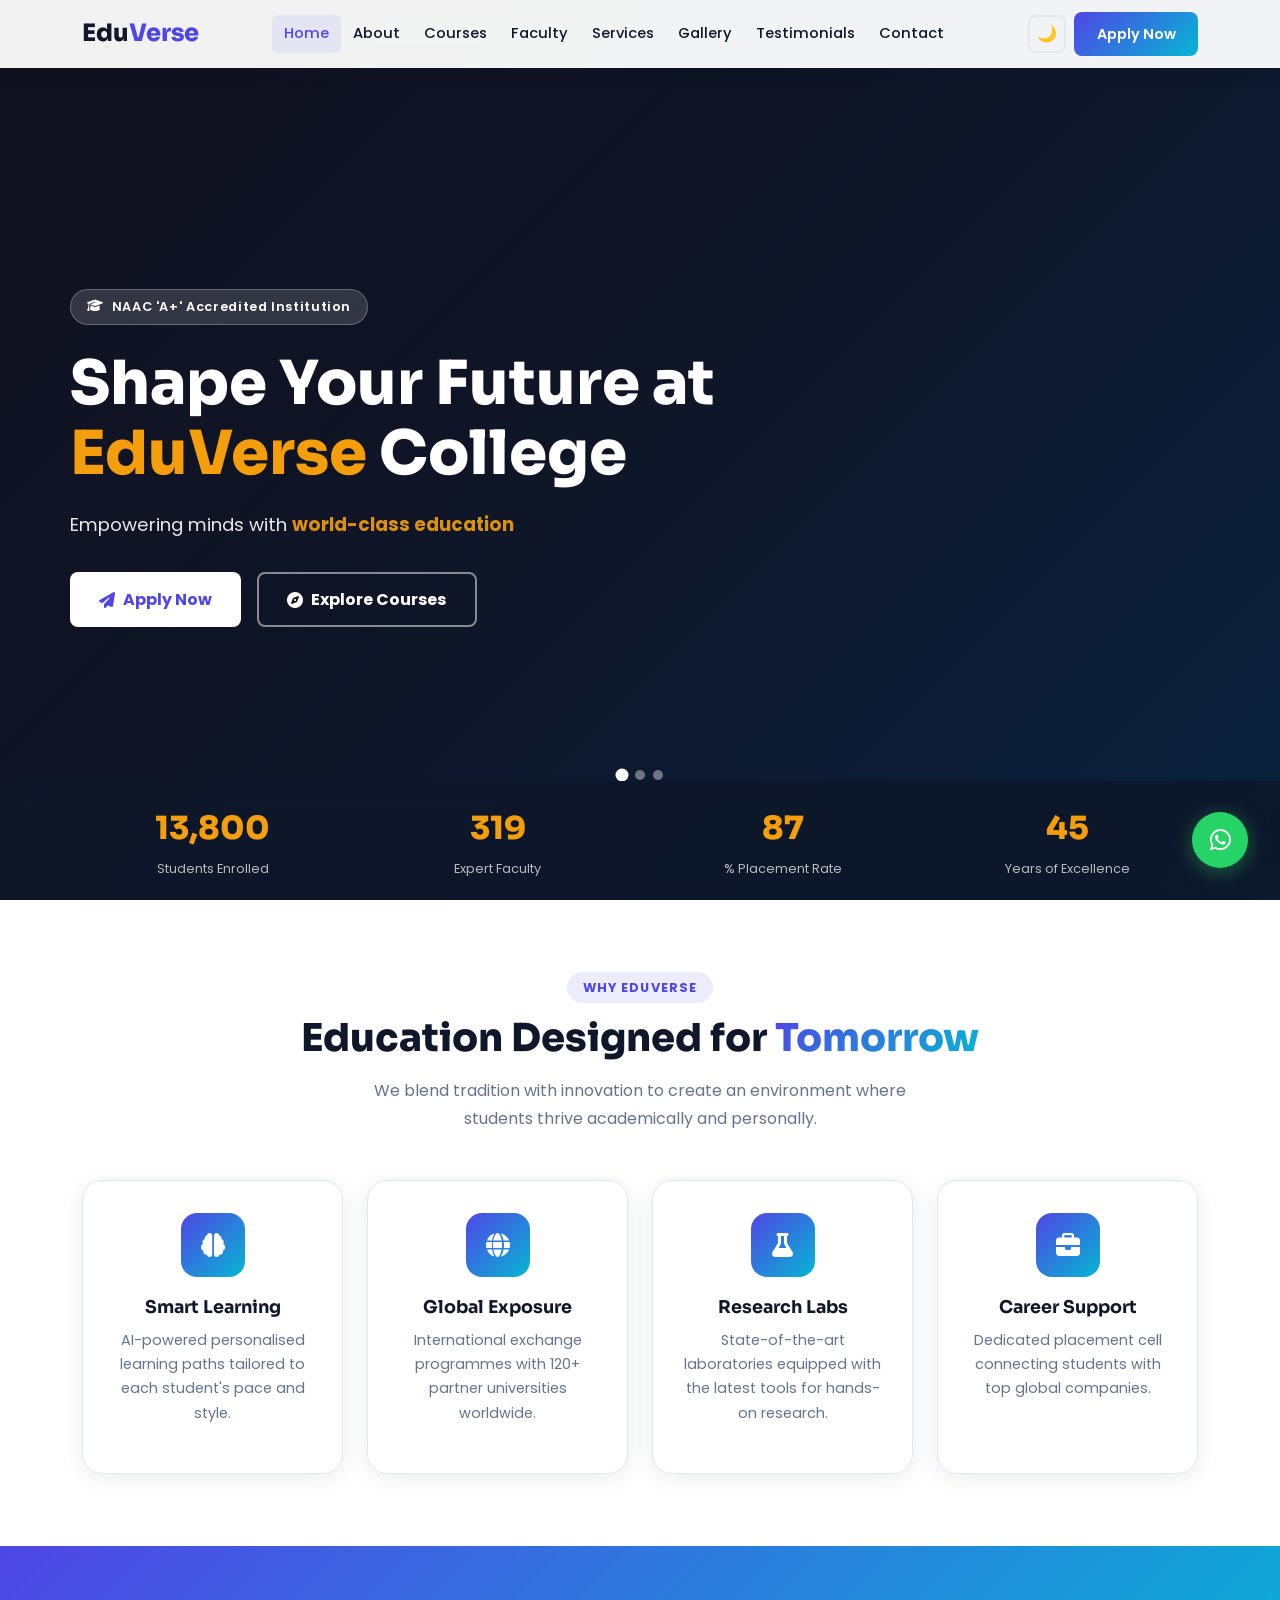
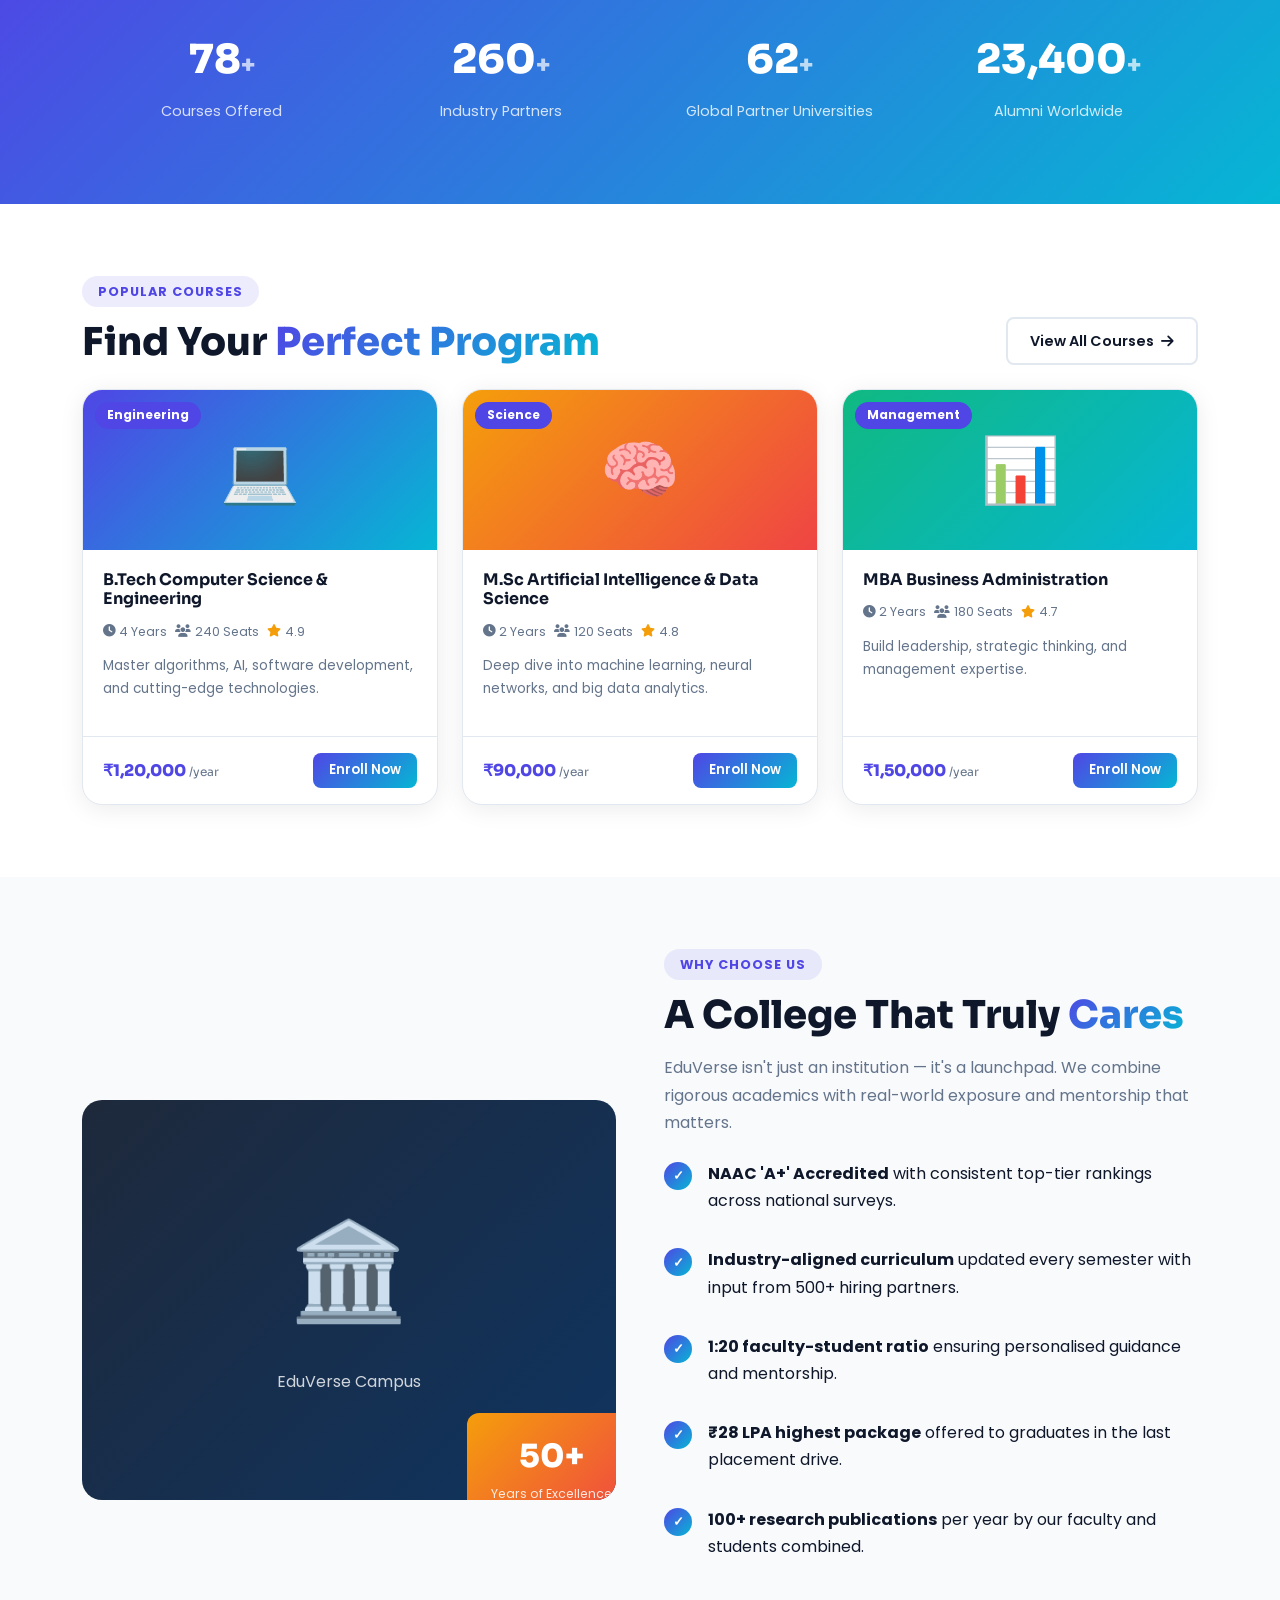
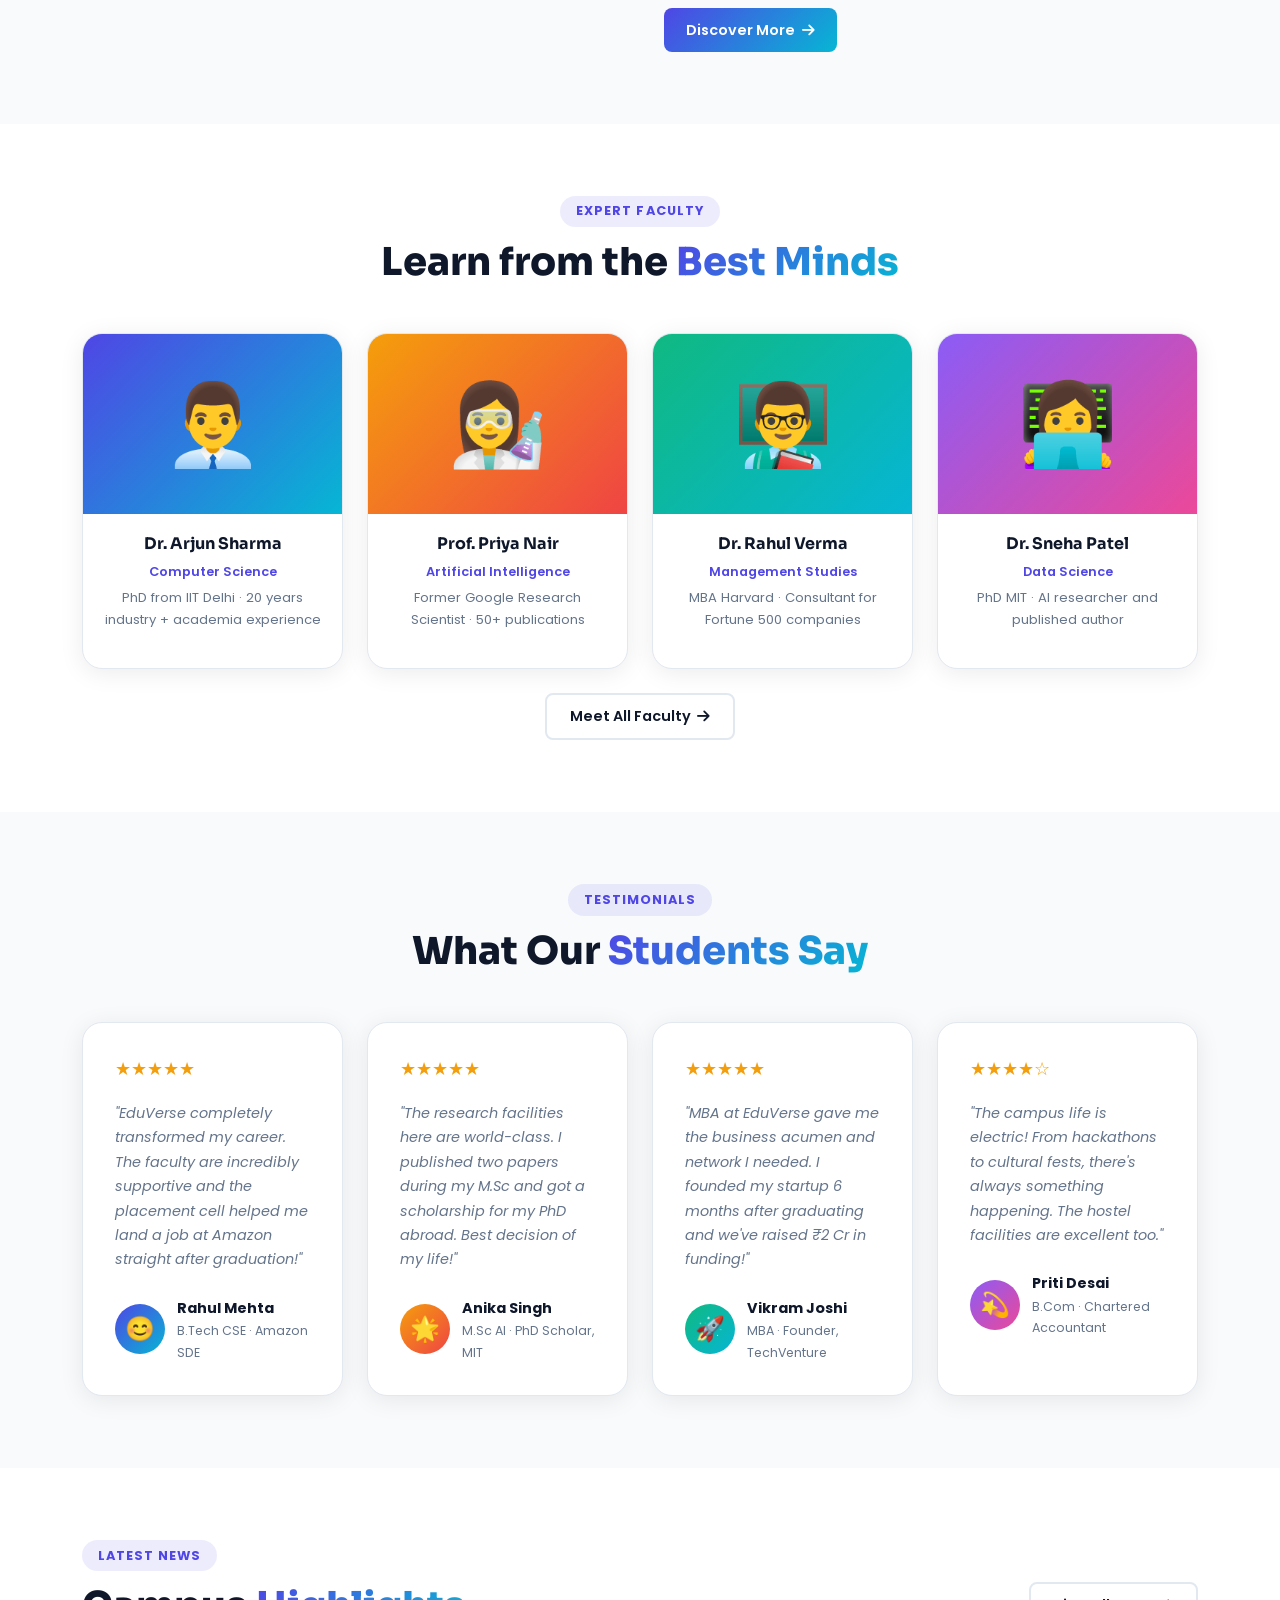
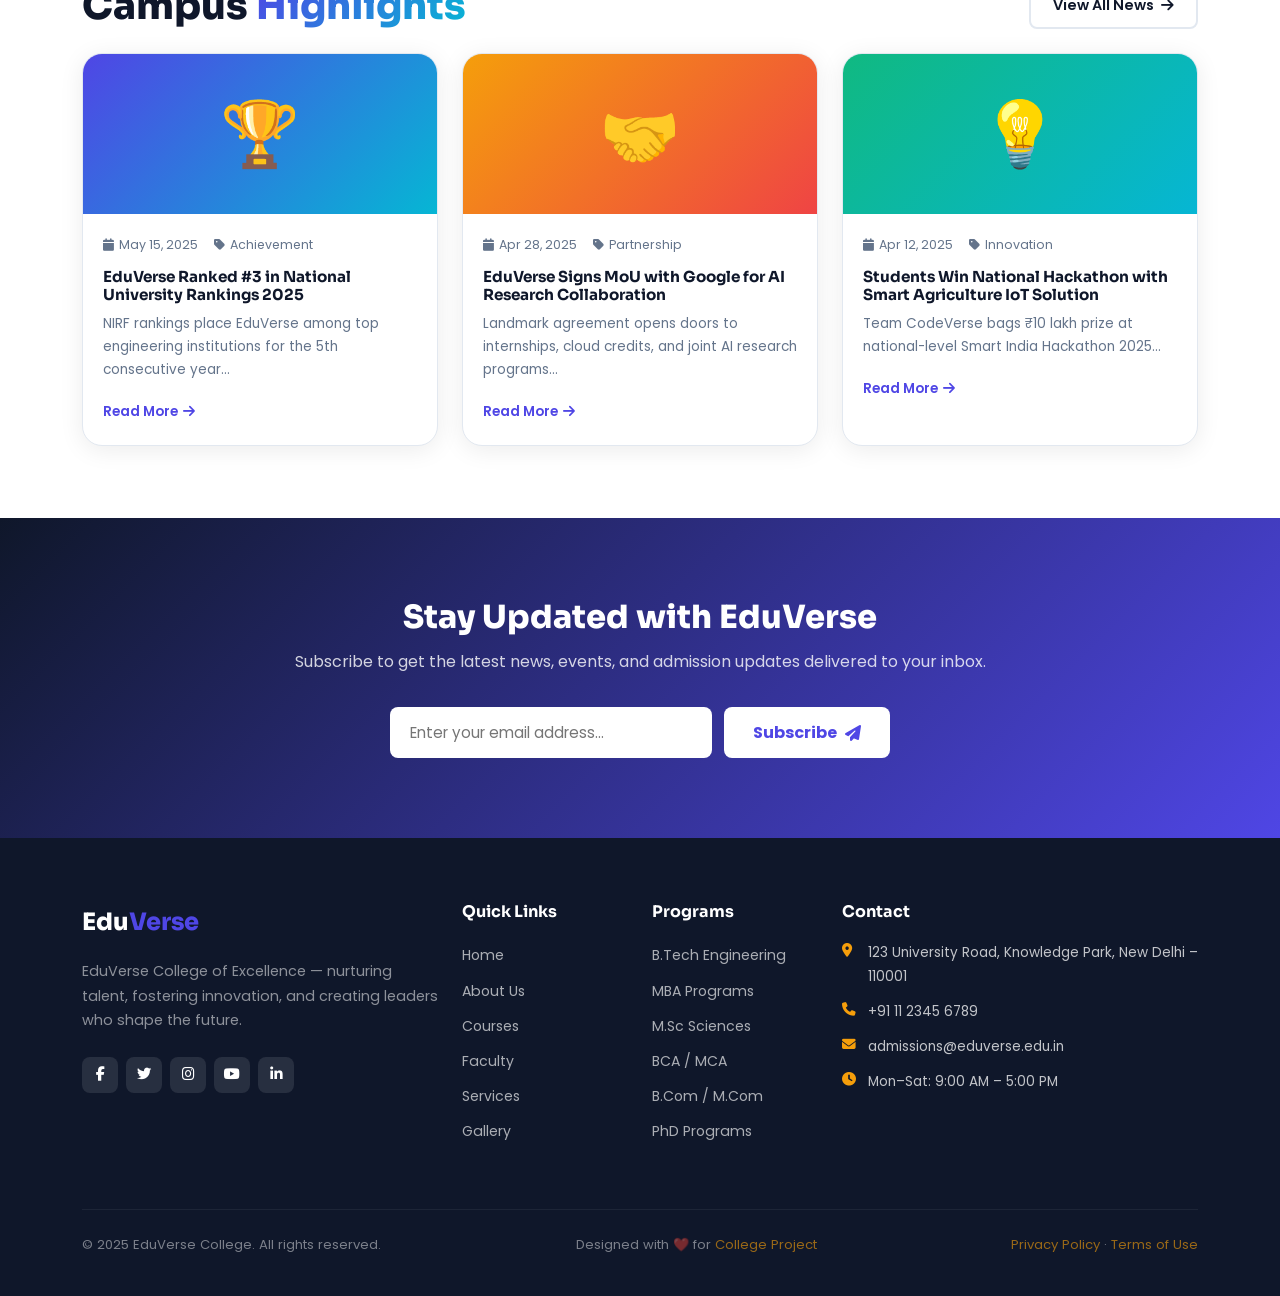
<file: index.html>
<!DOCTYPE html>
<html lang="en" data-theme="light">

<head>
  <meta charset="UTF-8" />
  <meta name="viewport" content="width=device-width, initial-scale=1.0" />
  <title>EduVerse College – Excellence in Education</title>
  <meta name="description" content="EduVerse College offers world-class education with cutting-edge programs, expert faculty, and a vibrant campus life." />

  <!-- Google Fonts -->
  <link rel="preconnect" href="https://fonts.googleapis.com" />
  <link rel="preconnect" href="https://fonts.gstatic.com" crossorigin />
  <link href="https://fonts.googleapis.com/css2?family=Poppins:wght@300;400;500;600;700&family=Sora:wght@600;700;800&display=swap" rel="stylesheet" />

  <!-- Bootstrap 5 CSS -->
  <link href="https://cdn.jsdelivr.net/npm/bootstrap@5.3.3/dist/css/bootstrap.min.css" rel="stylesheet" />

  <!-- Font Awesome -->
  <link rel="stylesheet" href="https://cdnjs.cloudflare.com/ajax/libs/font-awesome/6.5.0/css/all.min.css" />

  <style>
    /* ══ CSS Variables ══ */
    :root {
      --primary: #4f46e5;
      --primary-dark: #3730a3;
      --secondary: #06b6d4;
      --accent: #f59e0b;
      --dark: #0f172a;
      --dark-2: #1e293b;
      --light: #f8fafc;
      --gray: #64748b;
      --gray-light: #e2e8f0;
      --white: #ffffff;
      --radius: 12px;
      --radius-lg: 20px;
      --shadow: 0 4px 24px rgba(0,0,0,0.08);
      --shadow-lg: 0 8px 40px rgba(0,0,0,0.14);
      --transition: all 0.3s ease;
      --font: 'Poppins', sans-serif;
      --font-heading: 'Sora', sans-serif;
      --bg: #ffffff;
      --text: #0f172a;
      --card-bg: #ffffff;
      --nav-bg: rgba(255,255,255,0.95);
    }
    [data-theme="dark"] {
      --bg: #0f172a;
      --text: #f1f5f9;
      --card-bg: #1e293b;
      --nav-bg: rgba(15,23,42,0.97);
      --light: #1e293b;
      --gray-light: #334155;
      --gray: #94a3b8;
      --white: #1e293b;
      --shadow: 0 4px 24px rgba(0,0,0,0.3);
    }

    * { margin:0; padding:0; box-sizing:border-box; }
    html { scroll-behavior:smooth; }
    body { font-family:var(--font); background:var(--bg); color:var(--text); line-height:1.7; transition:var(--transition); }
    h1,h2,h3,h4,h5 { font-family:var(--font-heading); }
    a { text-decoration:none; color:inherit; }

    /* ══ Loading Screen ══ */
    #loading-screen {
      position:fixed; inset:0; background:var(--dark);
      display:flex; flex-direction:column; align-items:center; justify-content:center;
      z-index:9999; transition:opacity 0.5s ease;
    }
    #loading-screen.hidden { opacity:0; pointer-events:none; }
    .loader-logo { font-family:var(--font-heading); font-size:2.5rem; font-weight:800; color:#fff; }
    .loader-logo span { color:var(--accent); }
    .loader-bar { width:200px; height:4px; background:rgba(255,255,255,0.2); border-radius:2px; margin-top:1.5rem; overflow:hidden; }
    .loader-bar-inner { width:0; height:100%; background:linear-gradient(90deg,var(--primary),var(--secondary)); border-radius:2px; animation:loading 2s ease forwards; }
    @keyframes loading { to { width:100%; } }

    /* ══ Navbar ══ */
    .navbar {
      position:fixed; top:0; left:0; right:0; z-index:1000;
      background:var(--nav-bg); backdrop-filter:blur(12px);
      box-shadow:0 2px 20px rgba(0,0,0,0.08);
      padding:0.75rem 0; transition:var(--transition);
    }
    .nav-logo { font-family:var(--font-heading); font-size:1.5rem; font-weight:800; color:var(--text); }
    .nav-logo span { color:var(--primary); }
    .navbar-nav .nav-link {
      color:var(--text) !important; font-weight:500; font-size:0.92rem;
      padding:0.4rem 0.75rem !important; border-radius:6px;
      transition:var(--transition); position:relative;
    }
    .navbar-nav .nav-link:hover,
    .navbar-nav .nav-link.active { color:var(--primary) !important; background:rgba(79,70,229,0.08); }
    .dark-toggle {
      background:none; border:2px solid var(--gray-light);
      border-radius:8px; width:38px; height:38px;
      cursor:pointer; font-size:1rem; transition:var(--transition);
      color:var(--text);
    }
    .dark-toggle:hover { border-color:var(--primary); }
    .navbar-toggler { border:none !important; outline:none !important; box-shadow:none !important; color:var(--text); }

    /* ══ Buttons ══ */
    .btn-primary-custom {
      background:linear-gradient(135deg,var(--primary),var(--secondary));
      color:#fff; border:none; padding:0.6rem 1.4rem; border-radius:8px;
      font-weight:600; font-size:0.9rem; transition:var(--transition);
      display:inline-flex; align-items:center; gap:0.4rem;
    }
    .btn-primary-custom:hover { transform:translateY(-2px); box-shadow:0 6px 20px rgba(79,70,229,0.35); color:#fff; }
    .btn-outline-custom {
      background:transparent; color:var(--text);
      border:2px solid var(--gray-light); padding:0.6rem 1.4rem;
      border-radius:8px; font-weight:600; font-size:0.9rem;
      transition:var(--transition); display:inline-flex; align-items:center; gap:0.4rem;
    }
    .btn-outline-custom:hover { border-color:var(--primary); color:var(--primary); }
    .btn-white-custom {
      background:#fff; color:var(--primary); border:none;
      padding:0.75rem 1.8rem; border-radius:8px;
      font-weight:700; font-size:1rem; transition:var(--transition);
      display:inline-flex; align-items:center; gap:0.5rem;
    }
    .btn-white-custom:hover { transform:translateY(-3px); box-shadow:0 8px 25px rgba(0,0,0,0.2); color:var(--primary); }
    .btn-ghost-white {
      background:transparent; color:#fff;
      border:2px solid rgba(255,255,255,0.5);
      padding:0.75rem 1.8rem; border-radius:8px;
      font-weight:700; font-size:1rem; transition:var(--transition);
      display:inline-flex; align-items:center; gap:0.5rem;
    }
    .btn-ghost-white:hover { border-color:#fff; background:rgba(255,255,255,0.1); color:#fff; }

    /* ══ Hero Section ══ */
    .hero {
      min-height:100vh; position:relative;
      display:flex; flex-direction:column; justify-content:center;
      padding-top:80px; overflow:hidden;
    }
    .hero-bg { position:absolute; inset:0; z-index:0; }
    .hero-slide {
      position:absolute; inset:0; opacity:0;
      transition:opacity 1.2s ease;
    }
    .hero-slide.active { opacity:1; }
    .hero-overlay { position:absolute; inset:0; background:rgba(0,0,0,0.35); }
    .hero-content { position:relative; z-index:2; color:#fff; padding:4rem 0 8rem; }
    .hero-badge {
      display:inline-flex; align-items:center; gap:0.5rem;
      background:rgba(255,255,255,0.15); backdrop-filter:blur(10px);
      border:1px solid rgba(255,255,255,0.25); border-radius:50px;
      padding:0.4rem 1rem; font-size:0.8rem; font-weight:600;
      color:#fff; margin-bottom:1.5rem; letter-spacing:0.05em;
    }
    .hero-content h1 { font-size:clamp(2rem,5vw,3.8rem); font-weight:800; line-height:1.15; margin-bottom:1.25rem; }
    .hero-content p { font-size:1.15rem; opacity:0.9; margin-bottom:2rem; }
    .typing-text { color:var(--accent); }
    .hero-dots { position:absolute; bottom:120px; left:50%; transform:translateX(-50%); z-index:3; display:flex; gap:0.5rem; }
    .hero-dot { width:10px; height:10px; border-radius:50%; background:rgba(255,255,255,0.4); cursor:pointer; transition:var(--transition); }
    .hero-dot.active { background:#fff; transform:scale(1.3); }

    /* Stats Bar */
    .hero-stats {
      position:absolute; bottom:0; left:0; right:0; z-index:3;
      background:rgba(15,23,42,0.85); backdrop-filter:blur(12px);
    }
    .hero-stat-card { text-align:center; padding:1.25rem 1rem; border-right:1px solid rgba(255,255,255,0.1); }
    .hero-stat-card:last-child { border-right:none; }
    .hero-stat-card .num { font-family:var(--font-heading); font-size:2rem; font-weight:800; color:var(--accent); }
    .hero-stat-card .label { color:rgba(255,255,255,0.7); font-size:0.8rem; margin-top:0.2rem; }

    /* ══ Section Common ══ */
    .section-badge {
      display:inline-block; background:rgba(79,70,229,0.1);
      color:var(--primary); font-size:0.8rem; font-weight:700;
      padding:0.3rem 1rem; border-radius:50px;
      letter-spacing:0.08em; text-transform:uppercase; margin-bottom:0.75rem;
    }
    .section-title { font-size:clamp(1.6rem,3.5vw,2.4rem); font-weight:800; margin-bottom:1rem; color:var(--text); }
    .gradient-text { background:linear-gradient(135deg,var(--primary),var(--secondary)); -webkit-background-clip:text; -webkit-text-fill-color:transparent; background-clip:text; }
    .section-desc { color:var(--gray); font-size:1rem; max-width:600px; margin:0 auto; }

    /* ══ Feature Cards ══ */
    .feature-card {
      background:var(--card-bg); border-radius:var(--radius-lg);
      padding:2rem 1.5rem; box-shadow:var(--shadow);
      transition:var(--transition); border:1px solid var(--gray-light);
      text-align:center; height:100%;
    }
    .feature-card:hover { transform:translateY(-6px); box-shadow:var(--shadow-lg); border-color:var(--primary); }
    .feature-card .icon {
      width:64px; height:64px; border-radius:16px; margin:0 auto 1.25rem;
      background:linear-gradient(135deg,var(--primary),var(--secondary));
      display:flex; align-items:center; justify-content:center;
      font-size:1.5rem; color:#fff;
    }
    .feature-card h3 { font-size:1.1rem; font-weight:700; margin-bottom:0.6rem; color:var(--text); }
    .feature-card p { color:var(--gray); font-size:0.9rem; }

    /* ══ Stats Section ══ */
    .stats-section {
      background:linear-gradient(135deg,var(--primary) 0%,var(--secondary) 100%);
      padding:4rem 0;
    }
    .stat-item { text-align:center; padding:1rem; }
    .stat-item .num { font-family:var(--font-heading); font-size:2.5rem; font-weight:800; color:#fff; }
    .stat-item .plus { font-size:1.5rem; color:rgba(255,255,255,0.7); }
    .stat-item .label { color:rgba(255,255,255,0.8); font-size:0.9rem; margin-top:0.3rem; }

    /* ══ Course Cards ══ */
    .course-card {
      background:var(--card-bg); border-radius:var(--radius-lg);
      box-shadow:var(--shadow); border:1px solid var(--gray-light);
      transition:var(--transition); overflow:hidden; display:flex; flex-direction:column; height:100%;
    }
    .course-card:hover { transform:translateY(-6px); box-shadow:var(--shadow-lg); }
    .course-img { height:160px; position:relative; overflow:hidden; }
    .course-badge {
      position:absolute; top:12px; left:12px;
      background:var(--primary); color:#fff;
      padding:0.2rem 0.75rem; border-radius:50px; font-size:0.75rem; font-weight:700;
    }
    .course-body { padding:1.25rem; flex:1; }
    .course-body h3 { font-size:1rem; font-weight:700; margin-bottom:0.75rem; color:var(--text); }
    .course-meta { display:flex; flex-wrap:wrap; gap:0.5rem; margin-bottom:0.75rem; }
    .course-meta span { font-size:0.78rem; color:var(--gray); display:flex; align-items:center; gap:0.25rem; }
    .course-body p { color:var(--gray); font-size:0.85rem; }
    .course-footer { display:flex; justify-content:space-between; align-items:center; padding:1rem 1.25rem; border-top:1px solid var(--gray-light); }
    .course-price { font-family:var(--font-heading); font-weight:800; color:var(--primary); font-size:1rem; }
    .course-price small { color:var(--gray); font-size:0.75rem; font-weight:400; }

    /* ══ Why Us ══ */
    .experience-badge {
      position:absolute; bottom:-20px; right:-20px;
      background:linear-gradient(135deg,var(--accent),#ef4444);
      border-radius:var(--radius); padding:1rem 1.5rem; text-align:center; color:#fff;
    }
    .experience-badge .num { font-family:var(--font-heading); font-size:2rem; font-weight:800; }
    .check-list { list-style:none; padding:0; margin:0 0 2rem 0; }
    .check-item { display:flex; gap:1rem; align-items:flex-start; margin-bottom:1rem; }
    .check { width:28px; height:28px; border-radius:50%; background:linear-gradient(135deg,var(--primary),var(--secondary)); color:#fff; display:flex; align-items:center; justify-content:center; font-size:0.8rem; font-weight:700; flex-shrink:0; margin-top:2px; }

    /* ══ Faculty Cards ══ */
    .faculty-card {
      background:var(--card-bg); border-radius:var(--radius-lg);
      box-shadow:var(--shadow); border:1px solid var(--gray-light);
      transition:var(--transition); overflow:hidden; text-align:center; height:100%;
    }
    .faculty-card:hover { transform:translateY(-6px); box-shadow:var(--shadow-lg); }
    .faculty-img { height:180px; position:relative; overflow:hidden; }
    .faculty-overlay {
      position:absolute; inset:0; background:rgba(79,70,229,0.85);
      display:flex; align-items:center; justify-content:center; gap:1rem;
      opacity:0; transition:var(--transition);
    }
    .faculty-card:hover .faculty-overlay { opacity:1; }
    .faculty-overlay .social-link { color:#fff; font-size:1.2rem; transition:var(--transition); }
    .faculty-overlay .social-link:hover { color:var(--accent); }
    .faculty-body { padding:1.25rem; }
    .faculty-body h3 { font-size:1rem; font-weight:700; color:var(--text); }
    .faculty-body .dept { color:var(--primary); font-size:0.8rem; font-weight:600; margin:0.25rem 0; }
    .faculty-body p { color:var(--gray); font-size:0.82rem; }

    /* ══ Testimonials ══ */
    .testimonial-card {
      background:var(--card-bg); border-radius:var(--radius-lg);
      padding:2rem; box-shadow:var(--shadow); border:1px solid var(--gray-light);
      height:100%;
    }
    .stars { color:var(--accent); font-size:1.1rem; margin-bottom:1rem; }
    .testimonial-card .text { color:var(--gray); font-size:0.9rem; font-style:italic; margin-bottom:1.5rem; }
    .testimonial-author { display:flex; align-items:center; gap:0.75rem; }
    .testimonial-author .name { font-weight:700; font-size:0.9rem; color:var(--text); }
    .testimonial-author .role { font-size:0.78rem; color:var(--gray); }

    /* ══ Blog Cards ══ */
    .blog-card {
      background:var(--card-bg); border-radius:var(--radius-lg);
      box-shadow:var(--shadow); border:1px solid var(--gray-light);
      transition:var(--transition); overflow:hidden; height:100%;
    }
    .blog-card:hover { transform:translateY(-6px); box-shadow:var(--shadow-lg); }
    .blog-img { height:160px; overflow:hidden; }
    .blog-body { padding:1.25rem; }
    .blog-meta { display:flex; gap:1rem; margin-bottom:0.75rem; }
    .blog-meta span { font-size:0.78rem; color:var(--gray); display:flex; align-items:center; gap:0.3rem; }
    .blog-body h3 { font-size:0.95rem; font-weight:700; color:var(--text); margin-bottom:0.5rem; }
    .blog-body p { color:var(--gray); font-size:0.85rem; margin-bottom:1rem; }
    .read-more { color:var(--primary); font-weight:600; font-size:0.85rem; display:inline-flex; align-items:center; gap:0.3rem; transition:var(--transition); }
    .read-more:hover { gap:0.6rem; color:var(--primary-dark); }

    /* ══ Newsletter ══ */
    .newsletter-section {
      background:linear-gradient(135deg,var(--dark) 0%,var(--primary) 100%);
      padding:5rem 0; text-align:center; color:#fff;
    }
    .newsletter-section h2 { font-size:2rem; font-weight:800; margin-bottom:0.75rem; }
    .newsletter-section p { opacity:0.8; margin-bottom:2rem; }
    .newsletter-form { display:flex; gap:0.75rem; max-width:500px; margin:0 auto; flex-wrap:wrap; justify-content:center; }
    .newsletter-form input {
      flex:1; min-width:240px; padding:0.75rem 1.25rem;
      border-radius:8px; border:none; font-family:var(--font); font-size:0.95rem;
      outline:none;
    }

    /* ══ Footer ══ */
    .footer { background:var(--dark); color:rgba(255,255,255,0.75); padding:4rem 0 0; }
    .footer h4 { color:#fff; font-weight:700; margin-bottom:1.25rem; font-size:1rem; }
    .footer-brand p { opacity:0.7; font-size:0.9rem; margin:1rem 0 1.5rem; }
    .footer-links { list-style:none; padding:0; }
    .footer-links li { margin-bottom:0.5rem; }
    .footer-links a { color:rgba(255,255,255,0.65); font-size:0.88rem; transition:var(--transition); }
    .footer-links a:hover { color:var(--accent); padding-left:4px; }
    .footer-contact { list-style:none; padding:0; }
    .footer-contact li { display:flex; gap:0.75rem; align-items:flex-start; margin-bottom:0.75rem; font-size:0.85rem; }
    .footer-contact i { color:var(--accent); margin-top:3px; width:14px; flex-shrink:0; }
    .social-links { display:flex; gap:0.5rem; }
    .social-link-footer {
      width:36px; height:36px; border-radius:8px;
      background:rgba(255,255,255,0.1); color:#fff;
      display:flex; align-items:center; justify-content:center;
      font-size:0.9rem; transition:var(--transition);
    }
    .social-link-footer:hover { background:var(--primary); color:#fff; transform:translateY(-2px); }
    .footer-bottom {
      border-top:1px solid rgba(255,255,255,0.1);
      padding:1.5rem 0; margin-top:3rem;
      display:flex; flex-wrap:wrap; justify-content:space-between;
      gap:0.5rem; font-size:0.82rem; opacity:0.6;
    }
    .footer-bottom a { color:var(--accent); }

    /* ══ WhatsApp Float ══ */
    .wa-float { position:fixed; bottom:2rem; right:2rem; z-index:999; }
    .wa-btn {
      width:56px; height:56px; border-radius:50%;
      background:#25d366; color:#fff; border:none;
      font-size:1.5rem; cursor:pointer; box-shadow:0 4px 20px rgba(37,211,102,0.4);
      transition:var(--transition); display:flex; align-items:center; justify-content:center;
    }
    .wa-btn:hover { transform:scale(1.1); }
    .wa-popup {
      position:absolute; bottom:70px; right:0; width:300px;
      background:var(--card-bg); border-radius:var(--radius-lg);
      box-shadow:var(--shadow-lg); overflow:hidden;
      display:none;
    }
    .wa-popup.show { display:block; animation:slideUp 0.3s ease; }
    @keyframes slideUp { from { opacity:0; transform:translateY(10px); } to { opacity:1; transform:translateY(0); } }
    .wa-popup-header { background:#25d366; color:#fff; padding:1rem; display:flex; gap:0.75rem; align-items:center; }
    .wa-avatar { width:40px; height:40px; border-radius:50%; background:rgba(255,255,255,0.2); display:flex; align-items:center; justify-content:center; font-size:1.2rem; }
    .wa-popup-header h4 { margin:0; font-size:0.9rem; }
    .wa-popup-header p { margin:0; font-size:0.75rem; opacity:0.85; }
    .wa-popup-body { padding:1rem; }
    .wa-popup-body label { font-size:0.82rem; font-weight:600; color:var(--text); margin-bottom:0.25rem; display:block; }
    .wa-popup-body input, .wa-popup-body textarea { width:100%; border:1px solid var(--gray-light); border-radius:8px; padding:0.5rem 0.75rem; font-family:var(--font); font-size:0.85rem; background:var(--bg); color:var(--text); margin-bottom:0.75rem; }
    .wa-send-btn { width:100%; background:#25d366; color:#fff; border:none; border-radius:8px; padding:0.65rem; font-weight:600; cursor:pointer; display:flex; align-items:center; justify-content:center; gap:0.5rem; transition:var(--transition); }
    .wa-send-btn:hover { background:#1ebe5a; }

    /* ══ Back to Top ══ */
    #back-to-top {
      position:fixed; bottom:6rem; right:2rem; z-index:999;
      width:42px; height:42px; border-radius:10px;
      background:var(--primary); color:#fff; border:none;
      font-size:1rem; cursor:pointer; box-shadow:var(--shadow);
      transition:var(--transition); opacity:0; pointer-events:none;
      display:flex; align-items:center; justify-content:center;
    }
    #back-to-top.show { opacity:1; pointer-events:auto; }
    #back-to-top:hover { transform:translateY(-3px); }

    /* ══ Reveal Animations ══ */
    .reveal { opacity:0; transform:translateY(30px); transition:all 0.7s ease; }
    .reveal.visible { opacity:1; transform:translateY(0); }
    .reveal-zoom { opacity:0; transform:scale(0.9); transition:all 0.6s ease; }
    .reveal-zoom.visible { opacity:1; transform:scale(1); }
    .reveal-left { opacity:0; transform:translateX(-40px); transition:all 0.7s ease; }
    .reveal-left.visible { opacity:1; transform:translateX(0); }
    .reveal-right { opacity:0; transform:translateX(40px); transition:all 0.7s ease; }
    .reveal-right.visible { opacity:1; transform:translateX(0); }

    /* ══ Campus Image Placeholder ══ */
    .campus-placeholder {
      width:100%; min-height:400px;
      background:linear-gradient(135deg,#1e293b,#0f3460);
      border-radius:var(--radius-lg);
      display:flex; flex-direction:column;
      align-items:center; justify-content:center;
      color:#fff; position:relative; overflow:hidden;
    }

    /* Responsive tweaks */
    @media (max-width: 768px) {
      .hero-content h1 { font-size:2rem; }
      .hero-stat-card { border-right:none; border-bottom:1px solid rgba(255,255,255,0.1); }
      .hero-stats .row > [class*="col"]:last-child .hero-stat-card { border-bottom:none; }
      .newsletter-form { flex-direction:column; }
      .newsletter-form input { min-width:100%; }
      .footer-bottom { flex-direction:column; align-items:center; text-align:center; }
      .wa-popup { width:260px; }
    }
  </style>
</head>

<body>

  <!-- ══ Loading Screen ══ -->
  <div id="loading-screen">
    <div class="loader-logo">EduVerse<span>.</span></div>
    <div class="loader-bar"><div class="loader-bar-inner"></div></div>
  </div>

  <!-- ══ Navbar ══ -->
  <nav class="navbar navbar-expand-lg">
    <div class="container">
      <a class="nav-logo" href="#">Edu<span>Verse</span></a>
      <button class="navbar-toggler" type="button" data-bs-toggle="collapse" data-bs-target="#navMenu">
        <i class="fas fa-bars"></i>
      </button>
      <div class="collapse navbar-collapse" id="navMenu">
        <ul class="navbar-nav mx-auto">
          <li class="nav-item"><a class="nav-link active" href="#">Home</a></li>
          <li class="nav-item"><a class="nav-link" href="about.html">About</a></li>
          <li class="nav-item"><a class="nav-link" href="courses.html">Courses</a></li>
          <li class="nav-item"><a class="nav-link" href="faculty.html">Faculty</a></li>
          <li class="nav-item"><a class="nav-link" href="services.html">Services</a></li>
          <li class="nav-item"><a class="nav-link" href="gallery.html">Gallery</a></li>
          <li class="nav-item"><a class="nav-link" href="testimonials.html">Testimonials</a></li>
          <li class="nav-item"><a class="nav-link" href="contact.html">Contact</a></li>
        </ul>
        <div class="d-flex align-items-center gap-2 mt-2 mt-lg-0">
          <button class="dark-toggle" id="darkToggle" title="Toggle Dark Mode">🌙</button>
          <a href="contact.html" class="btn-primary-custom">Apply Now</a>
        </div>
      </div>
    </div>
  </nav>

  <!-- ══ Hero Section ══ -->
  <section class="hero" id="home">
    <div class="hero-bg">
      <div class="hero-slide active" style="background:linear-gradient(135deg,#1a1a2e 0%,#16213e 50%,#0f3460 100%);"></div>
      <div class="hero-slide" style="background:linear-gradient(135deg,#0d0d0d 0%,#1a1a2e 50%,#2d1b69 100%);"></div>
      <div class="hero-slide" style="background:linear-gradient(135deg,#0a0a23 0%,#0d2137 50%,#1a3a5c 100%);"></div>
      <div class="hero-overlay"></div>
    </div>

    <div class="container hero-content">
      <div class="hero-badge">
        <i class="fas fa-graduation-cap"></i> NAAC 'A+' Accredited Institution
      </div>
      <h1>Shape Your Future at<br><span style="color:var(--accent)">EduVerse</span> College</h1>
      <p>Empowering minds with <strong class="typing-text" id="typingText">world-class education</strong></p>
      <div class="d-flex flex-wrap gap-3">
        <a href="contact.html" class="btn-white-custom"><i class="fas fa-paper-plane"></i> Apply Now</a>
        <a href="courses.html" class="btn-ghost-white"><i class="fas fa-compass"></i> Explore Courses</a>
      </div>
    </div>

    <div class="hero-dots">
      <div class="hero-dot active" onclick="goToSlide(0)"></div>
      <div class="hero-dot" onclick="goToSlide(1)"></div>
      <div class="hero-dot" onclick="goToSlide(2)"></div>
    </div>

    <div class="hero-stats">
      <div class="container">
        <div class="row">
          <div class="col-6 col-md-3">
            <div class="hero-stat-card reveal-zoom">
              <div class="num" data-count="15000">0</div>
              <div class="label">Students Enrolled</div>
            </div>
          </div>
          <div class="col-6 col-md-3">
            <div class="hero-stat-card reveal-zoom">
              <div class="num" data-count="350">0</div>
              <div class="label">Expert Faculty</div>
            </div>
          </div>
          <div class="col-6 col-md-3">
            <div class="hero-stat-card reveal-zoom">
              <div class="num" data-count="96">0</div>
              <div class="label">% Placement Rate</div>
            </div>
          </div>
          <div class="col-6 col-md-3">
            <div class="hero-stat-card reveal-zoom">
              <div class="num" data-count="50">0</div>
              <div class="label">Years of Excellence</div>
            </div>
          </div>
        </div>
      </div>
    </div>
  </section>

  <!-- ══ Features – Why EduVerse ══ -->
  <section class="py-5">
    <div class="container py-4">
      <div class="text-center mb-5 reveal">
        <span class="section-badge">Why EduVerse</span>
        <h2 class="section-title">Education Designed for <span class="gradient-text">Tomorrow</span></h2>
        <p class="section-desc">We blend tradition with innovation to create an environment where students thrive academically and personally.</p>
      </div>
      <div class="row g-4">
        <div class="col-sm-6 col-lg-3 reveal">
          <div class="feature-card">
            <div class="icon"><i class="fas fa-brain"></i></div>
            <h3>Smart Learning</h3>
            <p>AI-powered personalised learning paths tailored to each student's pace and style.</p>
          </div>
        </div>
        <div class="col-sm-6 col-lg-3 reveal">
          <div class="feature-card">
            <div class="icon"><i class="fas fa-globe"></i></div>
            <h3>Global Exposure</h3>
            <p>International exchange programmes with 120+ partner universities worldwide.</p>
          </div>
        </div>
        <div class="col-sm-6 col-lg-3 reveal">
          <div class="feature-card">
            <div class="icon"><i class="fas fa-flask"></i></div>
            <h3>Research Labs</h3>
            <p>State-of-the-art laboratories equipped with the latest tools for hands-on research.</p>
          </div>
        </div>
        <div class="col-sm-6 col-lg-3 reveal">
          <div class="feature-card">
            <div class="icon"><i class="fas fa-briefcase"></i></div>
            <h3>Career Support</h3>
            <p>Dedicated placement cell connecting students with top global companies.</p>
          </div>
        </div>
      </div>
    </div>
  </section>

  <!-- ══ Stats Counter ══ -->
  <section class="stats-section">
    <div class="container">
      <div class="row g-0 text-center">
        <div class="col-6 col-md-3">
          <div class="stat-item reveal-zoom">
            <div class="num"><span data-count="150">0</span><span class="plus">+</span></div>
            <div class="label">Courses Offered</div>
          </div>
        </div>
        <div class="col-6 col-md-3">
          <div class="stat-item reveal-zoom">
            <div class="num"><span data-count="500">0</span><span class="plus">+</span></div>
            <div class="label">Industry Partners</div>
          </div>
        </div>
        <div class="col-6 col-md-3">
          <div class="stat-item reveal-zoom">
            <div class="num"><span data-count="120">0</span><span class="plus">+</span></div>
            <div class="label">Global Partner Universities</div>
          </div>
        </div>
        <div class="col-6 col-md-3">
          <div class="stat-item reveal-zoom">
            <div class="num"><span data-count="45000">0</span><span class="plus">+</span></div>
            <div class="label">Alumni Worldwide</div>
          </div>
        </div>
      </div>
    </div>
  </section>

  <!-- ══ Popular Courses ══ -->
  <section class="py-5">
    <div class="container py-4">
      <div class="d-flex flex-wrap justify-content-between align-items-end gap-3 mb-4 reveal">
        <div>
          <span class="section-badge">Popular Courses</span>
          <h2 class="section-title mb-0">Find Your <span class="gradient-text">Perfect Program</span></h2>
        </div>
        <a href="courses.html" class="btn-outline-custom">View All Courses <i class="fas fa-arrow-right"></i></a>
      </div>
      <div class="row g-4">
        <div class="col-md-6 col-lg-4 reveal">
          <div class="course-card">
            <div class="course-img">
              <div style="width:100%;height:100%;background:linear-gradient(135deg,#4f46e5,#06b6d4);display:flex;align-items:center;justify-content:center;font-size:4rem;">💻</div>
              <span class="course-badge">Engineering</span>
            </div>
            <div class="course-body">
              <h3>B.Tech Computer Science & Engineering</h3>
              <div class="course-meta">
                <span><i class="fas fa-clock"></i> 4 Years</span>
                <span><i class="fas fa-users"></i> 240 Seats</span>
                <span><i class="fas fa-star" style="color:var(--accent)"></i> 4.9</span>
              </div>
              <p>Master algorithms, AI, software development, and cutting-edge technologies.</p>
            </div>
            <div class="course-footer">
              <div class="course-price">₹1,20,000 <small>/year</small></div>
              <a href="courses.html" class="btn-primary-custom" style="padding:0.4rem 1rem;font-size:0.82rem;">Enroll Now</a>
            </div>
          </div>
        </div>
        <div class="col-md-6 col-lg-4 reveal">
          <div class="course-card">
            <div class="course-img">
              <div style="width:100%;height:100%;background:linear-gradient(135deg,#f59e0b,#ef4444);display:flex;align-items:center;justify-content:center;font-size:4rem;">🧠</div>
              <span class="course-badge">Science</span>
            </div>
            <div class="course-body">
              <h3>M.Sc Artificial Intelligence & Data Science</h3>
              <div class="course-meta">
                <span><i class="fas fa-clock"></i> 2 Years</span>
                <span><i class="fas fa-users"></i> 120 Seats</span>
                <span><i class="fas fa-star" style="color:var(--accent)"></i> 4.8</span>
              </div>
              <p>Deep dive into machine learning, neural networks, and big data analytics.</p>
            </div>
            <div class="course-footer">
              <div class="course-price">₹90,000 <small>/year</small></div>
              <a href="courses.html" class="btn-primary-custom" style="padding:0.4rem 1rem;font-size:0.82rem;">Enroll Now</a>
            </div>
          </div>
        </div>
        <div class="col-md-6 col-lg-4 reveal">
          <div class="course-card">
            <div class="course-img">
              <div style="width:100%;height:100%;background:linear-gradient(135deg,#10b981,#06b6d4);display:flex;align-items:center;justify-content:center;font-size:4rem;">📊</div>
              <span class="course-badge">Management</span>
            </div>
            <div class="course-body">
              <h3>MBA Business Administration</h3>
              <div class="course-meta">
                <span><i class="fas fa-clock"></i> 2 Years</span>
                <span><i class="fas fa-users"></i> 180 Seats</span>
                <span><i class="fas fa-star" style="color:var(--accent)"></i> 4.7</span>
              </div>
              <p>Build leadership, strategic thinking, and management expertise.</p>
            </div>
            <div class="course-footer">
              <div class="course-price">₹1,50,000 <small>/year</small></div>
              <a href="courses.html" class="btn-primary-custom" style="padding:0.4rem 1rem;font-size:0.82rem;">Enroll Now</a>
            </div>
          </div>
        </div>
      </div>
    </div>
  </section>

  <!-- ══ Why Choose Us (Detail) ══ -->
  <section class="py-5" style="background:var(--light);">
    <div class="container py-4">
      <div class="row align-items-center g-5">
        <div class="col-lg-6 reveal-left">
          <div class="campus-placeholder">
            <span style="font-size:6rem;">🏛️</span>
            <p style="opacity:0.8;margin-top:1rem;">EduVerse Campus</p>
            <div class="experience-badge">
              <div class="num">50+</div>
              <p style="margin:0;font-size:0.78rem;opacity:0.85;">Years of Excellence</p>
            </div>
          </div>
        </div>
        <div class="col-lg-6 reveal-right">
          <span class="section-badge">Why Choose Us</span>
          <h2 class="section-title">A College That Truly <span class="gradient-text">Cares</span></h2>
          <p class="mb-4" style="color:var(--gray);">EduVerse isn't just an institution — it's a launchpad. We combine rigorous academics with real-world exposure and mentorship that matters.</p>
          <ul class="check-list">
            <li class="check-item"><div class="check">✓</div><p><strong>NAAC 'A+' Accredited</strong> with consistent top-tier rankings across national surveys.</p></li>
            <li class="check-item"><div class="check">✓</div><p><strong>Industry-aligned curriculum</strong> updated every semester with input from 500+ hiring partners.</p></li>
            <li class="check-item"><div class="check">✓</div><p><strong>1:20 faculty-student ratio</strong> ensuring personalised guidance and mentorship.</p></li>
            <li class="check-item"><div class="check">✓</div><p><strong>₹28 LPA highest package</strong> offered to graduates in the last placement drive.</p></li>
            <li class="check-item"><div class="check">✓</div><p><strong>100+ research publications</strong> per year by our faculty and students combined.</p></li>
          </ul>
          <a href="about.html" class="btn-primary-custom">Discover More <i class="fas fa-arrow-right"></i></a>
        </div>
      </div>
    </div>
  </section>

  <!-- ══ Faculty Highlights ══ -->
  <section class="py-5">
    <div class="container py-4">
      <div class="text-center mb-5 reveal">
        <span class="section-badge">Expert Faculty</span>
        <h2 class="section-title">Learn from the <span class="gradient-text">Best Minds</span></h2>
      </div>
      <div class="row g-4">
        <div class="col-sm-6 col-lg-3 reveal">
          <div class="faculty-card">
            <div class="faculty-img">
              <div style="width:100%;height:100%;background:linear-gradient(135deg,#4f46e5,#06b6d4);display:flex;align-items:center;justify-content:center;font-size:5rem;">👨‍💼</div>
              <div class="faculty-overlay">
                <a href="#" class="social-link"><i class="fab fa-linkedin"></i></a>
                <a href="#" class="social-link"><i class="fab fa-twitter"></i></a>
              </div>
            </div>
            <div class="faculty-body">
              <h3>Dr. Arjun Sharma</h3>
              <p class="dept">Computer Science</p>
              <p>PhD from IIT Delhi · 20 years industry + academia experience</p>
            </div>
          </div>
        </div>
        <div class="col-sm-6 col-lg-3 reveal">
          <div class="faculty-card">
            <div class="faculty-img">
              <div style="width:100%;height:100%;background:linear-gradient(135deg,#f59e0b,#ef4444);display:flex;align-items:center;justify-content:center;font-size:5rem;">👩‍🔬</div>
              <div class="faculty-overlay">
                <a href="#" class="social-link"><i class="fab fa-linkedin"></i></a>
                <a href="#" class="social-link"><i class="fab fa-twitter"></i></a>
              </div>
            </div>
            <div class="faculty-body">
              <h3>Prof. Priya Nair</h3>
              <p class="dept">Artificial Intelligence</p>
              <p>Former Google Research Scientist · 50+ publications</p>
            </div>
          </div>
        </div>
        <div class="col-sm-6 col-lg-3 reveal">
          <div class="faculty-card">
            <div class="faculty-img">
              <div style="width:100%;height:100%;background:linear-gradient(135deg,#10b981,#06b6d4);display:flex;align-items:center;justify-content:center;font-size:5rem;">👨‍🏫</div>
              <div class="faculty-overlay">
                <a href="#" class="social-link"><i class="fab fa-linkedin"></i></a>
                <a href="#" class="social-link"><i class="fab fa-twitter"></i></a>
              </div>
            </div>
            <div class="faculty-body">
              <h3>Dr. Rahul Verma</h3>
              <p class="dept">Management Studies</p>
              <p>MBA Harvard · Consultant for Fortune 500 companies</p>
            </div>
          </div>
        </div>
        <div class="col-sm-6 col-lg-3 reveal">
          <div class="faculty-card">
            <div class="faculty-img">
              <div style="width:100%;height:100%;background:linear-gradient(135deg,#8b5cf6,#ec4899);display:flex;align-items:center;justify-content:center;font-size:5rem;">👩‍💻</div>
              <div class="faculty-overlay">
                <a href="#" class="social-link"><i class="fab fa-linkedin"></i></a>
                <a href="#" class="social-link"><i class="fab fa-twitter"></i></a>
              </div>
            </div>
            <div class="faculty-body">
              <h3>Dr. Sneha Patel</h3>
              <p class="dept">Data Science</p>
              <p>PhD MIT · AI researcher and published author</p>
            </div>
          </div>
        </div>
      </div>
      <div class="text-center mt-4">
        <a href="faculty.html" class="btn-outline-custom">Meet All Faculty <i class="fas fa-arrow-right"></i></a>
      </div>
    </div>
  </section>

  <!-- ══ Testimonials ══ -->
  <section class="py-5" style="background:var(--light);">
    <div class="container py-4">
      <div class="text-center mb-5 reveal">
        <span class="section-badge">Testimonials</span>
        <h2 class="section-title">What Our <span class="gradient-text">Students Say</span></h2>
      </div>
      <div class="row g-4" id="testimonialRow">
        <div class="col-md-6 col-lg-3 reveal">
          <div class="testimonial-card">
            <div class="stars">★★★★★</div>
            <p class="text">"EduVerse completely transformed my career. The faculty are incredibly supportive and the placement cell helped me land a job at Amazon straight after graduation!"</p>
            <div class="testimonial-author">
              <div style="width:50px;height:50px;border-radius:50%;background:linear-gradient(135deg,#4f46e5,#06b6d4);display:flex;align-items:center;justify-content:center;font-size:1.5rem;flex-shrink:0;">😊</div>
              <div>
                <div class="name">Rahul Mehta</div>
                <div class="role">B.Tech CSE · Amazon SDE</div>
              </div>
            </div>
          </div>
        </div>
        <div class="col-md-6 col-lg-3 reveal">
          <div class="testimonial-card">
            <div class="stars">★★★★★</div>
            <p class="text">"The research facilities here are world-class. I published two papers during my M.Sc and got a scholarship for my PhD abroad. Best decision of my life!"</p>
            <div class="testimonial-author">
              <div style="width:50px;height:50px;border-radius:50%;background:linear-gradient(135deg,#f59e0b,#ef4444);display:flex;align-items:center;justify-content:center;font-size:1.5rem;flex-shrink:0;">🌟</div>
              <div>
                <div class="name">Anika Singh</div>
                <div class="role">M.Sc AI · PhD Scholar, MIT</div>
              </div>
            </div>
          </div>
        </div>
        <div class="col-md-6 col-lg-3 reveal">
          <div class="testimonial-card">
            <div class="stars">★★★★★</div>
            <p class="text">"MBA at EduVerse gave me the business acumen and network I needed. I founded my startup 6 months after graduating and we've raised ₹2 Cr in funding!"</p>
            <div class="testimonial-author">
              <div style="width:50px;height:50px;border-radius:50%;background:linear-gradient(135deg,#10b981,#06b6d4);display:flex;align-items:center;justify-content:center;font-size:1.5rem;flex-shrink:0;">🚀</div>
              <div>
                <div class="name">Vikram Joshi</div>
                <div class="role">MBA · Founder, TechVenture</div>
              </div>
            </div>
          </div>
        </div>
        <div class="col-md-6 col-lg-3 reveal">
          <div class="testimonial-card">
            <div class="stars">★★★★☆</div>
            <p class="text">"The campus life is electric! From hackathons to cultural fests, there's always something happening. The hostel facilities are excellent too."</p>
            <div class="testimonial-author">
              <div style="width:50px;height:50px;border-radius:50%;background:linear-gradient(135deg,#8b5cf6,#ec4899);display:flex;align-items:center;justify-content:center;font-size:1.5rem;flex-shrink:0;">💫</div>
              <div>
                <div class="name">Priti Desai</div>
                <div class="role">B.Com · Chartered Accountant</div>
              </div>
            </div>
          </div>
        </div>
      </div>
    </div>
  </section>

  <!-- ══ Blog / News ══ -->
  <section class="py-5">
    <div class="container py-4">
      <div class="d-flex flex-wrap justify-content-between align-items-end gap-3 mb-4 reveal">
        <div>
          <span class="section-badge">Latest News</span>
          <h2 class="section-title mb-0">Campus <span class="gradient-text">Highlights</span></h2>
        </div>
        <a href="#" class="btn-outline-custom">View All News <i class="fas fa-arrow-right"></i></a>
      </div>
      <div class="row g-4">
        <div class="col-md-4 reveal">
          <div class="blog-card">
            <div class="blog-img">
              <div style="width:100%;height:100%;background:linear-gradient(135deg,#4f46e5,#06b6d4);display:flex;align-items:center;justify-content:center;font-size:4rem;">🏆</div>
            </div>
            <div class="blog-body">
              <div class="blog-meta">
                <span><i class="fas fa-calendar"></i> May 15, 2025</span>
                <span><i class="fas fa-tag"></i> Achievement</span>
              </div>
              <h3>EduVerse Ranked #3 in National University Rankings 2025</h3>
              <p>NIRF rankings place EduVerse among top engineering institutions for the 5th consecutive year...</p>
              <a href="#" class="read-more">Read More <i class="fas fa-arrow-right"></i></a>
            </div>
          </div>
        </div>
        <div class="col-md-4 reveal">
          <div class="blog-card">
            <div class="blog-img">
              <div style="width:100%;height:100%;background:linear-gradient(135deg,#f59e0b,#ef4444);display:flex;align-items:center;justify-content:center;font-size:4rem;">🤝</div>
            </div>
            <div class="blog-body">
              <div class="blog-meta">
                <span><i class="fas fa-calendar"></i> Apr 28, 2025</span>
                <span><i class="fas fa-tag"></i> Partnership</span>
              </div>
              <h3>EduVerse Signs MoU with Google for AI Research Collaboration</h3>
              <p>Landmark agreement opens doors to internships, cloud credits, and joint AI research programs...</p>
              <a href="#" class="read-more">Read More <i class="fas fa-arrow-right"></i></a>
            </div>
          </div>
        </div>
        <div class="col-md-4 reveal">
          <div class="blog-card">
            <div class="blog-img">
              <div style="width:100%;height:100%;background:linear-gradient(135deg,#10b981,#06b6d4);display:flex;align-items:center;justify-content:center;font-size:4rem;">💡</div>
            </div>
            <div class="blog-body">
              <div class="blog-meta">
                <span><i class="fas fa-calendar"></i> Apr 12, 2025</span>
                <span><i class="fas fa-tag"></i> Innovation</span>
              </div>
              <h3>Students Win National Hackathon with Smart Agriculture IoT Solution</h3>
              <p>Team CodeVerse bags ₹10 lakh prize at national-level Smart India Hackathon 2025...</p>
              <a href="#" class="read-more">Read More <i class="fas fa-arrow-right"></i></a>
            </div>
          </div>
        </div>
      </div>
    </div>
  </section>

  <!-- ══ Newsletter ══ -->
  <section class="newsletter-section">
    <div class="container reveal-zoom">
      <h2>Stay Updated with EduVerse</h2>
      <p>Subscribe to get the latest news, events, and admission updates delivered to your inbox.</p>
      <form class="newsletter-form" onsubmit="return false;">
        <input type="email" placeholder="Enter your email address..." required />
        <button type="submit" class="btn-white-custom">Subscribe <i class="fas fa-paper-plane"></i></button>
      </form>
    </div>
  </section>

  <!-- ══ Footer ══ -->
  <footer class="footer">
    <div class="container">
      <div class="row g-4">
        <div class="col-lg-4 col-md-6">
          <div class="footer-brand">
            <a href="#" class="nav-logo" style="color:#fff;">Edu<span>Verse</span></a>
            <p>EduVerse College of Excellence — nurturing talent, fostering innovation, and creating leaders who shape the future.</p>
            <div class="social-links">
              <a href="#" class="social-link-footer"><i class="fab fa-facebook-f"></i></a>
              <a href="#" class="social-link-footer"><i class="fab fa-twitter"></i></a>
              <a href="#" class="social-link-footer"><i class="fab fa-instagram"></i></a>
              <a href="#" class="social-link-footer"><i class="fab fa-youtube"></i></a>
              <a href="#" class="social-link-footer"><i class="fab fa-linkedin-in"></i></a>
            </div>
          </div>
        </div>
        <div class="col-lg-2 col-md-6 col-sm-4">
          <h4>Quick Links</h4>
          <ul class="footer-links">
            <li><a href="#">Home</a></li>
            <li><a href="about.html">About Us</a></li>
            <li><a href="courses.html">Courses</a></li>
            <li><a href="faculty.html">Faculty</a></li>
            <li><a href="services.html">Services</a></li>
            <li><a href="gallery.html">Gallery</a></li>
          </ul>
        </div>
        <div class="col-lg-2 col-md-6 col-sm-4">
          <h4>Programs</h4>
          <ul class="footer-links">
            <li><a href="courses.html">B.Tech Engineering</a></li>
            <li><a href="courses.html">MBA Programs</a></li>
            <li><a href="courses.html">M.Sc Sciences</a></li>
            <li><a href="courses.html">BCA / MCA</a></li>
            <li><a href="courses.html">B.Com / M.Com</a></li>
            <li><a href="courses.html">PhD Programs</a></li>
          </ul>
        </div>
        <div class="col-lg-4 col-md-6 col-sm-4">
          <h4>Contact</h4>
          <ul class="footer-contact">
            <li><i class="fas fa-map-marker-alt"></i><span>123 University Road, Knowledge Park, New Delhi – 110001</span></li>
            <li><i class="fas fa-phone"></i><span>+91 11 2345 6789</span></li>
            <li><i class="fas fa-envelope"></i><span>admissions@eduverse.edu.in</span></li>
            <li><i class="fas fa-clock"></i><span>Mon–Sat: 9:00 AM – 5:00 PM</span></li>
          </ul>
        </div>
      </div>
      <div class="footer-bottom">
        <p>© 2025 EduVerse College. All rights reserved.</p>
        <p>Designed with ❤️ for <a href="#">College Project</a></p>
        <p><a href="#">Privacy Policy</a> · <a href="#">Terms of Use</a></p>
      </div>
    </div>
  </footer>

  <!-- ══ WhatsApp Float ══ -->
  <div class="wa-float">
    <div class="wa-popup" id="waPopup">
      <div class="wa-popup-header">
        <div class="wa-avatar">💬</div>
        <div>
          <h4>EduVerse Support</h4>
          <p>Typically replies in minutes</p>
        </div>
      </div>
      <div class="wa-popup-body">
        <label>Your Name</label>
        <input id="waName" type="text" placeholder="Enter your name..." />
        <label>Message</label>
        <textarea id="waMsg" rows="3" placeholder="How can we help you?"></textarea>
        <button class="wa-send-btn" onclick="sendWA()">
          <i class="fab fa-whatsapp"></i> Send on WhatsApp
        </button>
      </div>
    </div>
    <button class="wa-btn" id="waToggle" title="Chat on WhatsApp">
      <i class="fab fa-whatsapp"></i>
    </button>
  </div>

  <!-- ══ Back to Top ══ -->
  <button id="back-to-top" title="Back to Top"><i class="fas fa-chevron-up"></i></button>

  <!-- Bootstrap 5 JS -->
  <script src="https://cdn.jsdelivr.net/npm/bootstrap@5.3.3/dist/js/bootstrap.bundle.min.js"></script>

  <script>
    // Loading Screen
    window.addEventListener('load', () => {
      setTimeout(() => {
        document.getElementById('loading-screen').classList.add('hidden');
        setTimeout(() => document.getElementById('loading-screen').remove(), 600);
      }, 1800);
    });

    // Dark Mode Toggle
    const darkToggle = document.getElementById('darkToggle');
    const html = document.documentElement;
    const savedTheme = localStorage.getItem('theme') || 'light';
    html.setAttribute('data-theme', savedTheme);
    darkToggle.textContent = savedTheme === 'dark' ? '☀️' : '🌙';
    darkToggle.addEventListener('click', () => {
      const cur = html.getAttribute('data-theme');
      const next = cur === 'dark' ? 'light' : 'dark';
      html.setAttribute('data-theme', next);
      localStorage.setItem('theme', next);
      darkToggle.textContent = next === 'dark' ? '☀️' : '🌙';
    });

    // Hero Slideshow
    let currentSlide = 0;
    const slides = document.querySelectorAll('.hero-slide');
    const dots = document.querySelectorAll('.hero-dot');
    function goToSlide(n) {
      slides[currentSlide].classList.remove('active');
      dots[currentSlide].classList.remove('active');
      currentSlide = n;
      slides[currentSlide].classList.add('active');
      dots[currentSlide].classList.add('active');
    }
    setInterval(() => goToSlide((currentSlide + 1) % slides.length), 5000);

    // Typing Effect
    const typingTexts = ["world-class education","cutting-edge research","innovative programs","global opportunities"];
    let tIdx = 0, cIdx = 0, deleting = false;
    const typingEl = document.getElementById('typingText');
    function type() {
      const cur = typingTexts[tIdx];
      typingEl.textContent = deleting ? cur.substring(0, cIdx--) : cur.substring(0, cIdx++);
      if (!deleting && cIdx > cur.length) { deleting = true; setTimeout(type, 1500); return; }
      if (deleting && cIdx < 0) { deleting = false; tIdx = (tIdx + 1) % typingTexts.length; }
      setTimeout(type, deleting ? 60 : 100);
    }
    type();

    // Counter Animation
    function animateCount(el) {
      const target = +el.dataset.count;
      const dur = 2000;
      const step = target / (dur / 16);
      let cur = 0;
      const timer = setInterval(() => {
        cur += step;
        if (cur >= target) { el.textContent = target.toLocaleString(); clearInterval(timer); return; }
        el.textContent = Math.floor(cur).toLocaleString();
      }, 16);
    }

    // Scroll Reveal + Counter trigger
    const observer = new IntersectionObserver((entries) => {
      entries.forEach(entry => {
        if (entry.isIntersecting) {
          entry.target.classList.add('visible');
          entry.target.querySelectorAll('[data-count]').forEach(animateCount);
          observer.unobserve(entry.target);
        }
      });
    }, { threshold: 0.15 });
    document.querySelectorAll('.reveal, .reveal-zoom, .reveal-left, .reveal-right').forEach(el => observer.observe(el));

    // Back to Top
    const btt = document.getElementById('back-to-top');
    window.addEventListener('scroll', () => {
      btt.classList.toggle('show', window.scrollY > 400);
    });
    btt.addEventListener('click', () => window.scrollTo({ top: 0, behavior: 'smooth' }));

    // WhatsApp Popup
    const waToggle = document.getElementById('waToggle');
    const waPopup = document.getElementById('waPopup');
    waToggle.addEventListener('click', () => waPopup.classList.toggle('show'));
    function sendWA() {
      const name = document.getElementById('waName').value.trim();
      const msg = document.getElementById('waMsg').value.trim();
      if (!name || !msg) { alert('Please fill in both fields.'); return; }
      const text = encodeURIComponent(`Hi, I'm ${name}. ${msg}`);
      window.open(`https://wa.me/911123456789?text=${text}`, '_blank');
    }
  </script>
</body>
</html>
</file>
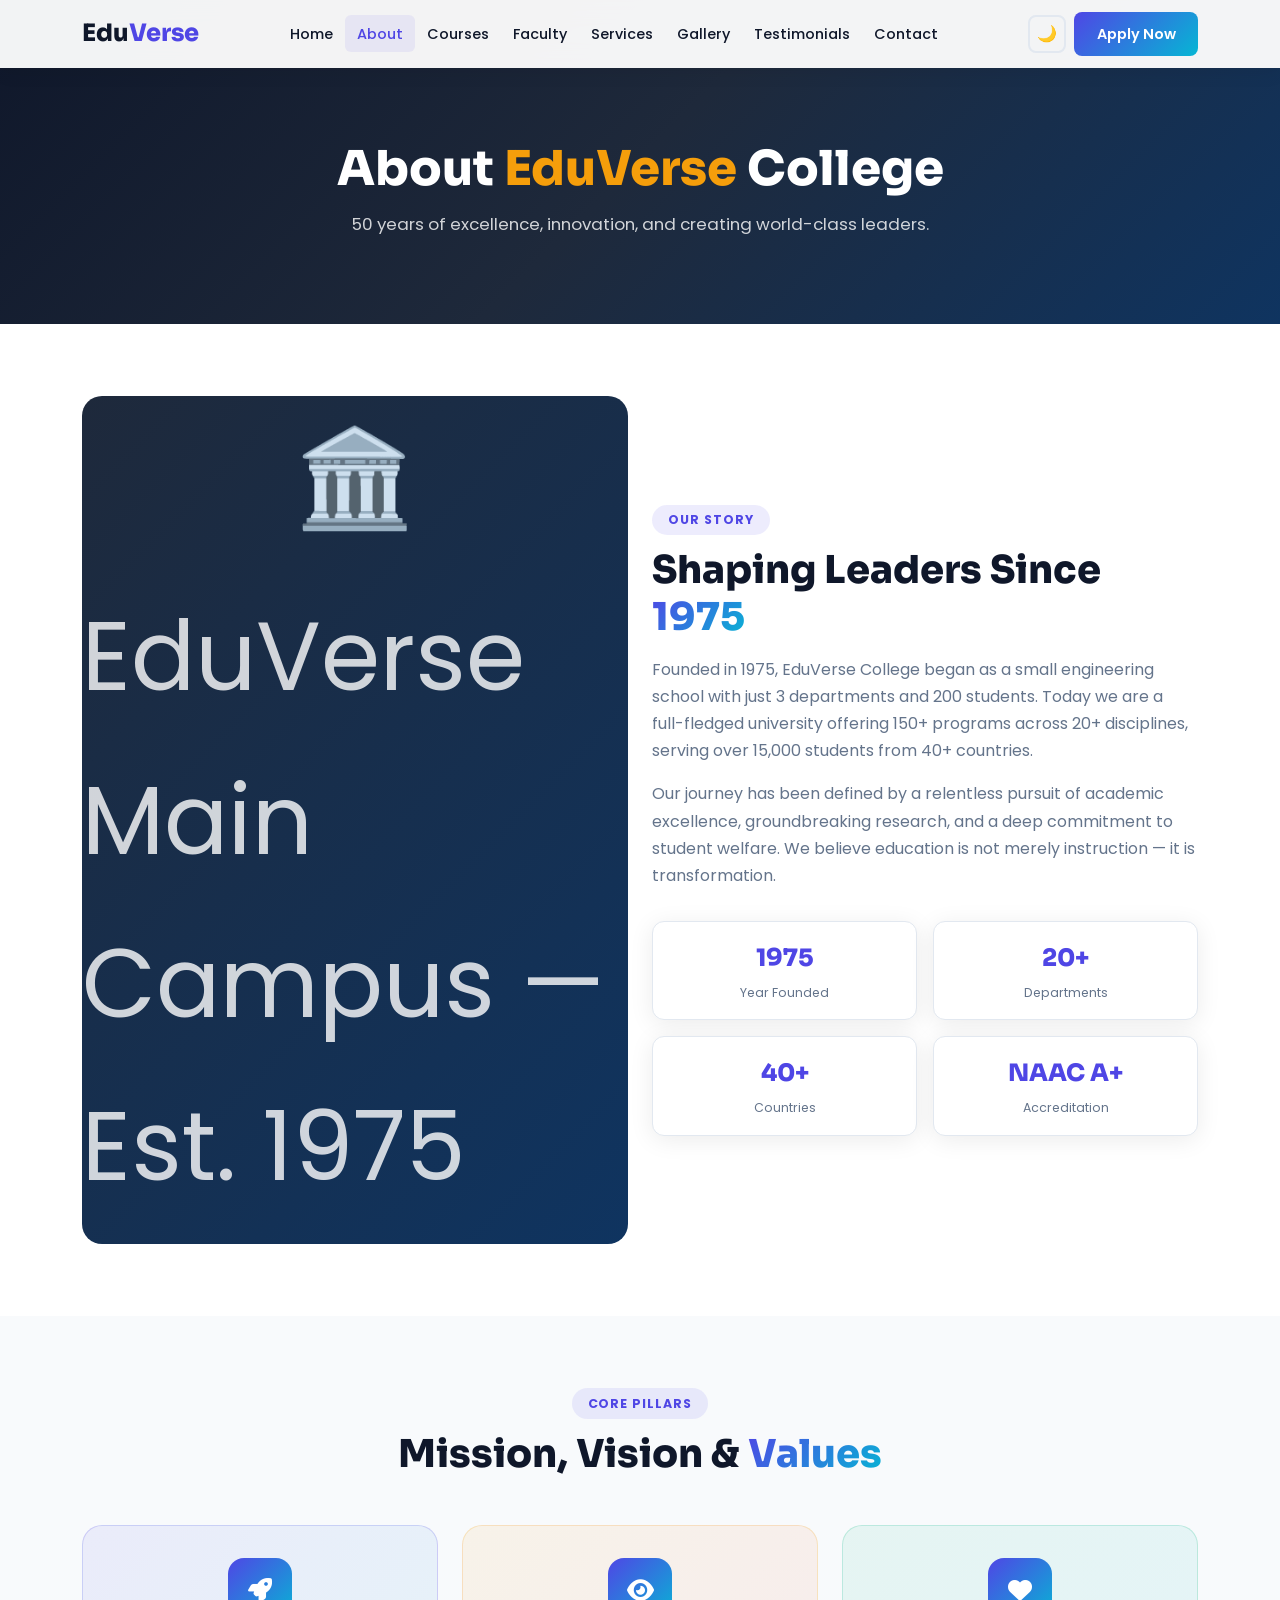
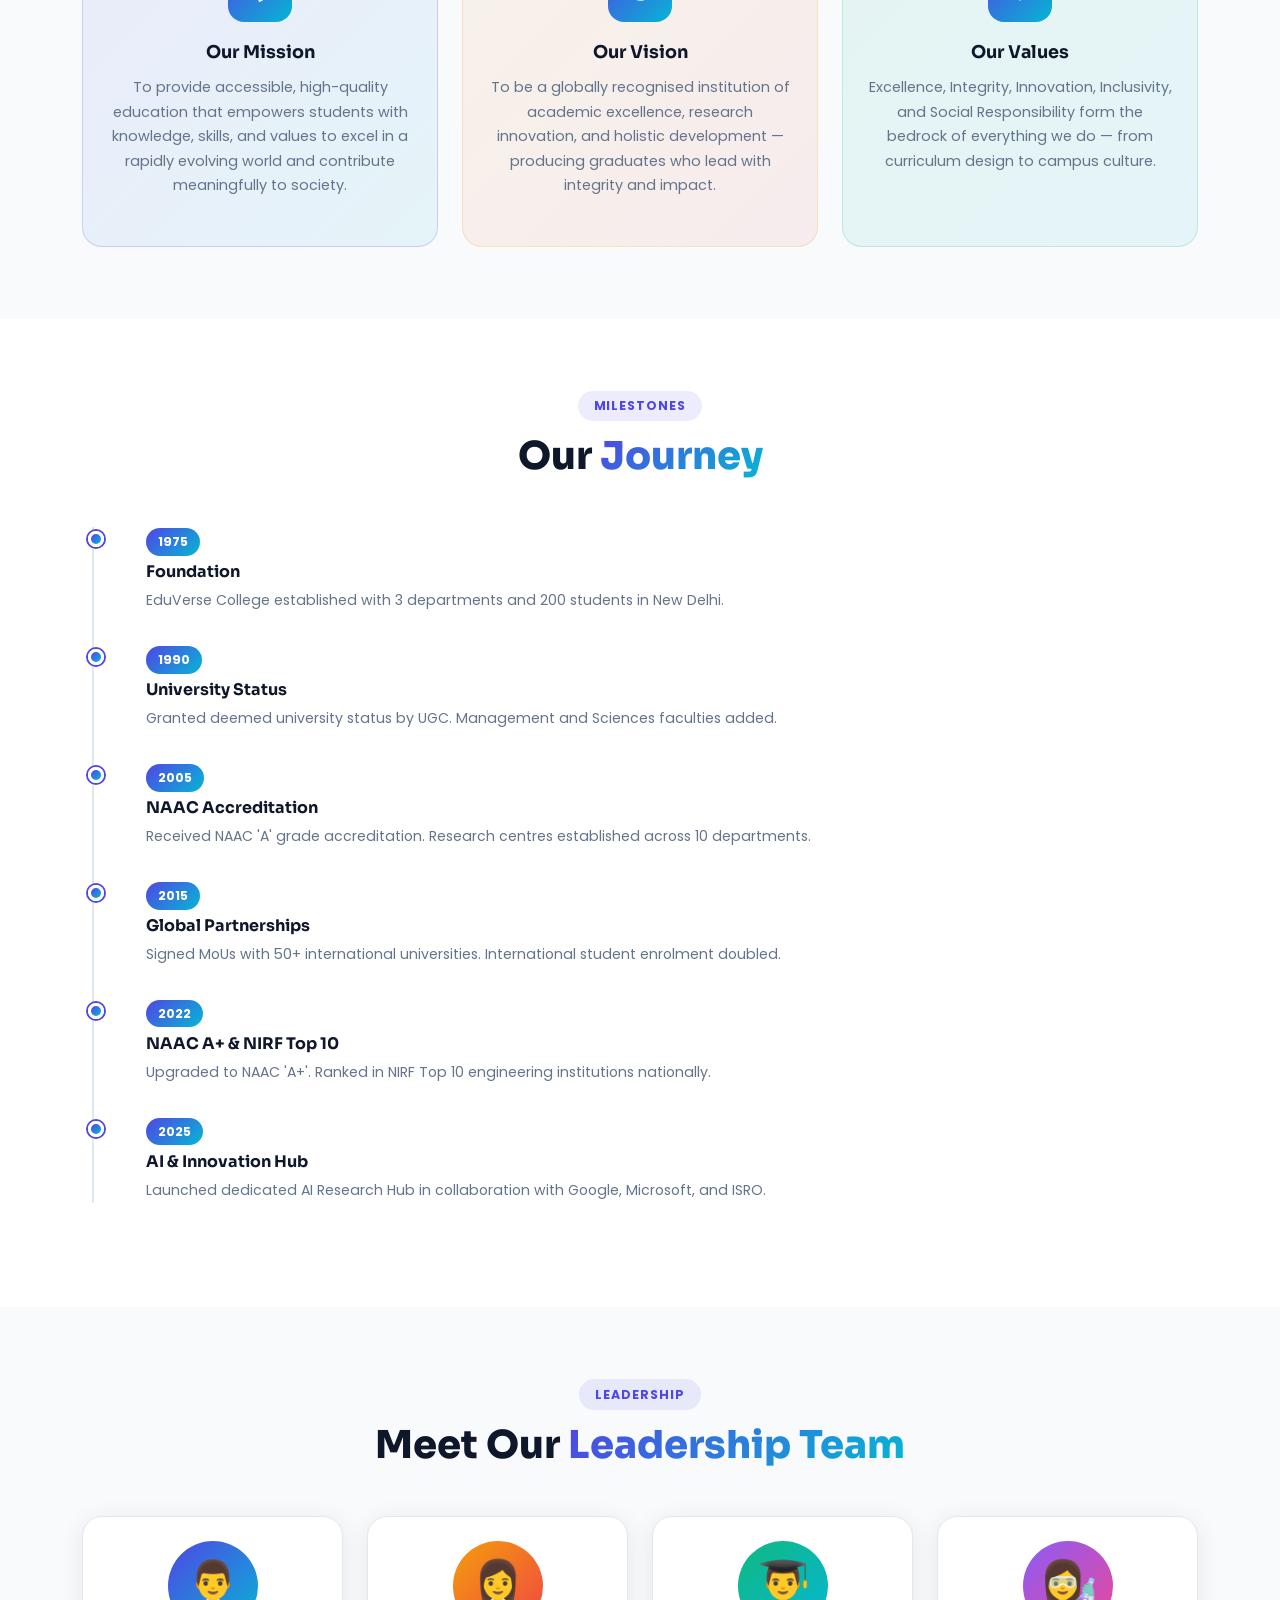
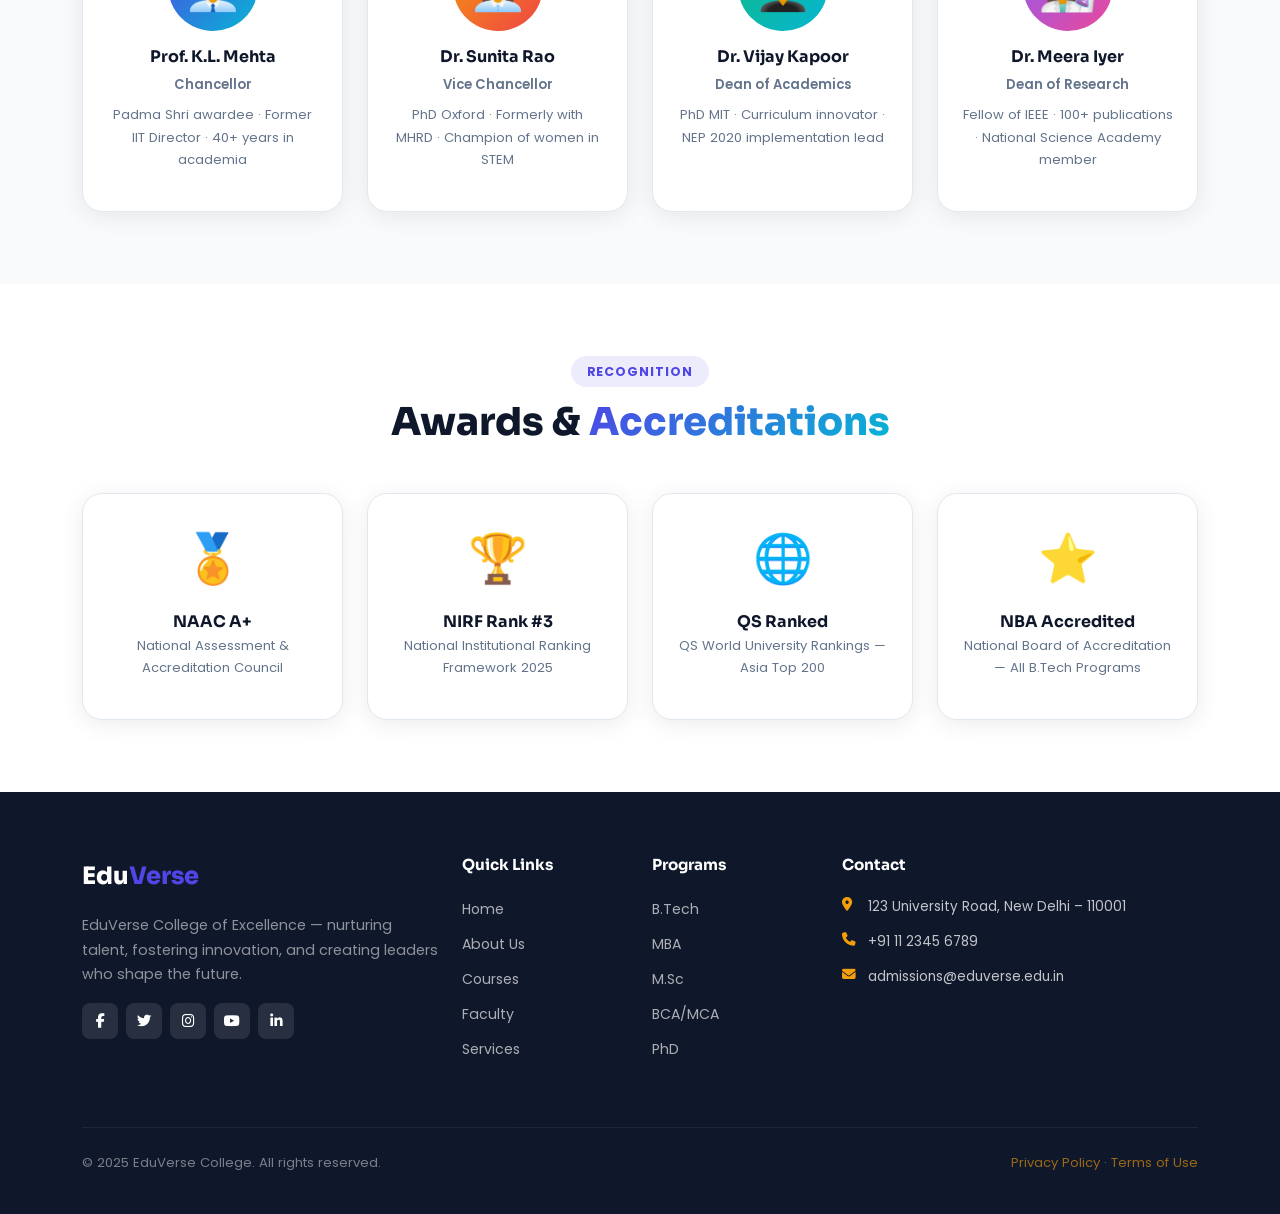
<file: about.html>
<!DOCTYPE html>
<html lang="en" data-theme="light">
<head>
  <meta charset="UTF-8"/>
  <meta name="viewport" content="width=device-width, initial-scale=1.0"/>
  <title>About Us – EduVerse College</title>
  <link rel="preconnect" href="https://fonts.googleapis.com"/>
  <link href="https://fonts.googleapis.com/css2?family=Poppins:wght@300;400;500;600;700&family=Sora:wght@600;700;800&display=swap" rel="stylesheet"/>
  <link href="https://cdn.jsdelivr.net/npm/bootstrap@5.3.3/dist/css/bootstrap.min.css" rel="stylesheet"/>
  <link rel="stylesheet" href="https://cdnjs.cloudflare.com/ajax/libs/font-awesome/6.5.0/css/all.min.css"/>
  <link rel="stylesheet" href="css/style.css"/>
</head>
<body>
  <!-- Navbar -->
  <nav class="navbar navbar-expand-lg ev-navbar">
    <div class="container">
      <a class="ev-logo" href="index.html">Edu<span>Verse</span></a>
      <button class="navbar-toggler ev-toggler" type="button" data-bs-toggle="collapse" data-bs-target="#navMenu">
        <i class="fas fa-bars"></i>
      </button>
      <div class="collapse navbar-collapse" id="navMenu">
        <ul class="navbar-nav mx-auto">
          <li class="nav-item"><a class="nav-link" href="index.html">Home</a></li>
          <li class="nav-item"><a class="nav-link active" href="about.html">About</a></li>
          <li class="nav-item"><a class="nav-link" href="courses.html">Courses</a></li>
          <li class="nav-item"><a class="nav-link" href="faculty.html">Faculty</a></li>
          <li class="nav-item"><a class="nav-link" href="services.html">Services</a></li>
          <li class="nav-item"><a class="nav-link" href="gallery.html">Gallery</a></li>
          <li class="nav-item"><a class="nav-link" href="testimonials.html">Testimonials</a></li>
          <li class="nav-item"><a class="nav-link" href="contact.html">Contact</a></li>
        </ul>
        <div class="d-flex align-items-center gap-2 mt-2 mt-lg-0">
          <button class="ev-dark-toggle" id="darkToggle">🌙</button>
          <a href="contact.html" class="ev-btn-primary">Apply Now</a>
        </div>
      </div>
    </div>
  </nav>

  <!-- Page Hero -->
  <section class="ev-page-hero">
    <div class="container text-center">
      <h1>About <span class="ev-accent">EduVerse</span> College</h1>
      <p>50 years of excellence, innovation, and creating world-class leaders.</p>
    </div>
  </section>

  <!-- Mission Vision -->
  <section class="py-5">
    <div class="container py-4">
      <div class="row g-4 align-items-center">
        <div class="col-lg-6 ev-reveal-left">
          <div class="ev-campus-img">
            <span style="font-size:6rem;">🏛️</span>
            <p class="mt-3" style="opacity:.8">EduVerse Main Campus — Est. 1975</p>
          </div>
        </div>
        <div class="col-lg-6 ev-reveal-right">
          <span class="ev-badge">Our Story</span>
          <h2 class="ev-section-title">Shaping Leaders Since <span class="ev-gradient-text">1975</span></h2>
          <p style="color:var(--ev-gray)">Founded in 1975, EduVerse College began as a small engineering school with just 3 departments and 200 students. Today we are a full-fledged university offering 150+ programs across 20+ disciplines, serving over 15,000 students from 40+ countries.</p>
          <p style="color:var(--ev-gray)" class="mt-3">Our journey has been defined by a relentless pursuit of academic excellence, groundbreaking research, and a deep commitment to student welfare. We believe education is not merely instruction — it is transformation.</p>
          <div class="row g-3 mt-2">
            <div class="col-6">
              <div class="ev-mini-stat">
                <div class="ev-mini-num">1975</div>
                <div class="ev-mini-label">Year Founded</div>
              </div>
            </div>
            <div class="col-6">
              <div class="ev-mini-stat">
                <div class="ev-mini-num">20+</div>
                <div class="ev-mini-label">Departments</div>
              </div>
            </div>
            <div class="col-6">
              <div class="ev-mini-stat">
                <div class="ev-mini-num">40+</div>
                <div class="ev-mini-label">Countries</div>
              </div>
            </div>
            <div class="col-6">
              <div class="ev-mini-stat">
                <div class="ev-mini-num">NAAC A+</div>
                <div class="ev-mini-label">Accreditation</div>
              </div>
            </div>
          </div>
        </div>
      </div>
    </div>
  </section>

  <!-- Mission Vision Values -->
  <section class="py-5" style="background:var(--ev-light)">
    <div class="container py-4">
      <div class="text-center mb-5 ev-reveal">
        <span class="ev-badge">Core Pillars</span>
        <h2 class="ev-section-title">Mission, Vision & <span class="ev-gradient-text">Values</span></h2>
      </div>
      <div class="row g-4">
        <div class="col-md-4 ev-reveal">
          <div class="ev-mvv-card ev-mvv-mission">
            <div class="ev-mvv-icon"><i class="fas fa-rocket"></i></div>
            <h3>Our Mission</h3>
            <p>To provide accessible, high-quality education that empowers students with knowledge, skills, and values to excel in a rapidly evolving world and contribute meaningfully to society.</p>
          </div>
        </div>
        <div class="col-md-4 ev-reveal">
          <div class="ev-mvv-card ev-mvv-vision">
            <div class="ev-mvv-icon"><i class="fas fa-eye"></i></div>
            <h3>Our Vision</h3>
            <p>To be a globally recognised institution of academic excellence, research innovation, and holistic development — producing graduates who lead with integrity and impact.</p>
          </div>
        </div>
        <div class="col-md-4 ev-reveal">
          <div class="ev-mvv-card ev-mvv-values">
            <div class="ev-mvv-icon"><i class="fas fa-heart"></i></div>
            <h3>Our Values</h3>
            <p>Excellence, Integrity, Innovation, Inclusivity, and Social Responsibility form the bedrock of everything we do — from curriculum design to campus culture.</p>
          </div>
        </div>
      </div>
    </div>
  </section>

  <!-- Timeline -->
  <section class="py-5">
    <div class="container py-4">
      <div class="text-center mb-5 ev-reveal">
        <span class="ev-badge">Milestones</span>
        <h2 class="ev-section-title">Our <span class="ev-gradient-text">Journey</span></h2>
      </div>
      <div class="ev-timeline">
        <div class="ev-timeline-item ev-reveal">
          <div class="ev-timeline-dot"></div>
          <div class="ev-timeline-content">
            <div class="ev-timeline-year">1975</div>
            <h4>Foundation</h4>
            <p>EduVerse College established with 3 departments and 200 students in New Delhi.</p>
          </div>
        </div>
        <div class="ev-timeline-item ev-reveal">
          <div class="ev-timeline-dot"></div>
          <div class="ev-timeline-content">
            <div class="ev-timeline-year">1990</div>
            <h4>University Status</h4>
            <p>Granted deemed university status by UGC. Management and Sciences faculties added.</p>
          </div>
        </div>
        <div class="ev-timeline-item ev-reveal">
          <div class="ev-timeline-dot"></div>
          <div class="ev-timeline-content">
            <div class="ev-timeline-year">2005</div>
            <h4>NAAC Accreditation</h4>
            <p>Received NAAC 'A' grade accreditation. Research centres established across 10 departments.</p>
          </div>
        </div>
        <div class="ev-timeline-item ev-reveal">
          <div class="ev-timeline-dot"></div>
          <div class="ev-timeline-content">
            <div class="ev-timeline-year">2015</div>
            <h4>Global Partnerships</h4>
            <p>Signed MoUs with 50+ international universities. International student enrolment doubled.</p>
          </div>
        </div>
        <div class="ev-timeline-item ev-reveal">
          <div class="ev-timeline-dot"></div>
          <div class="ev-timeline-content">
            <div class="ev-timeline-year">2022</div>
            <h4>NAAC A+ & NIRF Top 10</h4>
            <p>Upgraded to NAAC 'A+'. Ranked in NIRF Top 10 engineering institutions nationally.</p>
          </div>
        </div>
        <div class="ev-timeline-item ev-reveal">
          <div class="ev-timeline-dot"></div>
          <div class="ev-timeline-content">
            <div class="ev-timeline-year">2025</div>
            <h4>AI & Innovation Hub</h4>
            <p>Launched dedicated AI Research Hub in collaboration with Google, Microsoft, and ISRO.</p>
          </div>
        </div>
      </div>
    </div>
  </section>

  <!-- Leadership -->
  <section class="py-5" style="background:var(--ev-light)">
    <div class="container py-4">
      <div class="text-center mb-5 ev-reveal">
        <span class="ev-badge">Leadership</span>
        <h2 class="ev-section-title">Meet Our <span class="ev-gradient-text">Leadership Team</span></h2>
      </div>
      <div class="row g-4 justify-content-center">
        <div class="col-sm-6 col-lg-3 ev-reveal">
          <div class="ev-leader-card">
            <div class="ev-leader-img" style="background:linear-gradient(135deg,#4f46e5,#06b6d4)">👨‍💼</div>
            <h4>Prof. K.L. Mehta</h4>
            <p class="ev-leader-role">Chancellor</p>
            <p>Padma Shri awardee · Former IIT Director · 40+ years in academia</p>
          </div>
        </div>
        <div class="col-sm-6 col-lg-3 ev-reveal">
          <div class="ev-leader-card">
            <div class="ev-leader-img" style="background:linear-gradient(135deg,#f59e0b,#ef4444)">👩‍💼</div>
            <h4>Dr. Sunita Rao</h4>
            <p class="ev-leader-role">Vice Chancellor</p>
            <p>PhD Oxford · Formerly with MHRD · Champion of women in STEM</p>
          </div>
        </div>
        <div class="col-sm-6 col-lg-3 ev-reveal">
          <div class="ev-leader-card">
            <div class="ev-leader-img" style="background:linear-gradient(135deg,#10b981,#06b6d4)">👨‍🎓</div>
            <h4>Dr. Vijay Kapoor</h4>
            <p class="ev-leader-role">Dean of Academics</p>
            <p>PhD MIT · Curriculum innovator · NEP 2020 implementation lead</p>
          </div>
        </div>
        <div class="col-sm-6 col-lg-3 ev-reveal">
          <div class="ev-leader-card">
            <div class="ev-leader-img" style="background:linear-gradient(135deg,#8b5cf6,#ec4899)">👩‍🔬</div>
            <h4>Dr. Meera Iyer</h4>
            <p class="ev-leader-role">Dean of Research</p>
            <p>Fellow of IEEE · 100+ publications · National Science Academy member</p>
          </div>
        </div>
      </div>
    </div>
  </section>

  <!-- Accreditations -->
  <section class="py-5">
    <div class="container py-4">
      <div class="text-center mb-5 ev-reveal">
        <span class="ev-badge">Recognition</span>
        <h2 class="ev-section-title">Awards & <span class="ev-gradient-text">Accreditations</span></h2>
      </div>
      <div class="row g-4 text-center">
        <div class="col-6 col-md-3 ev-reveal-zoom">
          <div class="ev-accred-card">
            <div style="font-size:3rem">🏅</div>
            <h5>NAAC A+</h5>
            <p>National Assessment & Accreditation Council</p>
          </div>
        </div>
        <div class="col-6 col-md-3 ev-reveal-zoom">
          <div class="ev-accred-card">
            <div style="font-size:3rem">🏆</div>
            <h5>NIRF Rank #3</h5>
            <p>National Institutional Ranking Framework 2025</p>
          </div>
        </div>
        <div class="col-6 col-md-3 ev-reveal-zoom">
          <div class="ev-accred-card">
            <div style="font-size:3rem">🌐</div>
            <h5>QS Ranked</h5>
            <p>QS World University Rankings — Asia Top 200</p>
          </div>
        </div>
        <div class="col-6 col-md-3 ev-reveal-zoom">
          <div class="ev-accred-card">
            <div style="font-size:3rem">⭐</div>
            <h5>NBA Accredited</h5>
            <p>National Board of Accreditation — All B.Tech Programs</p>
          </div>
        </div>
      </div>
    </div>
  </section>

  <!-- Footer -->
  <footer class="ev-footer">
    <div class="container">
      <div class="row g-4">
        <div class="col-lg-4 col-md-6">
          <a href="index.html" class="ev-logo" style="color:#fff">Edu<span>Verse</span></a>
          <p class="mt-3" style="opacity:.7;font-size:.9rem">EduVerse College of Excellence — nurturing talent, fostering innovation, and creating leaders who shape the future.</p>
          <div class="d-flex gap-2 mt-3">
            <a href="#" class="ev-social"><i class="fab fa-facebook-f"></i></a>
            <a href="#" class="ev-social"><i class="fab fa-twitter"></i></a>
            <a href="#" class="ev-social"><i class="fab fa-instagram"></i></a>
            <a href="#" class="ev-social"><i class="fab fa-youtube"></i></a>
            <a href="#" class="ev-social"><i class="fab fa-linkedin-in"></i></a>
          </div>
        </div>
        <div class="col-lg-2 col-md-6 col-6">
          <h5 class="ev-footer-heading">Quick Links</h5>
          <ul class="ev-footer-links">
            <li><a href="index.html">Home</a></li>
            <li><a href="about.html">About Us</a></li>
            <li><a href="courses.html">Courses</a></li>
            <li><a href="faculty.html">Faculty</a></li>
            <li><a href="services.html">Services</a></li>
          </ul>
        </div>
        <div class="col-lg-2 col-md-6 col-6">
          <h5 class="ev-footer-heading">Programs</h5>
          <ul class="ev-footer-links">
            <li><a href="courses.html">B.Tech</a></li>
            <li><a href="courses.html">MBA</a></li>
            <li><a href="courses.html">M.Sc</a></li>
            <li><a href="courses.html">BCA/MCA</a></li>
            <li><a href="courses.html">PhD</a></li>
          </ul>
        </div>
        <div class="col-lg-4 col-md-6">
          <h5 class="ev-footer-heading">Contact</h5>
          <ul class="ev-footer-contact">
            <li><i class="fas fa-map-marker-alt"></i><span>123 University Road, New Delhi – 110001</span></li>
            <li><i class="fas fa-phone"></i><span>+91 11 2345 6789</span></li>
            <li><i class="fas fa-envelope"></i><span>admissions@eduverse.edu.in</span></li>
          </ul>
        </div>
      </div>
      <div class="ev-footer-bottom">
        <p>© 2025 EduVerse College. All rights reserved.</p>
        <p><a href="#">Privacy Policy</a> · <a href="#">Terms of Use</a></p>
      </div>
    </div>
  </footer>

  <button id="back-to-top" class="ev-btt"><i class="fas fa-chevron-up"></i></button>

  <script src="https://cdn.jsdelivr.net/npm/bootstrap@5.3.3/dist/js/bootstrap.bundle.min.js"></script>
  <script src="js/script.js"></script>
</body>
</html>
</file>
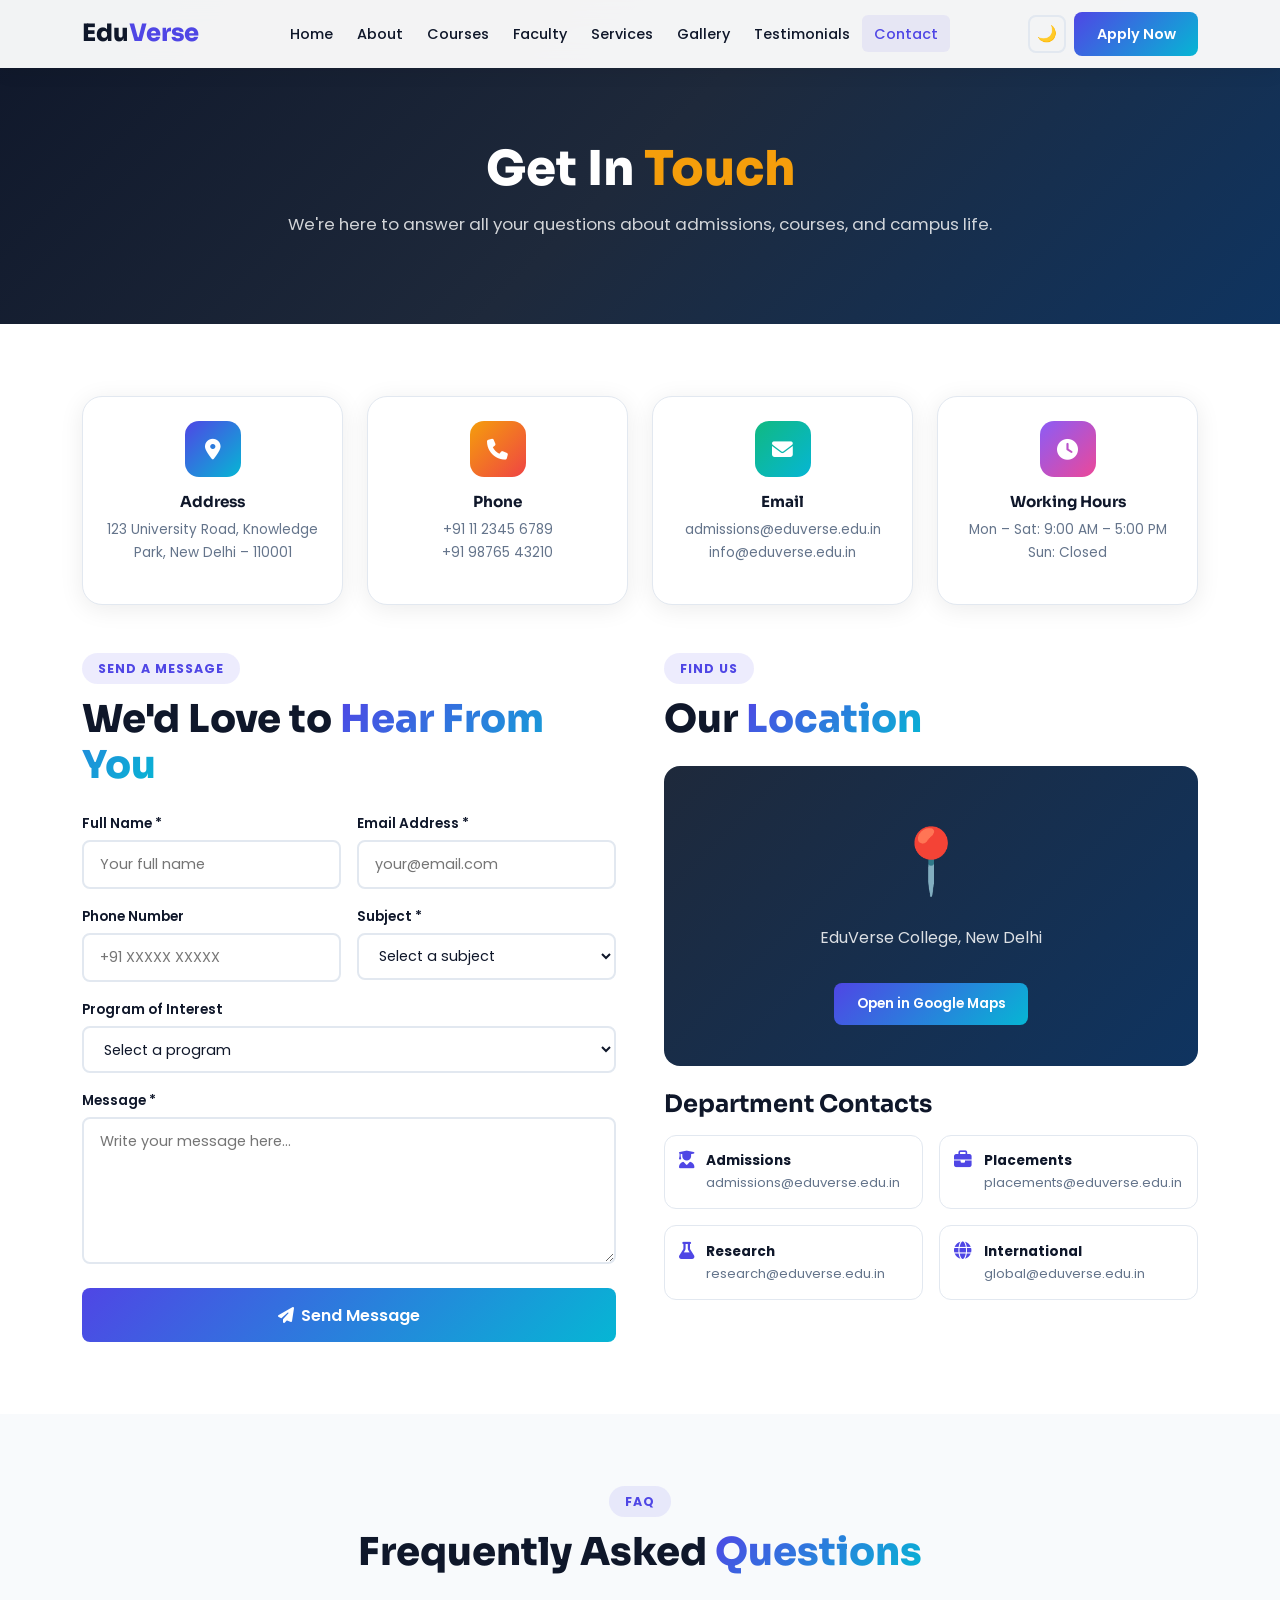
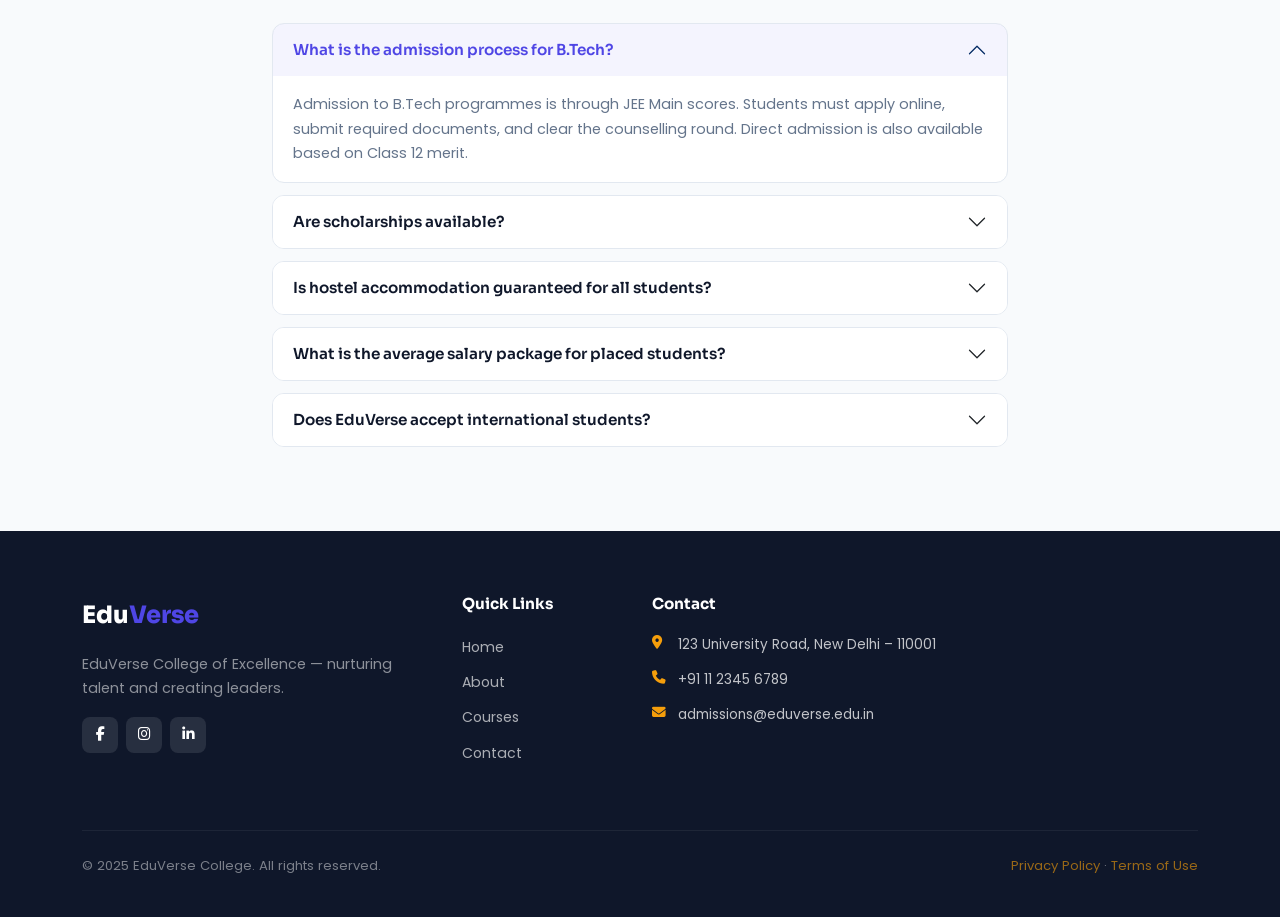
<file: contact.html>
<!DOCTYPE html>
<html lang="en" data-theme="light">
<head>
  <meta charset="UTF-8"/>
  <meta name="viewport" content="width=device-width, initial-scale=1.0"/>
  <title>Contact – EduVerse College</title>
  <link href="https://fonts.googleapis.com/css2?family=Poppins:wght@300;400;500;600;700&family=Sora:wght@600;700;800&display=swap" rel="stylesheet"/>
  <link href="https://cdn.jsdelivr.net/npm/bootstrap@5.3.3/dist/css/bootstrap.min.css" rel="stylesheet"/>
  <link rel="stylesheet" href="https://cdnjs.cloudflare.com/ajax/libs/font-awesome/6.5.0/css/all.min.css"/>
  <link rel="stylesheet" href="css/style.css"/>
</head>
<body>
  <nav class="navbar navbar-expand-lg ev-navbar">
    <div class="container">
      <a class="ev-logo" href="index.html">Edu<span>Verse</span></a>
      <button class="navbar-toggler ev-toggler" type="button" data-bs-toggle="collapse" data-bs-target="#navMenu">
        <i class="fas fa-bars"></i>
      </button>
      <div class="collapse navbar-collapse" id="navMenu">
        <ul class="navbar-nav mx-auto">
          <li class="nav-item"><a class="nav-link" href="index.html">Home</a></li>
          <li class="nav-item"><a class="nav-link" href="about.html">About</a></li>
          <li class="nav-item"><a class="nav-link" href="courses.html">Courses</a></li>
          <li class="nav-item"><a class="nav-link" href="faculty.html">Faculty</a></li>
          <li class="nav-item"><a class="nav-link" href="services.html">Services</a></li>
          <li class="nav-item"><a class="nav-link" href="gallery.html">Gallery</a></li>
          <li class="nav-item"><a class="nav-link" href="testimonials.html">Testimonials</a></li>
          <li class="nav-item"><a class="nav-link active" href="contact.html">Contact</a></li>
        </ul>
        <div class="d-flex align-items-center gap-2 mt-2 mt-lg-0">
          <button class="ev-dark-toggle" id="darkToggle">🌙</button>
          <a href="contact.html" class="ev-btn-primary">Apply Now</a>
        </div>
      </div>
    </div>
  </nav>

  <section class="ev-page-hero">
    <div class="container text-center">
      <h1>Get In <span class="ev-accent">Touch</span></h1>
      <p>We're here to answer all your questions about admissions, courses, and campus life.</p>
    </div>
  </section>

  <!-- Contact Info Cards -->
  <section class="py-5">
    <div class="container py-4">
      <div class="row g-4 mb-5">
        <div class="col-sm-6 col-lg-3 ev-reveal">
          <div class="ev-contact-info-card">
            <div class="ev-contact-icon" style="background:linear-gradient(135deg,#4f46e5,#06b6d4)"><i class="fas fa-map-marker-alt"></i></div>
            <h4>Address</h4>
            <p>123 University Road, Knowledge Park, New Delhi – 110001</p>
          </div>
        </div>
        <div class="col-sm-6 col-lg-3 ev-reveal">
          <div class="ev-contact-info-card">
            <div class="ev-contact-icon" style="background:linear-gradient(135deg,#f59e0b,#ef4444)"><i class="fas fa-phone"></i></div>
            <h4>Phone</h4>
            <p>+91 11 2345 6789<br/>+91 98765 43210</p>
          </div>
        </div>
        <div class="col-sm-6 col-lg-3 ev-reveal">
          <div class="ev-contact-info-card">
            <div class="ev-contact-icon" style="background:linear-gradient(135deg,#10b981,#06b6d4)"><i class="fas fa-envelope"></i></div>
            <h4>Email</h4>
            <p>admissions@eduverse.edu.in<br/>info@eduverse.edu.in</p>
          </div>
        </div>
        <div class="col-sm-6 col-lg-3 ev-reveal">
          <div class="ev-contact-info-card">
            <div class="ev-contact-icon" style="background:linear-gradient(135deg,#8b5cf6,#ec4899)"><i class="fas fa-clock"></i></div>
            <h4>Working Hours</h4>
            <p>Mon – Sat: 9:00 AM – 5:00 PM<br/>Sun: Closed</p>
          </div>
        </div>
      </div>

      <!-- Form + Map -->
      <div class="row g-5">
        <div class="col-lg-6 ev-reveal-left">
          <span class="ev-badge">Send a Message</span>
          <h2 class="ev-section-title">We'd Love to <span class="ev-gradient-text">Hear From You</span></h2>
          <form class="ev-contact-form mt-4" id="contactForm">
            <div class="row g-3">
              <div class="col-sm-6">
                <label>Full Name *</label>
                <input type="text" placeholder="Your full name" required/>
              </div>
              <div class="col-sm-6">
                <label>Email Address *</label>
                <input type="email" placeholder="your@email.com" required/>
              </div>
              <div class="col-sm-6">
                <label>Phone Number</label>
                <input type="tel" placeholder="+91 XXXXX XXXXX"/>
              </div>
              <div class="col-sm-6">
                <label>Subject *</label>
                <select required>
                  <option value="">Select a subject</option>
                  <option>Admission Enquiry</option>
                  <option>Course Information</option>
                  <option>Fee Structure</option>
                  <option>Campus Tour</option>
                  <option>Scholarship</option>
                  <option>Other</option>
                </select>
              </div>
              <div class="col-12">
                <label>Program of Interest</label>
                <select>
                  <option value="">Select a program</option>
                  <option>B.Tech CSE</option>
                  <option>B.Tech EEE</option>
                  <option>MBA</option>
                  <option>M.Sc AI & Data Science</option>
                  <option>B.Com (Hons)</option>
                  <option>PhD Programs</option>
                  <option>Other</option>
                </select>
              </div>
              <div class="col-12">
                <label>Message *</label>
                <textarea rows="5" placeholder="Write your message here..." required></textarea>
              </div>
              <div class="col-12">
                <button type="submit" class="ev-btn-primary w-100" style="padding:.85rem;font-size:1rem;justify-content:center">
                  <i class="fas fa-paper-plane"></i> Send Message
                </button>
              </div>
            </div>
          </form>
          <div id="formSuccess" style="display:none" class="ev-form-success mt-3">
            <i class="fas fa-check-circle"></i> Message sent successfully! We'll reply within 24 hours.
          </div>
        </div>

        <div class="col-lg-6 ev-reveal-right">
          <span class="ev-badge">Find Us</span>
          <h2 class="ev-section-title">Our <span class="ev-gradient-text">Location</span></h2>
          <div class="ev-map-box mt-4">
            <div style="background:linear-gradient(135deg,#1e293b,#0f3460);height:300px;display:flex;flex-direction:column;align-items:center;justify-content:center;color:#fff;border-radius:16px">
              <span style="font-size:4rem">📍</span>
              <p class="mt-2" style="opacity:.85">EduVerse College, New Delhi</p>
              <a href="https://maps.google.com" target="_blank" class="ev-btn-primary mt-3" style="font-size:.85rem">Open in Google Maps</a>
            </div>
          </div>

          <!-- Departments -->
          <div class="mt-4">
            <h4 style="color:var(--ev-text);font-weight:700;margin-bottom:1rem">Department Contacts</h4>
            <div class="row g-3">
              <div class="col-sm-6">
                <div class="ev-dept-card">
                  <i class="fas fa-user-graduate" style="color:var(--ev-primary)"></i>
                  <div>
                    <strong>Admissions</strong>
                    <p>admissions@eduverse.edu.in</p>
                  </div>
                </div>
              </div>
              <div class="col-sm-6">
                <div class="ev-dept-card">
                  <i class="fas fa-briefcase" style="color:var(--ev-primary)"></i>
                  <div>
                    <strong>Placements</strong>
                    <p>placements@eduverse.edu.in</p>
                  </div>
                </div>
              </div>
              <div class="col-sm-6">
                <div class="ev-dept-card">
                  <i class="fas fa-flask" style="color:var(--ev-primary)"></i>
                  <div>
                    <strong>Research</strong>
                    <p>research@eduverse.edu.in</p>
                  </div>
                </div>
              </div>
              <div class="col-sm-6">
                <div class="ev-dept-card">
                  <i class="fas fa-globe" style="color:var(--ev-primary)"></i>
                  <div>
                    <strong>International</strong>
                    <p>global@eduverse.edu.in</p>
                  </div>
                </div>
              </div>
            </div>
          </div>
        </div>
      </div>
    </div>
  </section>

  <!-- FAQ -->
  <section class="py-5" style="background:var(--ev-light)">
    <div class="container py-4">
      <div class="text-center mb-5 ev-reveal">
        <span class="ev-badge">FAQ</span>
        <h2 class="ev-section-title">Frequently Asked <span class="ev-gradient-text">Questions</span></h2>
      </div>
      <div class="row justify-content-center">
        <div class="col-lg-8 ev-reveal">
          <div class="accordion ev-accordion" id="faqAccordion">
            <div class="accordion-item">
              <h2 class="accordion-header">
                <button class="accordion-button" type="button" data-bs-toggle="collapse" data-bs-target="#faq1">What is the admission process for B.Tech?</button>
              </h2>
              <div id="faq1" class="accordion-collapse collapse show" data-bs-parent="#faqAccordion">
                <div class="accordion-body">Admission to B.Tech programmes is through JEE Main scores. Students must apply online, submit required documents, and clear the counselling round. Direct admission is also available based on Class 12 merit.</div>
              </div>
            </div>
            <div class="accordion-item">
              <h2 class="accordion-header">
                <button class="accordion-button collapsed" type="button" data-bs-toggle="collapse" data-bs-target="#faq2">Are scholarships available?</button>
              </h2>
              <div id="faq2" class="accordion-collapse collapse" data-bs-parent="#faqAccordion">
                <div class="accordion-body">Yes! EduVerse offers merit scholarships (up to 100% tuition waiver), need-based scholarships, sports scholarships, and various government schemes like NSP. Visit the admissions office for complete details.</div>
              </div>
            </div>
            <div class="accordion-item">
              <h2 class="accordion-header">
                <button class="accordion-button collapsed" type="button" data-bs-toggle="collapse" data-bs-target="#faq3">Is hostel accommodation guaranteed for all students?</button>
              </h2>
              <div id="faq3" class="accordion-collapse collapse" data-bs-parent="#faqAccordion">
                <div class="accordion-body">Hostel accommodation is available for all outstation students, subject to availability. Applications are processed on a first-come-first-served basis. We recommend applying early to secure your preferred room type.</div>
              </div>
            </div>
            <div class="accordion-item">
              <h2 class="accordion-header">
                <button class="accordion-button collapsed" type="button" data-bs-toggle="collapse" data-bs-target="#faq4">What is the average salary package for placed students?</button>
              </h2>
              <div id="faq4" class="accordion-collapse collapse" data-bs-parent="#faqAccordion">
                <div class="accordion-body">The average package for B.Tech graduates is ₹8–12 LPA. The highest package in 2024 was ₹28 LPA offered by a leading tech company. 96% of eligible students were placed in the last placement season.</div>
              </div>
            </div>
            <div class="accordion-item">
              <h2 class="accordion-header">
                <button class="accordion-button collapsed" type="button" data-bs-toggle="collapse" data-bs-target="#faq5">Does EduVerse accept international students?</button>
              </h2>
              <div id="faq5" class="accordion-collapse collapse" data-bs-parent="#faqAccordion">
                <div class="accordion-body">Yes, we welcome students from 40+ countries. The International Cell assists with visa processing, accommodation, language support, and cultural integration. Special scholarships are available for international students.</div>
              </div>
            </div>
          </div>
        </div>
      </div>
    </div>
  </section>

  <footer class="ev-footer">
    <div class="container">
      <div class="row g-4">
        <div class="col-lg-4 col-md-6">
          <a href="index.html" class="ev-logo" style="color:#fff">Edu<span>Verse</span></a>
          <p class="mt-3" style="opacity:.7;font-size:.9rem">EduVerse College of Excellence — nurturing talent and creating leaders.</p>
          <div class="d-flex gap-2 mt-3">
            <a href="#" class="ev-social"><i class="fab fa-facebook-f"></i></a>
            <a href="#" class="ev-social"><i class="fab fa-instagram"></i></a>
            <a href="#" class="ev-social"><i class="fab fa-linkedin-in"></i></a>
          </div>
        </div>
        <div class="col-lg-2 col-6">
          <h5 class="ev-footer-heading">Quick Links</h5>
          <ul class="ev-footer-links">
            <li><a href="index.html">Home</a></li>
            <li><a href="about.html">About</a></li>
            <li><a href="courses.html">Courses</a></li>
            <li><a href="contact.html">Contact</a></li>
          </ul>
        </div>
        <div class="col-lg-4 col-md-6">
          <h5 class="ev-footer-heading">Contact</h5>
          <ul class="ev-footer-contact">
            <li><i class="fas fa-map-marker-alt"></i><span>123 University Road, New Delhi – 110001</span></li>
            <li><i class="fas fa-phone"></i><span>+91 11 2345 6789</span></li>
            <li><i class="fas fa-envelope"></i><span>admissions@eduverse.edu.in</span></li>
          </ul>
        </div>
      </div>
      <div class="ev-footer-bottom">
        <p>© 2025 EduVerse College. All rights reserved.</p>
        <p><a href="#">Privacy Policy</a> · <a href="#">Terms of Use</a></p>
      </div>
    </div>
  </footer>
  <button id="back-to-top" class="ev-btt"><i class="fas fa-chevron-up"></i></button>
  <script src="https://cdn.jsdelivr.net/npm/bootstrap@5.3.3/dist/js/bootstrap.bundle.min.js"></script>
  <script src="js/script.js"></script>
  <script>
    document.getElementById('contactForm').addEventListener('submit', function(e) {
      e.preventDefault();
      document.getElementById('formSuccess').style.display = 'block';
      this.reset();
      setTimeout(() => document.getElementById('formSuccess').style.display = 'none', 5000);
    });
  </script>
</body>
</html>
</file>
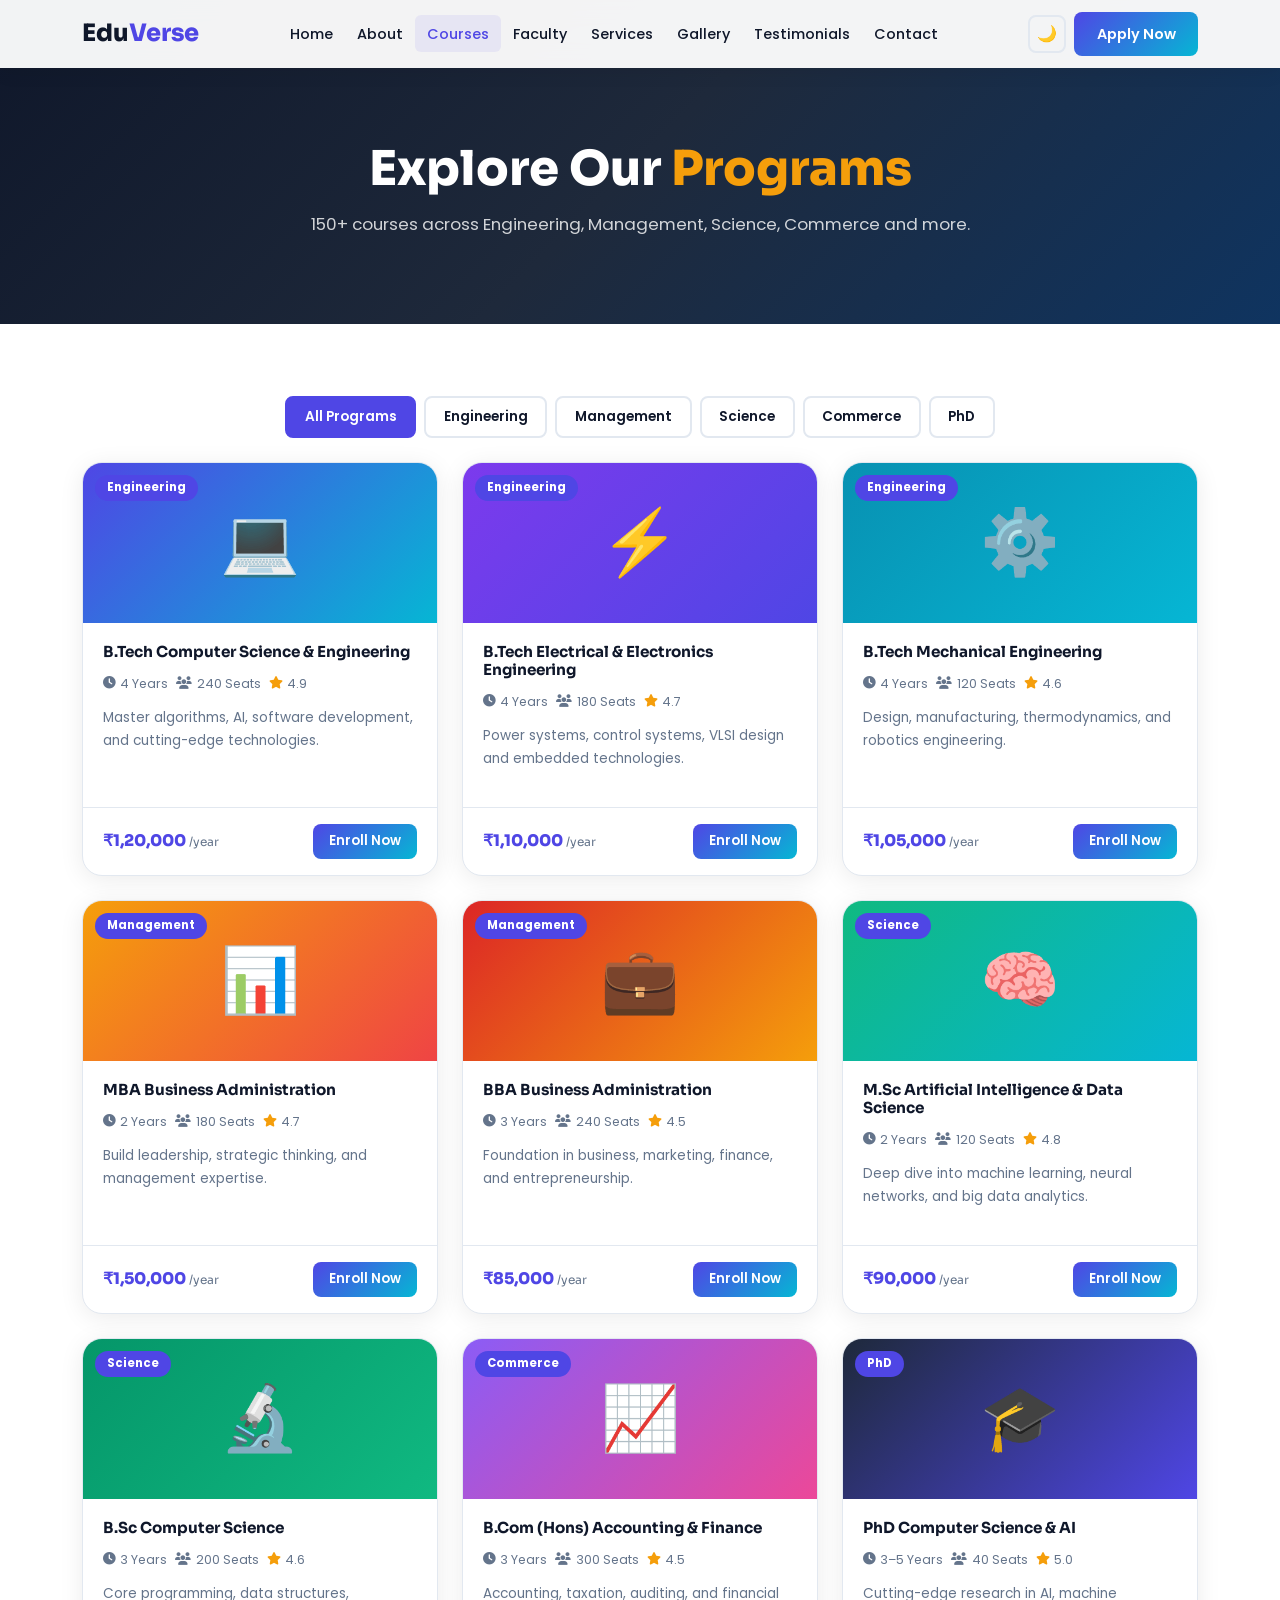
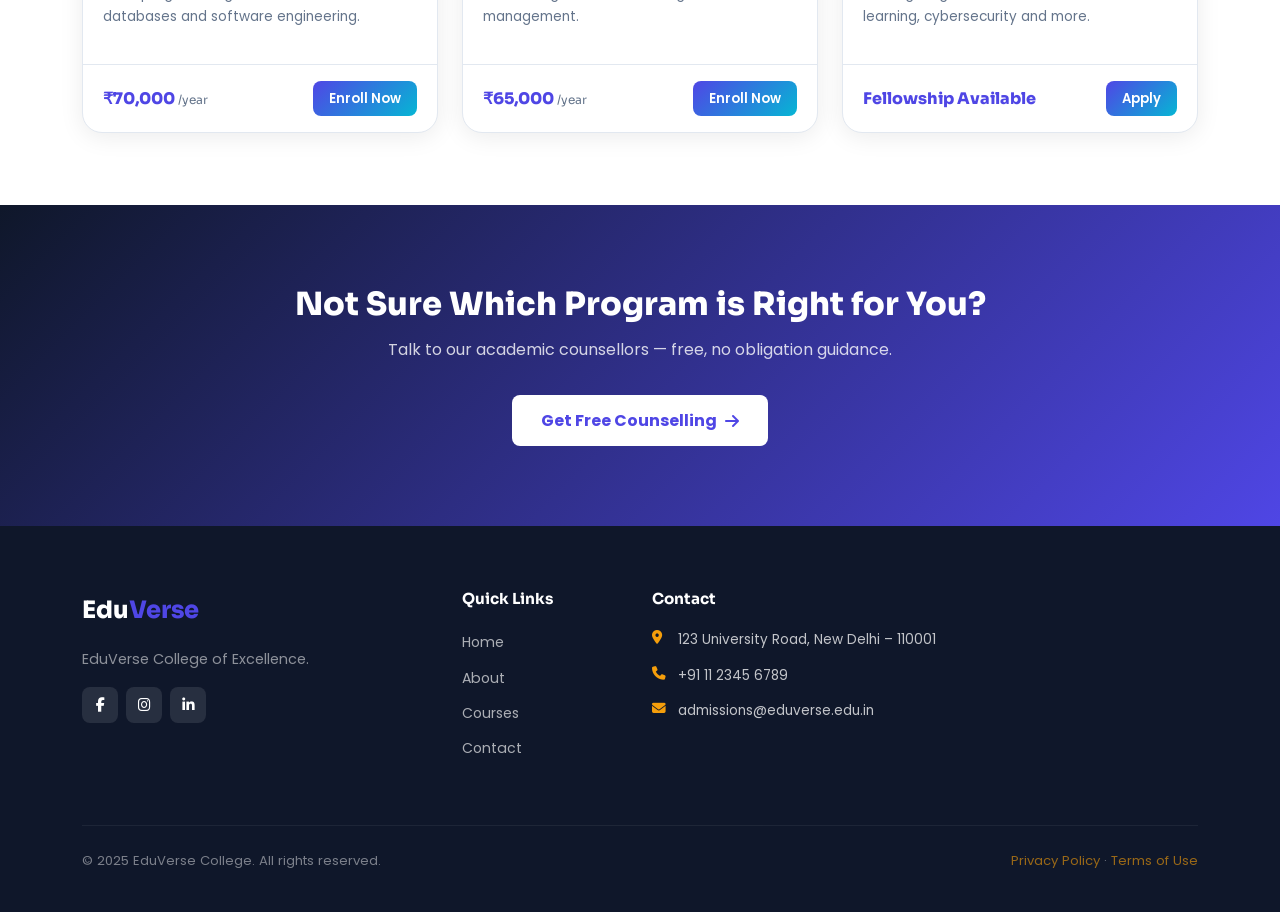
<file: courses.html>
<!DOCTYPE html>
<html lang="en" data-theme="light">
<head>
  <meta charset="UTF-8"/>
  <meta name="viewport" content="width=device-width, initial-scale=1.0"/>
  <title>Courses – EduVerse College</title>
  <link href="https://fonts.googleapis.com/css2?family=Poppins:wght@300;400;500;600;700&family=Sora:wght@600;700;800&display=swap" rel="stylesheet"/>
  <link href="https://cdn.jsdelivr.net/npm/bootstrap@5.3.3/dist/css/bootstrap.min.css" rel="stylesheet"/>
  <link rel="stylesheet" href="https://cdnjs.cloudflare.com/ajax/libs/font-awesome/6.5.0/css/all.min.css"/>
  <link rel="stylesheet" href="css/style.css"/>
</head>
<body>
  <nav class="navbar navbar-expand-lg ev-navbar">
    <div class="container">
      <a class="ev-logo" href="index.html">Edu<span>Verse</span></a>
      <button class="navbar-toggler ev-toggler" type="button" data-bs-toggle="collapse" data-bs-target="#navMenu">
        <i class="fas fa-bars"></i>
      </button>
      <div class="collapse navbar-collapse" id="navMenu">
        <ul class="navbar-nav mx-auto">
          <li class="nav-item"><a class="nav-link" href="index.html">Home</a></li>
          <li class="nav-item"><a class="nav-link" href="about.html">About</a></li>
          <li class="nav-item"><a class="nav-link active" href="courses.html">Courses</a></li>
          <li class="nav-item"><a class="nav-link" href="faculty.html">Faculty</a></li>
          <li class="nav-item"><a class="nav-link" href="services.html">Services</a></li>
          <li class="nav-item"><a class="nav-link" href="gallery.html">Gallery</a></li>
          <li class="nav-item"><a class="nav-link" href="testimonials.html">Testimonials</a></li>
          <li class="nav-item"><a class="nav-link" href="contact.html">Contact</a></li>
        </ul>
        <div class="d-flex align-items-center gap-2 mt-2 mt-lg-0">
          <button class="ev-dark-toggle" id="darkToggle">🌙</button>
          <a href="contact.html" class="ev-btn-primary">Apply Now</a>
        </div>
      </div>
    </div>
  </nav>

  <section class="ev-page-hero">
    <div class="container text-center">
      <h1>Explore Our <span class="ev-accent">Programs</span></h1>
      <p>150+ courses across Engineering, Management, Science, Commerce and more.</p>
    </div>
  </section>

  <!-- Filter Tabs -->
  <section class="py-5">
    <div class="container py-4">
      <div class="text-center mb-4 ev-reveal">
        <ul class="nav ev-filter-tabs justify-content-center flex-wrap gap-2" id="courseFilter">
          <li class="nav-item"><button class="ev-filter-btn active" data-filter="all">All Programs</button></li>
          <li class="nav-item"><button class="ev-filter-btn" data-filter="engineering">Engineering</button></li>
          <li class="nav-item"><button class="ev-filter-btn" data-filter="management">Management</button></li>
          <li class="nav-item"><button class="ev-filter-btn" data-filter="science">Science</button></li>
          <li class="nav-item"><button class="ev-filter-btn" data-filter="commerce">Commerce</button></li>
          <li class="nav-item"><button class="ev-filter-btn" data-filter="phd">PhD</button></li>
        </ul>
      </div>

      <div class="row g-4" id="courseGrid">
        <!-- Engineering -->
        <div class="col-md-6 col-lg-4 ev-reveal course-item" data-cat="engineering">
          <div class="ev-course-card">
            <div class="ev-course-img" style="background:linear-gradient(135deg,#4f46e5,#06b6d4)">💻
              <span class="ev-course-badge">Engineering</span>
            </div>
            <div class="ev-course-body">
              <h3>B.Tech Computer Science & Engineering</h3>
              <div class="ev-course-meta">
                <span><i class="fas fa-clock"></i> 4 Years</span>
                <span><i class="fas fa-users"></i> 240 Seats</span>
                <span><i class="fas fa-star"></i> 4.9</span>
              </div>
              <p>Master algorithms, AI, software development, and cutting-edge technologies.</p>
            </div>
            <div class="ev-course-footer">
              <div class="ev-price">₹1,20,000 <small>/year</small></div>
              <a href="contact.html" class="ev-btn-primary ev-btn-sm">Enroll Now</a>
            </div>
          </div>
        </div>
        <div class="col-md-6 col-lg-4 ev-reveal course-item" data-cat="engineering">
          <div class="ev-course-card">
            <div class="ev-course-img" style="background:linear-gradient(135deg,#7c3aed,#4f46e5)">⚡
              <span class="ev-course-badge">Engineering</span>
            </div>
            <div class="ev-course-body">
              <h3>B.Tech Electrical & Electronics Engineering</h3>
              <div class="ev-course-meta">
                <span><i class="fas fa-clock"></i> 4 Years</span>
                <span><i class="fas fa-users"></i> 180 Seats</span>
                <span><i class="fas fa-star"></i> 4.7</span>
              </div>
              <p>Power systems, control systems, VLSI design and embedded technologies.</p>
            </div>
            <div class="ev-course-footer">
              <div class="ev-price">₹1,10,000 <small>/year</small></div>
              <a href="contact.html" class="ev-btn-primary ev-btn-sm">Enroll Now</a>
            </div>
          </div>
        </div>
        <div class="col-md-6 col-lg-4 ev-reveal course-item" data-cat="engineering">
          <div class="ev-course-card">
            <div class="ev-course-img" style="background:linear-gradient(135deg,#0891b2,#06b6d4)">⚙️
              <span class="ev-course-badge">Engineering</span>
            </div>
            <div class="ev-course-body">
              <h3>B.Tech Mechanical Engineering</h3>
              <div class="ev-course-meta">
                <span><i class="fas fa-clock"></i> 4 Years</span>
                <span><i class="fas fa-users"></i> 120 Seats</span>
                <span><i class="fas fa-star"></i> 4.6</span>
              </div>
              <p>Design, manufacturing, thermodynamics, and robotics engineering.</p>
            </div>
            <div class="ev-course-footer">
              <div class="ev-price">₹1,05,000 <small>/year</small></div>
              <a href="contact.html" class="ev-btn-primary ev-btn-sm">Enroll Now</a>
            </div>
          </div>
        </div>
        <!-- Management -->
        <div class="col-md-6 col-lg-4 ev-reveal course-item" data-cat="management">
          <div class="ev-course-card">
            <div class="ev-course-img" style="background:linear-gradient(135deg,#f59e0b,#ef4444)">📊
              <span class="ev-course-badge">Management</span>
            </div>
            <div class="ev-course-body">
              <h3>MBA Business Administration</h3>
              <div class="ev-course-meta">
                <span><i class="fas fa-clock"></i> 2 Years</span>
                <span><i class="fas fa-users"></i> 180 Seats</span>
                <span><i class="fas fa-star"></i> 4.7</span>
              </div>
              <p>Build leadership, strategic thinking, and management expertise.</p>
            </div>
            <div class="ev-course-footer">
              <div class="ev-price">₹1,50,000 <small>/year</small></div>
              <a href="contact.html" class="ev-btn-primary ev-btn-sm">Enroll Now</a>
            </div>
          </div>
        </div>
        <div class="col-md-6 col-lg-4 ev-reveal course-item" data-cat="management">
          <div class="ev-course-card">
            <div class="ev-course-img" style="background:linear-gradient(135deg,#dc2626,#f59e0b)">💼
              <span class="ev-course-badge">Management</span>
            </div>
            <div class="ev-course-body">
              <h3>BBA Business Administration</h3>
              <div class="ev-course-meta">
                <span><i class="fas fa-clock"></i> 3 Years</span>
                <span><i class="fas fa-users"></i> 240 Seats</span>
                <span><i class="fas fa-star"></i> 4.5</span>
              </div>
              <p>Foundation in business, marketing, finance, and entrepreneurship.</p>
            </div>
            <div class="ev-course-footer">
              <div class="ev-price">₹85,000 <small>/year</small></div>
              <a href="contact.html" class="ev-btn-primary ev-btn-sm">Enroll Now</a>
            </div>
          </div>
        </div>
        <!-- Science -->
        <div class="col-md-6 col-lg-4 ev-reveal course-item" data-cat="science">
          <div class="ev-course-card">
            <div class="ev-course-img" style="background:linear-gradient(135deg,#10b981,#06b6d4)">🧠
              <span class="ev-course-badge">Science</span>
            </div>
            <div class="ev-course-body">
              <h3>M.Sc Artificial Intelligence & Data Science</h3>
              <div class="ev-course-meta">
                <span><i class="fas fa-clock"></i> 2 Years</span>
                <span><i class="fas fa-users"></i> 120 Seats</span>
                <span><i class="fas fa-star"></i> 4.8</span>
              </div>
              <p>Deep dive into machine learning, neural networks, and big data analytics.</p>
            </div>
            <div class="ev-course-footer">
              <div class="ev-price">₹90,000 <small>/year</small></div>
              <a href="contact.html" class="ev-btn-primary ev-btn-sm">Enroll Now</a>
            </div>
          </div>
        </div>
        <div class="col-md-6 col-lg-4 ev-reveal course-item" data-cat="science">
          <div class="ev-course-card">
            <div class="ev-course-img" style="background:linear-gradient(135deg,#059669,#10b981)">🔬
              <span class="ev-course-badge">Science</span>
            </div>
            <div class="ev-course-body">
              <h3>B.Sc Computer Science</h3>
              <div class="ev-course-meta">
                <span><i class="fas fa-clock"></i> 3 Years</span>
                <span><i class="fas fa-users"></i> 200 Seats</span>
                <span><i class="fas fa-star"></i> 4.6</span>
              </div>
              <p>Core programming, data structures, databases and software engineering.</p>
            </div>
            <div class="ev-course-footer">
              <div class="ev-price">₹70,000 <small>/year</small></div>
              <a href="contact.html" class="ev-btn-primary ev-btn-sm">Enroll Now</a>
            </div>
          </div>
        </div>
        <!-- Commerce -->
        <div class="col-md-6 col-lg-4 ev-reveal course-item" data-cat="commerce">
          <div class="ev-course-card">
            <div class="ev-course-img" style="background:linear-gradient(135deg,#8b5cf6,#ec4899)">📈
              <span class="ev-course-badge">Commerce</span>
            </div>
            <div class="ev-course-body">
              <h3>B.Com (Hons) Accounting & Finance</h3>
              <div class="ev-course-meta">
                <span><i class="fas fa-clock"></i> 3 Years</span>
                <span><i class="fas fa-users"></i> 300 Seats</span>
                <span><i class="fas fa-star"></i> 4.5</span>
              </div>
              <p>Accounting, taxation, auditing, and financial management.</p>
            </div>
            <div class="ev-course-footer">
              <div class="ev-price">₹65,000 <small>/year</small></div>
              <a href="contact.html" class="ev-btn-primary ev-btn-sm">Enroll Now</a>
            </div>
          </div>
        </div>
        <!-- PhD -->
        <div class="col-md-6 col-lg-4 ev-reveal course-item" data-cat="phd">
          <div class="ev-course-card">
            <div class="ev-course-img" style="background:linear-gradient(135deg,#1e293b,#4f46e5)">🎓
              <span class="ev-course-badge">PhD</span>
            </div>
            <div class="ev-course-body">
              <h3>PhD Computer Science & AI</h3>
              <div class="ev-course-meta">
                <span><i class="fas fa-clock"></i> 3–5 Years</span>
                <span><i class="fas fa-users"></i> 40 Seats</span>
                <span><i class="fas fa-star"></i> 5.0</span>
              </div>
              <p>Cutting-edge research in AI, machine learning, cybersecurity and more.</p>
            </div>
            <div class="ev-course-footer">
              <div class="ev-price">Fellowship Available</div>
              <a href="contact.html" class="ev-btn-primary ev-btn-sm">Apply</a>
            </div>
          </div>
        </div>
      </div>
    </div>
  </section>

  <!-- CTA -->
  <section class="ev-cta-section">
    <div class="container text-center ev-reveal-zoom">
      <h2>Not Sure Which Program is Right for You?</h2>
      <p>Talk to our academic counsellors — free, no obligation guidance.</p>
      <a href="contact.html" class="ev-btn-white mt-3">Get Free Counselling <i class="fas fa-arrow-right"></i></a>
    </div>
  </section>

  <footer class="ev-footer">
    <div class="container">
      <div class="row g-4">
        <div class="col-lg-4 col-md-6">
          <a href="index.html" class="ev-logo" style="color:#fff">Edu<span>Verse</span></a>
          <p class="mt-3" style="opacity:.7;font-size:.9rem">EduVerse College of Excellence.</p>
          <div class="d-flex gap-2 mt-3">
            <a href="#" class="ev-social"><i class="fab fa-facebook-f"></i></a>
            <a href="#" class="ev-social"><i class="fab fa-instagram"></i></a>
            <a href="#" class="ev-social"><i class="fab fa-linkedin-in"></i></a>
          </div>
        </div>
        <div class="col-lg-2 col-6">
          <h5 class="ev-footer-heading">Quick Links</h5>
          <ul class="ev-footer-links">
            <li><a href="index.html">Home</a></li>
            <li><a href="about.html">About</a></li>
            <li><a href="courses.html">Courses</a></li>
            <li><a href="contact.html">Contact</a></li>
          </ul>
        </div>
        <div class="col-lg-4 col-md-6">
          <h5 class="ev-footer-heading">Contact</h5>
          <ul class="ev-footer-contact">
            <li><i class="fas fa-map-marker-alt"></i><span>123 University Road, New Delhi – 110001</span></li>
            <li><i class="fas fa-phone"></i><span>+91 11 2345 6789</span></li>
            <li><i class="fas fa-envelope"></i><span>admissions@eduverse.edu.in</span></li>
          </ul>
        </div>
      </div>
      <div class="ev-footer-bottom">
        <p>© 2025 EduVerse College. All rights reserved.</p>
        <p><a href="#">Privacy Policy</a> · <a href="#">Terms of Use</a></p>
      </div>
    </div>
  </footer>
  <button id="back-to-top" class="ev-btt"><i class="fas fa-chevron-up"></i></button>
  <script src="https://cdn.jsdelivr.net/npm/bootstrap@5.3.3/dist/js/bootstrap.bundle.min.js"></script>
  <script src="js/script.js"></script>
  <script>
    // Course Filter
    document.querySelectorAll('.ev-filter-btn').forEach(btn => {
      btn.addEventListener('click', function() {
        document.querySelectorAll('.ev-filter-btn').forEach(b => b.classList.remove('active'));
        this.classList.add('active');
        const filter = this.dataset.filter;
        document.querySelectorAll('.course-item').forEach(item => {
          item.style.display = (filter === 'all' || item.dataset.cat === filter) ? '' : 'none';
        });
      });
    });
  </script>
</body>
</html>
</file>
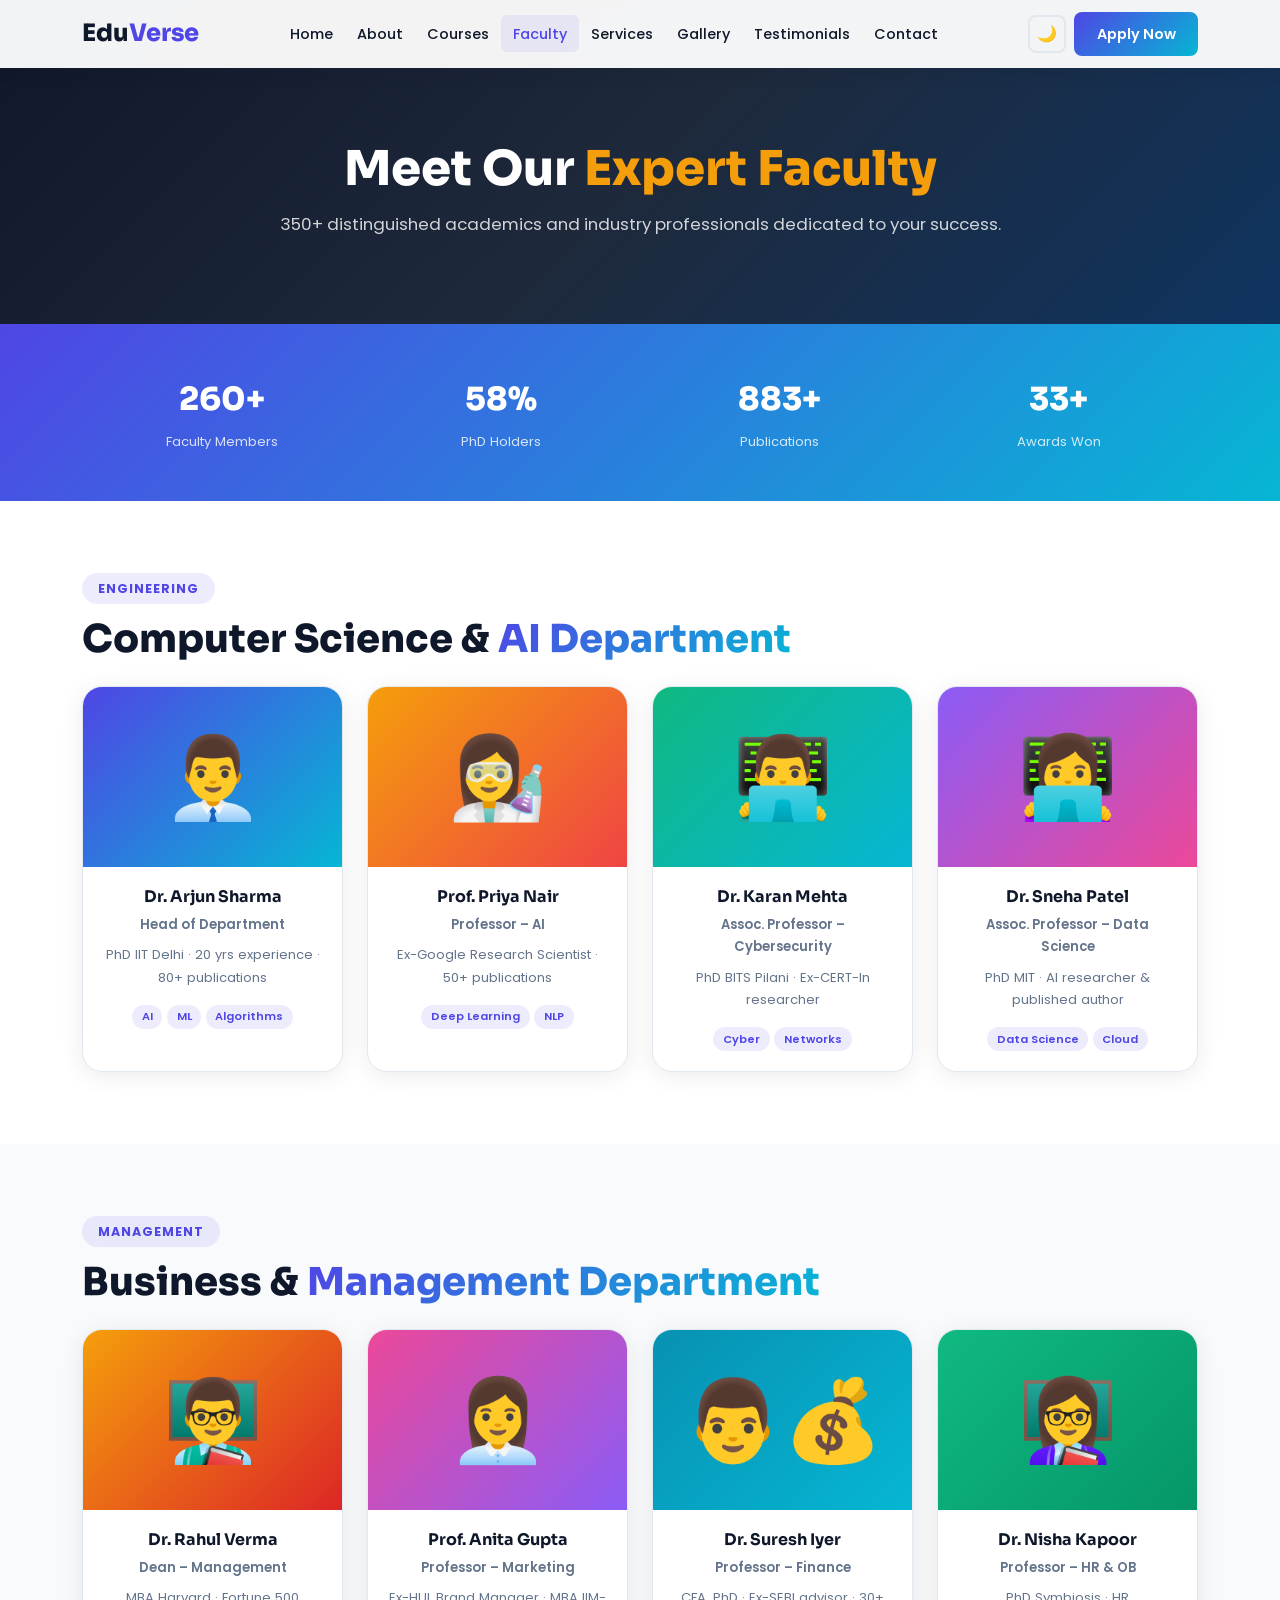
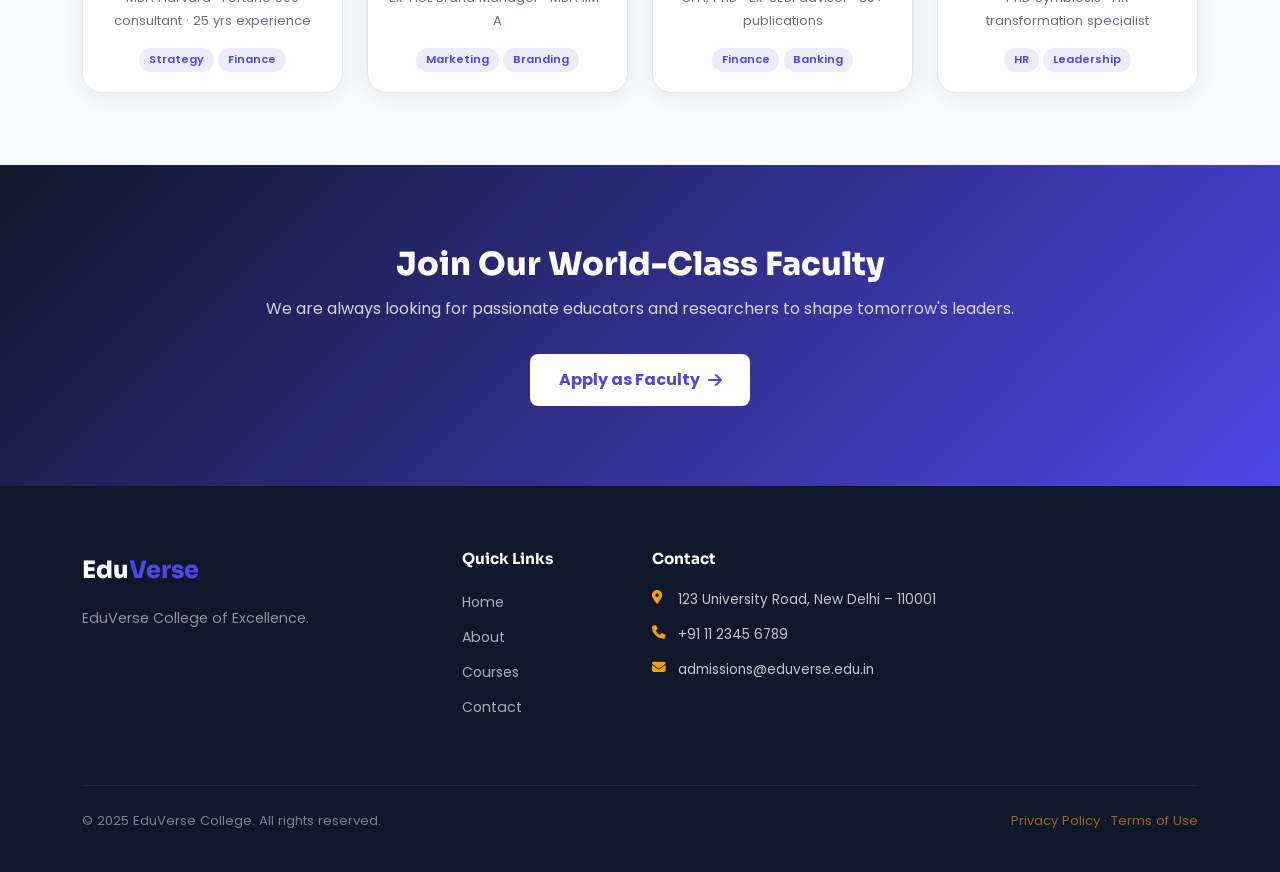
<file: faculty.html>
<!DOCTYPE html>
<html lang="en" data-theme="light">
<head>
  <meta charset="UTF-8"/>
  <meta name="viewport" content="width=device-width, initial-scale=1.0"/>
  <title>Faculty – EduVerse College</title>
  <link href="https://fonts.googleapis.com/css2?family=Poppins:wght@300;400;500;600;700&family=Sora:wght@600;700;800&display=swap" rel="stylesheet"/>
  <link href="https://cdn.jsdelivr.net/npm/bootstrap@5.3.3/dist/css/bootstrap.min.css" rel="stylesheet"/>
  <link rel="stylesheet" href="https://cdnjs.cloudflare.com/ajax/libs/font-awesome/6.5.0/css/all.min.css"/>
  <link rel="stylesheet" href="css/style.css"/>
</head>
<body>
  <nav class="navbar navbar-expand-lg ev-navbar">
    <div class="container">
      <a class="ev-logo" href="index.html">Edu<span>Verse</span></a>
      <button class="navbar-toggler ev-toggler" type="button" data-bs-toggle="collapse" data-bs-target="#navMenu">
        <i class="fas fa-bars"></i>
      </button>
      <div class="collapse navbar-collapse" id="navMenu">
        <ul class="navbar-nav mx-auto">
          <li class="nav-item"><a class="nav-link" href="index.html">Home</a></li>
          <li class="nav-item"><a class="nav-link" href="about.html">About</a></li>
          <li class="nav-item"><a class="nav-link" href="courses.html">Courses</a></li>
          <li class="nav-item"><a class="nav-link active" href="faculty.html">Faculty</a></li>
          <li class="nav-item"><a class="nav-link" href="services.html">Services</a></li>
          <li class="nav-item"><a class="nav-link" href="gallery.html">Gallery</a></li>
          <li class="nav-item"><a class="nav-link" href="testimonials.html">Testimonials</a></li>
          <li class="nav-item"><a class="nav-link" href="contact.html">Contact</a></li>
        </ul>
        <div class="d-flex align-items-center gap-2 mt-2 mt-lg-0">
          <button class="ev-dark-toggle" id="darkToggle">🌙</button>
          <a href="contact.html" class="ev-btn-primary">Apply Now</a>
        </div>
      </div>
    </div>
  </nav>

  <section class="ev-page-hero">
    <div class="container text-center">
      <h1>Meet Our <span class="ev-accent">Expert Faculty</span></h1>
      <p>350+ distinguished academics and industry professionals dedicated to your success.</p>
    </div>
  </section>

  <!-- Stats -->
  <section class="ev-stats-bar py-4">
    <div class="container">
      <div class="row g-0 text-center">
        <div class="col-6 col-md-3"><div class="ev-stat-mini ev-reveal-zoom"><span data-count="350">0</span>+<div>Faculty Members</div></div></div>
        <div class="col-6 col-md-3"><div class="ev-stat-mini ev-reveal-zoom"><span data-count="80">0</span>%<div>PhD Holders</div></div></div>
        <div class="col-6 col-md-3"><div class="ev-stat-mini ev-reveal-zoom"><span data-count="1200">0</span>+<div>Publications</div></div></div>
        <div class="col-6 col-md-3"><div class="ev-stat-mini ev-reveal-zoom"><span data-count="45">0</span>+<div>Awards Won</div></div></div>
      </div>
    </div>
  </section>

  <!-- Engineering Dept -->
  <section class="py-5">
    <div class="container py-4">
      <div class="ev-reveal mb-4">
        <span class="ev-badge">Engineering</span>
        <h2 class="ev-section-title">Computer Science & <span class="ev-gradient-text">AI Department</span></h2>
      </div>
      <div class="row g-4">
        <div class="col-sm-6 col-lg-3 ev-reveal">
          <div class="ev-faculty-card">
            <div class="ev-fac-img" style="background:linear-gradient(135deg,#4f46e5,#06b6d4)">👨‍💼
              <div class="ev-fac-overlay"><a href="#" class="ev-social-sm"><i class="fab fa-linkedin"></i></a><a href="#" class="ev-social-sm"><i class="fab fa-twitter"></i></a></div>
            </div>
            <div class="ev-fac-body">
              <h4>Dr. Arjun Sharma</h4>
              <p class="ev-fac-dept">Head of Department</p>
              <p>PhD IIT Delhi · 20 yrs experience · 80+ publications</p>
              <div class="ev-fac-tags"><span>AI</span><span>ML</span><span>Algorithms</span></div>
            </div>
          </div>
        </div>
        <div class="col-sm-6 col-lg-3 ev-reveal">
          <div class="ev-faculty-card">
            <div class="ev-fac-img" style="background:linear-gradient(135deg,#f59e0b,#ef4444)">👩‍🔬
              <div class="ev-fac-overlay"><a href="#" class="ev-social-sm"><i class="fab fa-linkedin"></i></a><a href="#" class="ev-social-sm"><i class="fab fa-twitter"></i></a></div>
            </div>
            <div class="ev-fac-body">
              <h4>Prof. Priya Nair</h4>
              <p class="ev-fac-dept">Professor – AI</p>
              <p>Ex-Google Research Scientist · 50+ publications</p>
              <div class="ev-fac-tags"><span>Deep Learning</span><span>NLP</span></div>
            </div>
          </div>
        </div>
        <div class="col-sm-6 col-lg-3 ev-reveal">
          <div class="ev-faculty-card">
            <div class="ev-fac-img" style="background:linear-gradient(135deg,#10b981,#06b6d4)">👨‍💻
              <div class="ev-fac-overlay"><a href="#" class="ev-social-sm"><i class="fab fa-linkedin"></i></a><a href="#" class="ev-social-sm"><i class="fab fa-twitter"></i></a></div>
            </div>
            <div class="ev-fac-body">
              <h4>Dr. Karan Mehta</h4>
              <p class="ev-fac-dept">Assoc. Professor – Cybersecurity</p>
              <p>PhD BITS Pilani · Ex-CERT-In researcher</p>
              <div class="ev-fac-tags"><span>Cyber</span><span>Networks</span></div>
            </div>
          </div>
        </div>
        <div class="col-sm-6 col-lg-3 ev-reveal">
          <div class="ev-faculty-card">
            <div class="ev-fac-img" style="background:linear-gradient(135deg,#8b5cf6,#ec4899)">👩‍💻
              <div class="ev-fac-overlay"><a href="#" class="ev-social-sm"><i class="fab fa-linkedin"></i></a><a href="#" class="ev-social-sm"><i class="fab fa-twitter"></i></a></div>
            </div>
            <div class="ev-fac-body">
              <h4>Dr. Sneha Patel</h4>
              <p class="ev-fac-dept">Assoc. Professor – Data Science</p>
              <p>PhD MIT · AI researcher & published author</p>
              <div class="ev-fac-tags"><span>Data Science</span><span>Cloud</span></div>
            </div>
          </div>
        </div>
      </div>
    </div>
  </section>

  <!-- Management Dept -->
  <section class="py-5" style="background:var(--ev-light)">
    <div class="container py-4">
      <div class="ev-reveal mb-4">
        <span class="ev-badge">Management</span>
        <h2 class="ev-section-title">Business & <span class="ev-gradient-text">Management Department</span></h2>
      </div>
      <div class="row g-4">
        <div class="col-sm-6 col-lg-3 ev-reveal">
          <div class="ev-faculty-card">
            <div class="ev-fac-img" style="background:linear-gradient(135deg,#f59e0b,#dc2626)">👨‍🏫
              <div class="ev-fac-overlay"><a href="#" class="ev-social-sm"><i class="fab fa-linkedin"></i></a><a href="#" class="ev-social-sm"><i class="fab fa-twitter"></i></a></div>
            </div>
            <div class="ev-fac-body">
              <h4>Dr. Rahul Verma</h4>
              <p class="ev-fac-dept">Dean – Management</p>
              <p>MBA Harvard · Fortune 500 consultant · 25 yrs experience</p>
              <div class="ev-fac-tags"><span>Strategy</span><span>Finance</span></div>
            </div>
          </div>
        </div>
        <div class="col-sm-6 col-lg-3 ev-reveal">
          <div class="ev-faculty-card">
            <div class="ev-fac-img" style="background:linear-gradient(135deg,#ec4899,#8b5cf6)">👩‍💼
              <div class="ev-fac-overlay"><a href="#" class="ev-social-sm"><i class="fab fa-linkedin"></i></a><a href="#" class="ev-social-sm"><i class="fab fa-twitter"></i></a></div>
            </div>
            <div class="ev-fac-body">
              <h4>Prof. Anita Gupta</h4>
              <p class="ev-fac-dept">Professor – Marketing</p>
              <p>Ex-HUL Brand Manager · MBA IIM-A</p>
              <div class="ev-fac-tags"><span>Marketing</span><span>Branding</span></div>
            </div>
          </div>
        </div>
        <div class="col-sm-6 col-lg-3 ev-reveal">
          <div class="ev-faculty-card">
            <div class="ev-fac-img" style="background:linear-gradient(135deg,#0891b2,#06b6d4)">👨‍💰
              <div class="ev-fac-overlay"><a href="#" class="ev-social-sm"><i class="fab fa-linkedin"></i></a></div>
            </div>
            <div class="ev-fac-body">
              <h4>Dr. Suresh Iyer</h4>
              <p class="ev-fac-dept">Professor – Finance</p>
              <p>CFA, PhD · Ex-SEBI advisor · 30+ publications</p>
              <div class="ev-fac-tags"><span>Finance</span><span>Banking</span></div>
            </div>
          </div>
        </div>
        <div class="col-sm-6 col-lg-3 ev-reveal">
          <div class="ev-faculty-card">
            <div class="ev-fac-img" style="background:linear-gradient(135deg,#10b981,#059669)">👩‍🏫
              <div class="ev-fac-overlay"><a href="#" class="ev-social-sm"><i class="fab fa-linkedin"></i></a></div>
            </div>
            <div class="ev-fac-body">
              <h4>Dr. Nisha Kapoor</h4>
              <p class="ev-fac-dept">Professor – HR & OB</p>
              <p>PhD Symbiosis · HR transformation specialist</p>
              <div class="ev-fac-tags"><span>HR</span><span>Leadership</span></div>
            </div>
          </div>
        </div>
      </div>
    </div>
  </section>

  <!-- Join Us CTA -->
  <section class="ev-cta-section">
    <div class="container text-center ev-reveal-zoom">
      <h2>Join Our World-Class Faculty</h2>
      <p>We are always looking for passionate educators and researchers to shape tomorrow's leaders.</p>
      <a href="contact.html" class="ev-btn-white mt-3">Apply as Faculty <i class="fas fa-arrow-right"></i></a>
    </div>
  </section>

  <footer class="ev-footer">
    <div class="container">
      <div class="row g-4">
        <div class="col-lg-4 col-md-6">
          <a href="index.html" class="ev-logo" style="color:#fff">Edu<span>Verse</span></a>
          <p class="mt-3" style="opacity:.7;font-size:.9rem">EduVerse College of Excellence.</p>
        </div>
        <div class="col-lg-2 col-6">
          <h5 class="ev-footer-heading">Quick Links</h5>
          <ul class="ev-footer-links">
            <li><a href="index.html">Home</a></li>
            <li><a href="about.html">About</a></li>
            <li><a href="courses.html">Courses</a></li>
            <li><a href="contact.html">Contact</a></li>
          </ul>
        </div>
        <div class="col-lg-4 col-md-6">
          <h5 class="ev-footer-heading">Contact</h5>
          <ul class="ev-footer-contact">
            <li><i class="fas fa-map-marker-alt"></i><span>123 University Road, New Delhi – 110001</span></li>
            <li><i class="fas fa-phone"></i><span>+91 11 2345 6789</span></li>
            <li><i class="fas fa-envelope"></i><span>admissions@eduverse.edu.in</span></li>
          </ul>
        </div>
      </div>
      <div class="ev-footer-bottom">
        <p>© 2025 EduVerse College. All rights reserved.</p>
        <p><a href="#">Privacy Policy</a> · <a href="#">Terms of Use</a></p>
      </div>
    </div>
  </footer>
  <button id="back-to-top" class="ev-btt"><i class="fas fa-chevron-up"></i></button>
  <script src="https://cdn.jsdelivr.net/npm/bootstrap@5.3.3/dist/js/bootstrap.bundle.min.js"></script>
  <script src="js/script.js"></script>
</body>
</html>
</file>
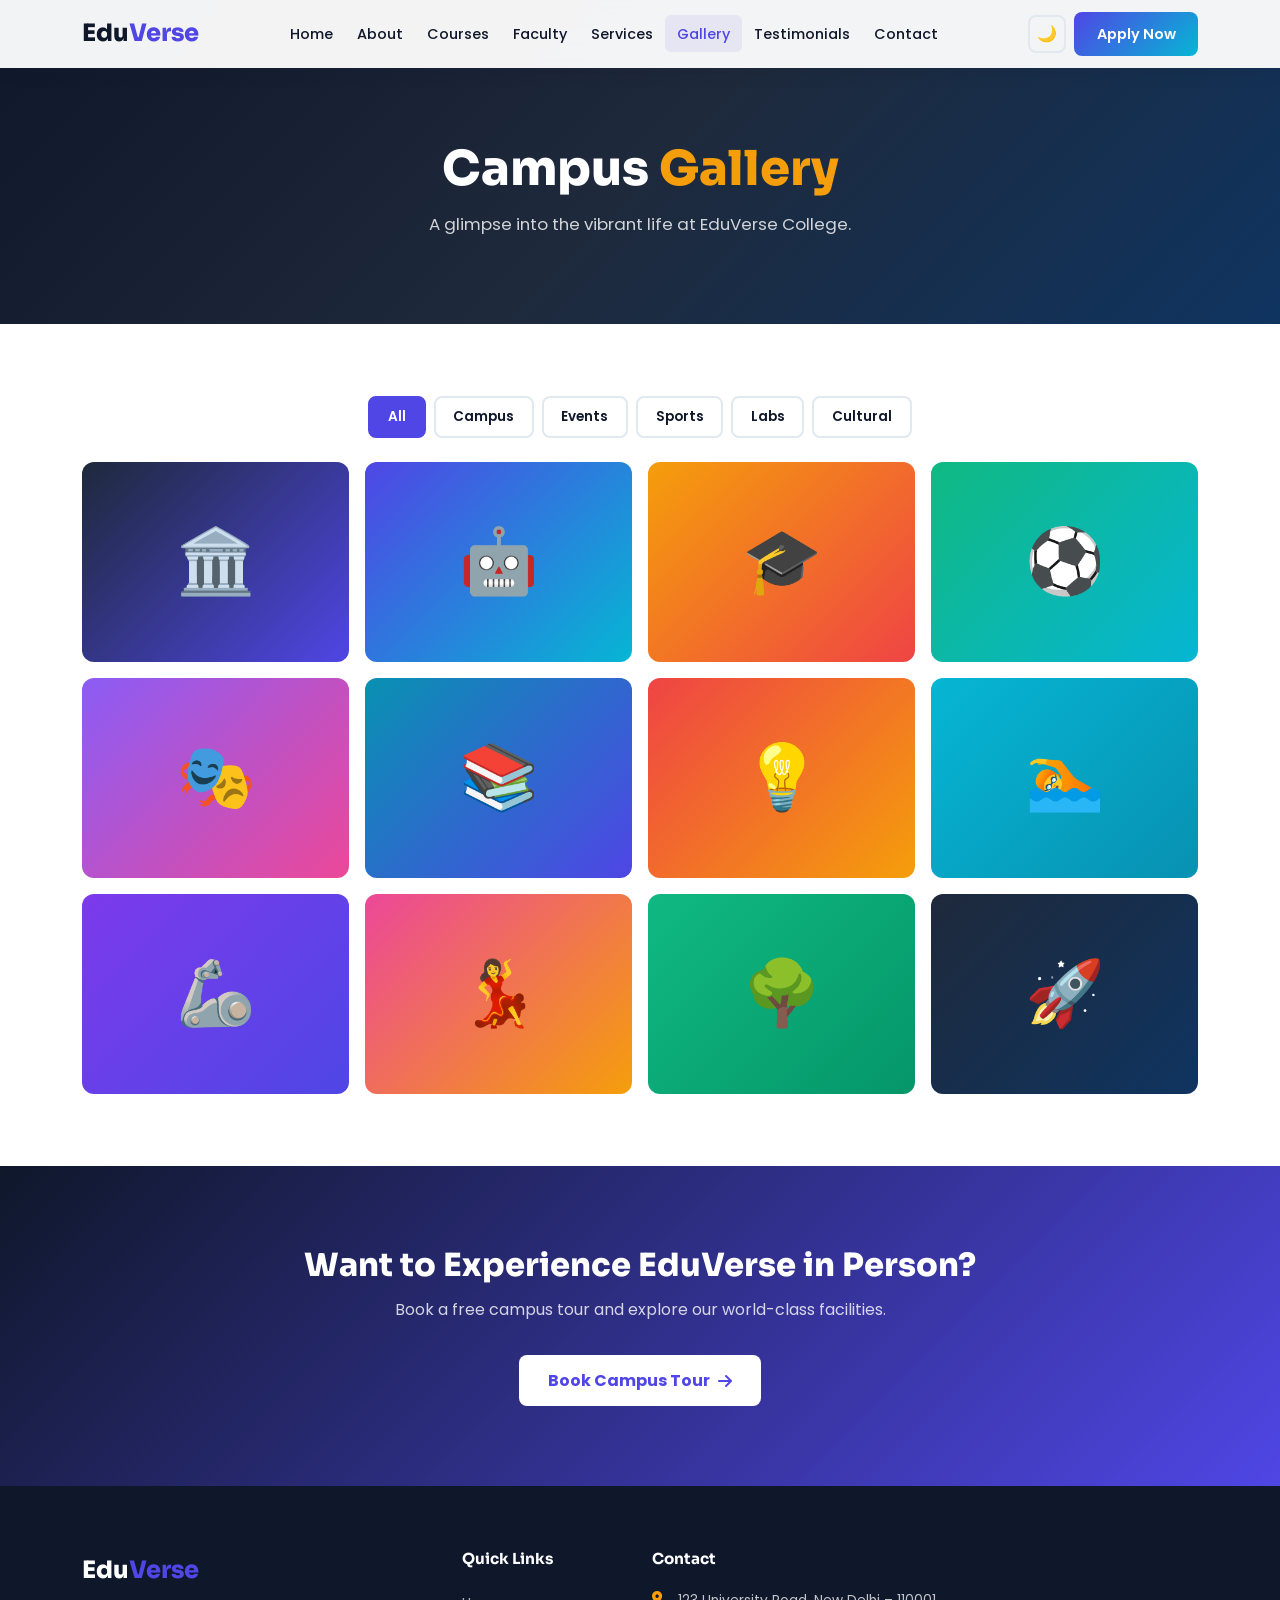
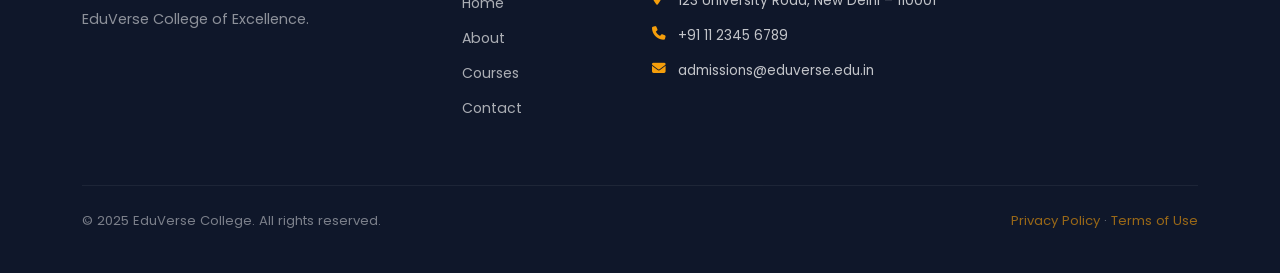
<file: gallery.html>
<!DOCTYPE html>
<html lang="en" data-theme="light">
<head>
  <meta charset="UTF-8"/>
  <meta name="viewport" content="width=device-width, initial-scale=1.0"/>
  <title>Gallery – EduVerse College</title>
  <link href="https://fonts.googleapis.com/css2?family=Poppins:wght@300;400;500;600;700&family=Sora:wght@600;700;800&display=swap" rel="stylesheet"/>
  <link href="https://cdn.jsdelivr.net/npm/bootstrap@5.3.3/dist/css/bootstrap.min.css" rel="stylesheet"/>
  <link rel="stylesheet" href="https://cdnjs.cloudflare.com/ajax/libs/font-awesome/6.5.0/css/all.min.css"/>
  <link rel="stylesheet" href="css/style.css"/>
</head>
<body>
  <nav class="navbar navbar-expand-lg ev-navbar">
    <div class="container">
      <a class="ev-logo" href="index.html">Edu<span>Verse</span></a>
      <button class="navbar-toggler ev-toggler" type="button" data-bs-toggle="collapse" data-bs-target="#navMenu">
        <i class="fas fa-bars"></i>
      </button>
      <div class="collapse navbar-collapse" id="navMenu">
        <ul class="navbar-nav mx-auto">
          <li class="nav-item"><a class="nav-link" href="index.html">Home</a></li>
          <li class="nav-item"><a class="nav-link" href="about.html">About</a></li>
          <li class="nav-item"><a class="nav-link" href="courses.html">Courses</a></li>
          <li class="nav-item"><a class="nav-link" href="faculty.html">Faculty</a></li>
          <li class="nav-item"><a class="nav-link" href="services.html">Services</a></li>
          <li class="nav-item"><a class="nav-link active" href="gallery.html">Gallery</a></li>
          <li class="nav-item"><a class="nav-link" href="testimonials.html">Testimonials</a></li>
          <li class="nav-item"><a class="nav-link" href="contact.html">Contact</a></li>
        </ul>
        <div class="d-flex align-items-center gap-2 mt-2 mt-lg-0">
          <button class="ev-dark-toggle" id="darkToggle">🌙</button>
          <a href="contact.html" class="ev-btn-primary">Apply Now</a>
        </div>
      </div>
    </div>
  </nav>

  <section class="ev-page-hero">
    <div class="container text-center">
      <h1>Campus <span class="ev-accent">Gallery</span></h1>
      <p>A glimpse into the vibrant life at EduVerse College.</p>
    </div>
  </section>

  <section class="py-5">
    <div class="container py-4">
      <!-- Filter -->
      <div class="text-center mb-4 ev-reveal">
        <div class="d-flex justify-content-center flex-wrap gap-2">
          <button class="ev-filter-btn active" data-filter="all">All</button>
          <button class="ev-filter-btn" data-filter="campus">Campus</button>
          <button class="ev-filter-btn" data-filter="events">Events</button>
          <button class="ev-filter-btn" data-filter="sports">Sports</button>
          <button class="ev-filter-btn" data-filter="labs">Labs</button>
          <button class="ev-filter-btn" data-filter="cultural">Cultural</button>
        </div>
      </div>

      <!-- Gallery Grid -->
      <div class="row g-3" id="galleryGrid">
        <div class="col-6 col-md-4 col-lg-3 gallery-item ev-reveal" data-cat="campus">
          <div class="ev-gallery-card" data-label="Main Building">
            <div style="background:linear-gradient(135deg,#1e293b,#4f46e5);height:200px;display:flex;align-items:center;justify-content:center;font-size:4rem;">🏛️</div>
            <div class="ev-gallery-overlay"><span>Main Building</span></div>
          </div>
        </div>
        <div class="col-6 col-md-4 col-lg-3 gallery-item ev-reveal" data-cat="labs">
          <div class="ev-gallery-card" data-label="AI Research Lab">
            <div style="background:linear-gradient(135deg,#4f46e5,#06b6d4);height:200px;display:flex;align-items:center;justify-content:center;font-size:4rem;">🤖</div>
            <div class="ev-gallery-overlay"><span>AI Research Lab</span></div>
          </div>
        </div>
        <div class="col-6 col-md-4 col-lg-3 gallery-item ev-reveal" data-cat="events">
          <div class="ev-gallery-card" data-label="Annual Convocation 2024">
            <div style="background:linear-gradient(135deg,#f59e0b,#ef4444);height:200px;display:flex;align-items:center;justify-content:center;font-size:4rem;">🎓</div>
            <div class="ev-gallery-overlay"><span>Convocation 2024</span></div>
          </div>
        </div>
        <div class="col-6 col-md-4 col-lg-3 gallery-item ev-reveal" data-cat="sports">
          <div class="ev-gallery-card" data-label="Sports Complex">
            <div style="background:linear-gradient(135deg,#10b981,#06b6d4);height:200px;display:flex;align-items:center;justify-content:center;font-size:4rem;">⚽</div>
            <div class="ev-gallery-overlay"><span>Sports Complex</span></div>
          </div>
        </div>
        <div class="col-6 col-md-4 col-lg-3 gallery-item ev-reveal" data-cat="cultural">
          <div class="ev-gallery-card" data-label="Fest 2024 – EduFusion">
            <div style="background:linear-gradient(135deg,#8b5cf6,#ec4899);height:200px;display:flex;align-items:center;justify-content:center;font-size:4rem;">🎭</div>
            <div class="ev-gallery-overlay"><span>EduFusion Fest 2024</span></div>
          </div>
        </div>
        <div class="col-6 col-md-4 col-lg-3 gallery-item ev-reveal" data-cat="campus">
          <div class="ev-gallery-card" data-label="Central Library">
            <div style="background:linear-gradient(135deg,#0891b2,#4f46e5);height:200px;display:flex;align-items:center;justify-content:center;font-size:4rem;">📚</div>
            <div class="ev-gallery-overlay"><span>Central Library</span></div>
          </div>
        </div>
        <div class="col-6 col-md-4 col-lg-3 gallery-item ev-reveal" data-cat="events">
          <div class="ev-gallery-card" data-label="Hackathon 2025">
            <div style="background:linear-gradient(135deg,#ef4444,#f59e0b);height:200px;display:flex;align-items:center;justify-content:center;font-size:4rem;">💡</div>
            <div class="ev-gallery-overlay"><span>Hackathon 2025</span></div>
          </div>
        </div>
        <div class="col-6 col-md-4 col-lg-3 gallery-item ev-reveal" data-cat="sports">
          <div class="ev-gallery-card" data-label="Swimming Pool">
            <div style="background:linear-gradient(135deg,#06b6d4,#0891b2);height:200px;display:flex;align-items:center;justify-content:center;font-size:4rem;">🏊</div>
            <div class="ev-gallery-overlay"><span>Olympic Swimming Pool</span></div>
          </div>
        </div>
        <div class="col-6 col-md-4 col-lg-3 gallery-item ev-reveal" data-cat="labs">
          <div class="ev-gallery-card" data-label="Robotics Lab">
            <div style="background:linear-gradient(135deg,#7c3aed,#4f46e5);height:200px;display:flex;align-items:center;justify-content:center;font-size:4rem;">🦾</div>
            <div class="ev-gallery-overlay"><span>Robotics Lab</span></div>
          </div>
        </div>
        <div class="col-6 col-md-4 col-lg-3 gallery-item ev-reveal" data-cat="cultural">
          <div class="ev-gallery-card" data-label="Classical Dance Performance">
            <div style="background:linear-gradient(135deg,#ec4899,#f59e0b);height:200px;display:flex;align-items:center;justify-content:center;font-size:4rem;">💃</div>
            <div class="ev-gallery-overlay"><span>Cultural Dance Show</span></div>
          </div>
        </div>
        <div class="col-6 col-md-4 col-lg-3 gallery-item ev-reveal" data-cat="campus">
          <div class="ev-gallery-card" data-label="Campus Garden">
            <div style="background:linear-gradient(135deg,#10b981,#059669);height:200px;display:flex;align-items:center;justify-content:center;font-size:4rem;">🌳</div>
            <div class="ev-gallery-overlay"><span>Green Campus</span></div>
          </div>
        </div>
        <div class="col-6 col-md-4 col-lg-3 gallery-item ev-reveal" data-cat="events">
          <div class="ev-gallery-card" data-label="Industry Visit – ISRO">
            <div style="background:linear-gradient(135deg,#1e293b,#0f3460);height:200px;display:flex;align-items:center;justify-content:center;font-size:4rem;">🚀</div>
            <div class="ev-gallery-overlay"><span>Industry Visit – ISRO</span></div>
          </div>
        </div>
      </div>
    </div>
  </section>

  <section class="ev-cta-section">
    <div class="container text-center ev-reveal-zoom">
      <h2>Want to Experience EduVerse in Person?</h2>
      <p>Book a free campus tour and explore our world-class facilities.</p>
      <a href="contact.html" class="ev-btn-white mt-3">Book Campus Tour <i class="fas fa-arrow-right"></i></a>
    </div>
  </section>

  <footer class="ev-footer">
    <div class="container">
      <div class="row g-4">
        <div class="col-lg-4 col-md-6">
          <a href="index.html" class="ev-logo" style="color:#fff">Edu<span>Verse</span></a>
          <p class="mt-3" style="opacity:.7;font-size:.9rem">EduVerse College of Excellence.</p>
        </div>
        <div class="col-lg-2 col-6">
          <h5 class="ev-footer-heading">Quick Links</h5>
          <ul class="ev-footer-links">
            <li><a href="index.html">Home</a></li>
            <li><a href="about.html">About</a></li>
            <li><a href="courses.html">Courses</a></li>
            <li><a href="contact.html">Contact</a></li>
          </ul>
        </div>
        <div class="col-lg-4 col-md-6">
          <h5 class="ev-footer-heading">Contact</h5>
          <ul class="ev-footer-contact">
            <li><i class="fas fa-map-marker-alt"></i><span>123 University Road, New Delhi – 110001</span></li>
            <li><i class="fas fa-phone"></i><span>+91 11 2345 6789</span></li>
            <li><i class="fas fa-envelope"></i><span>admissions@eduverse.edu.in</span></li>
          </ul>
        </div>
      </div>
      <div class="ev-footer-bottom">
        <p>© 2025 EduVerse College. All rights reserved.</p>
        <p><a href="#">Privacy Policy</a> · <a href="#">Terms of Use</a></p>
      </div>
    </div>
  </footer>
  <button id="back-to-top" class="ev-btt"><i class="fas fa-chevron-up"></i></button>
  <script src="https://cdn.jsdelivr.net/npm/bootstrap@5.3.3/dist/js/bootstrap.bundle.min.js"></script>
  <script src="js/script.js"></script>
  <script>
    document.querySelectorAll('.ev-filter-btn').forEach(btn => {
      btn.addEventListener('click', function() {
        document.querySelectorAll('.ev-filter-btn').forEach(b => b.classList.remove('active'));
        this.classList.add('active');
        const f = this.dataset.filter;
        document.querySelectorAll('.gallery-item').forEach(item => {
          item.style.display = (f === 'all' || item.dataset.cat === f) ? '' : 'none';
        });
      });
    });
  </script>
</body>
</html>
</file>
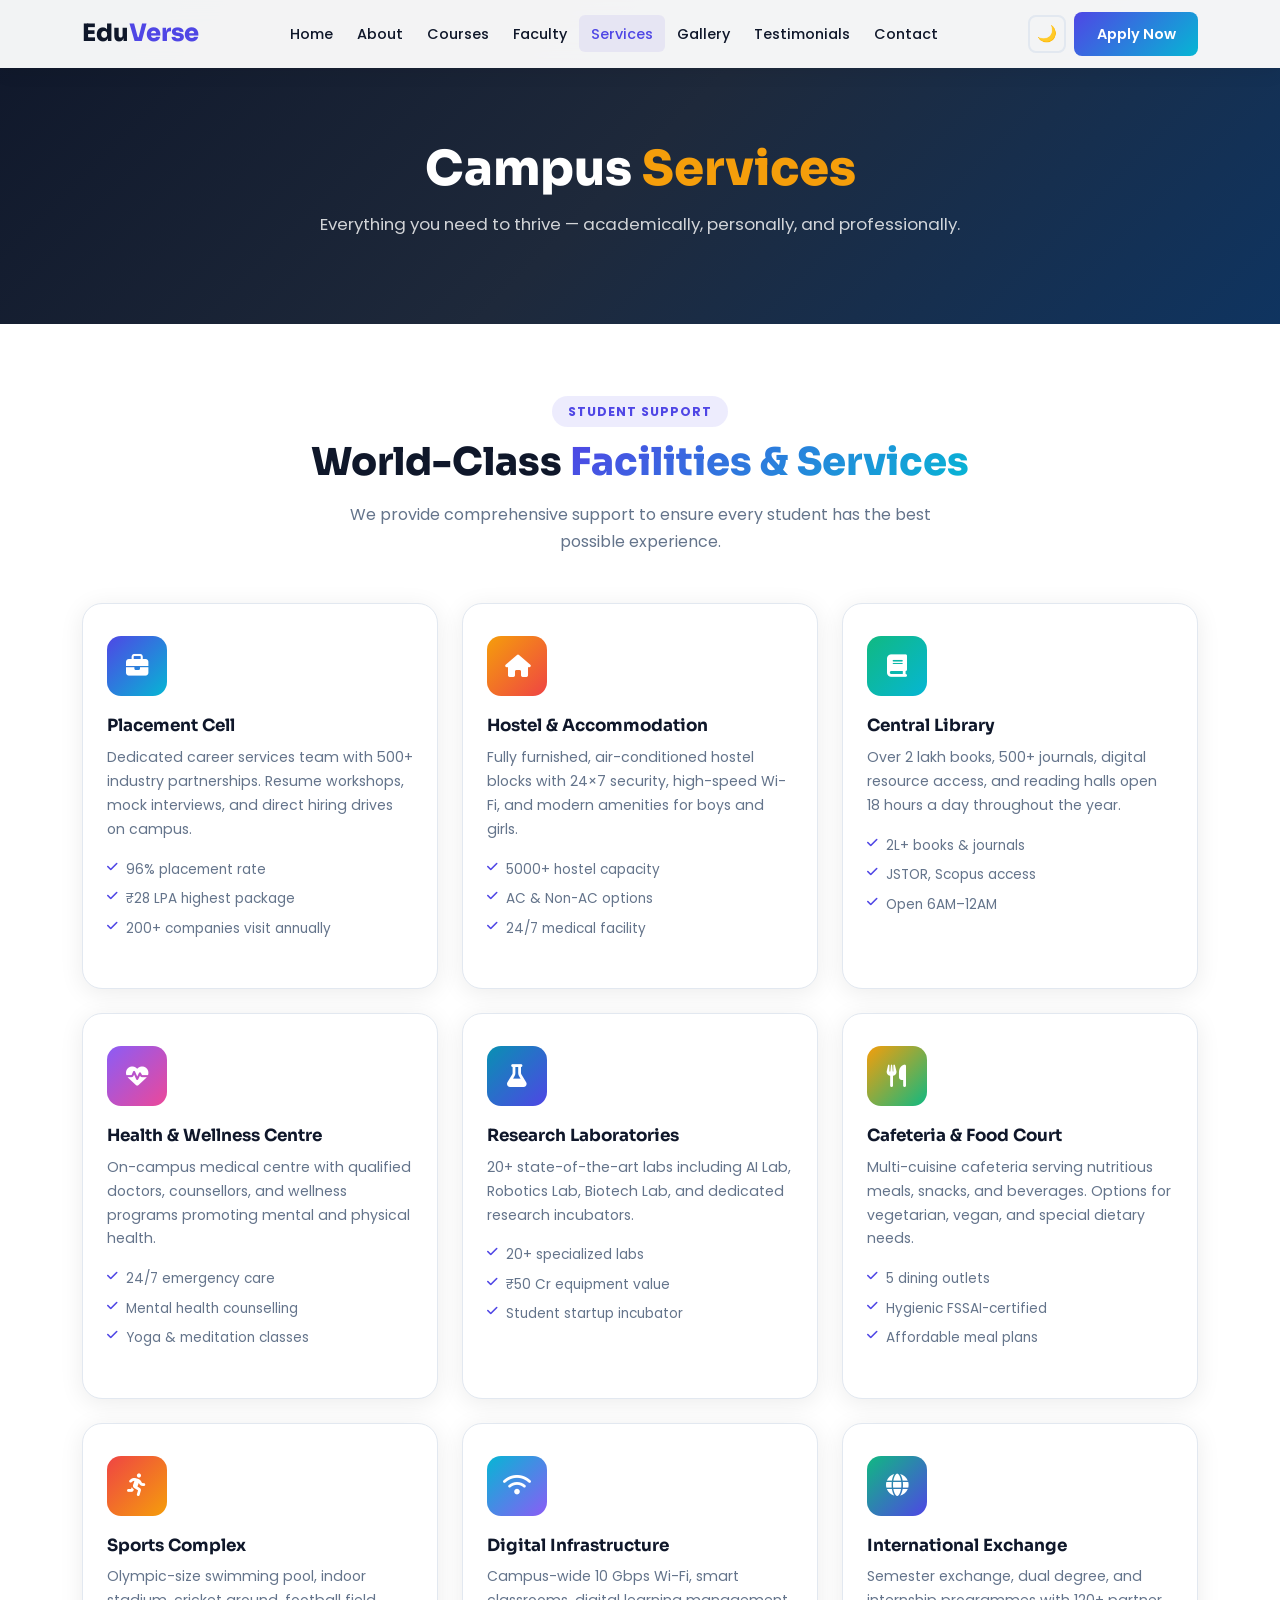
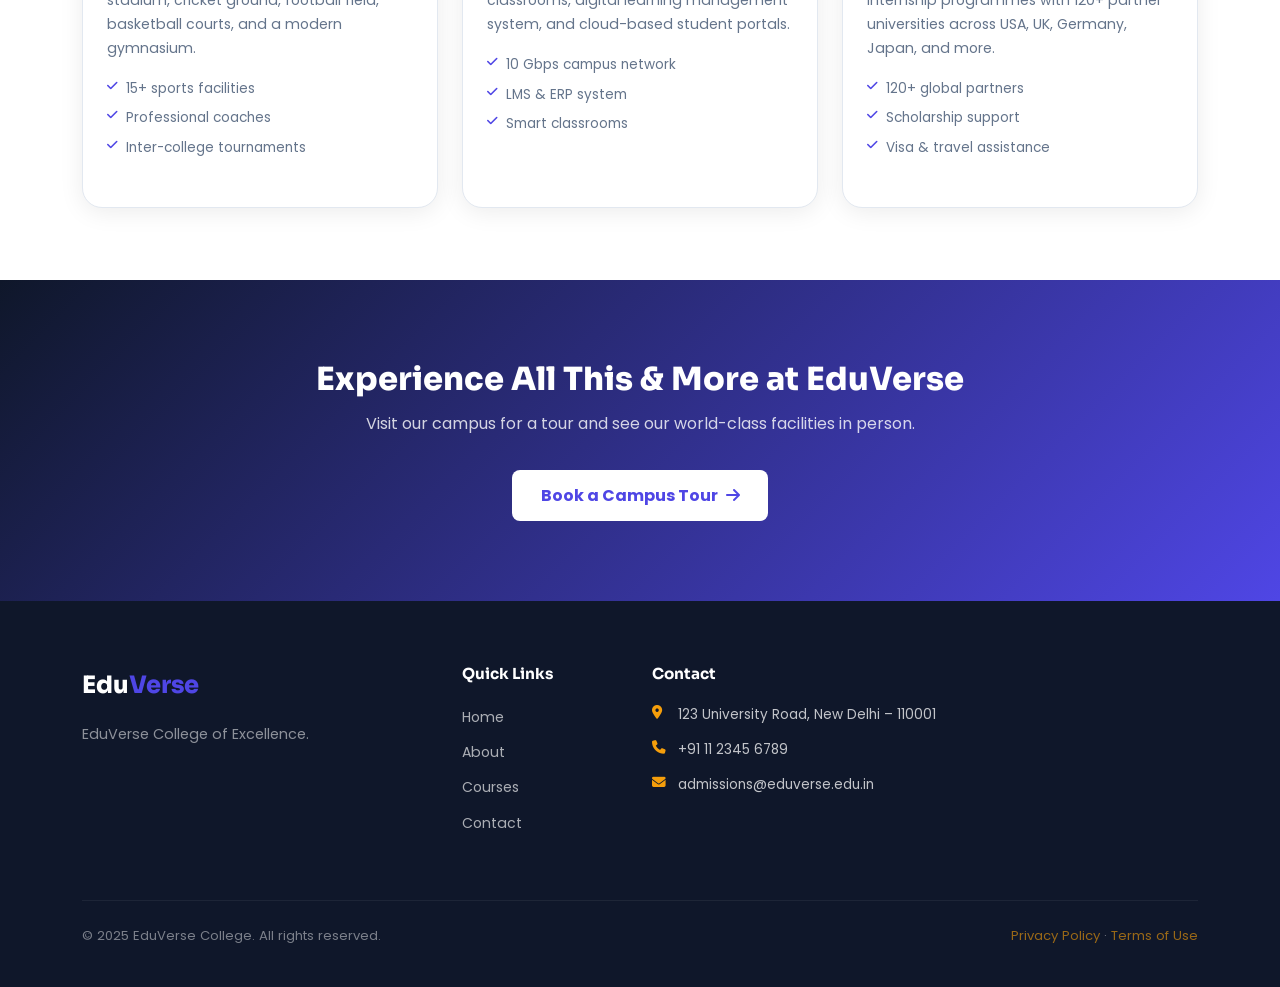
<file: services.html>
<!DOCTYPE html>
<html lang="en" data-theme="light">
<head>
  <meta charset="UTF-8"/>
  <meta name="viewport" content="width=device-width, initial-scale=1.0"/>
  <title>Services – EduVerse College</title>
  <link href="https://fonts.googleapis.com/css2?family=Poppins:wght@300;400;500;600;700&family=Sora:wght@600;700;800&display=swap" rel="stylesheet"/>
  <link href="https://cdn.jsdelivr.net/npm/bootstrap@5.3.3/dist/css/bootstrap.min.css" rel="stylesheet"/>
  <link rel="stylesheet" href="https://cdnjs.cloudflare.com/ajax/libs/font-awesome/6.5.0/css/all.min.css"/>
  <link rel="stylesheet" href="css/style.css"/>
</head>
<body>
  <nav class="navbar navbar-expand-lg ev-navbar">
    <div class="container">
      <a class="ev-logo" href="index.html">Edu<span>Verse</span></a>
      <button class="navbar-toggler ev-toggler" type="button" data-bs-toggle="collapse" data-bs-target="#navMenu">
        <i class="fas fa-bars"></i>
      </button>
      <div class="collapse navbar-collapse" id="navMenu">
        <ul class="navbar-nav mx-auto">
          <li class="nav-item"><a class="nav-link" href="index.html">Home</a></li>
          <li class="nav-item"><a class="nav-link" href="about.html">About</a></li>
          <li class="nav-item"><a class="nav-link" href="courses.html">Courses</a></li>
          <li class="nav-item"><a class="nav-link" href="faculty.html">Faculty</a></li>
          <li class="nav-item"><a class="nav-link active" href="services.html">Services</a></li>
          <li class="nav-item"><a class="nav-link" href="gallery.html">Gallery</a></li>
          <li class="nav-item"><a class="nav-link" href="testimonials.html">Testimonials</a></li>
          <li class="nav-item"><a class="nav-link" href="contact.html">Contact</a></li>
        </ul>
        <div class="d-flex align-items-center gap-2 mt-2 mt-lg-0">
          <button class="ev-dark-toggle" id="darkToggle">🌙</button>
          <a href="contact.html" class="ev-btn-primary">Apply Now</a>
        </div>
      </div>
    </div>
  </nav>

  <section class="ev-page-hero">
    <div class="container text-center">
      <h1>Campus <span class="ev-accent">Services</span></h1>
      <p>Everything you need to thrive — academically, personally, and professionally.</p>
    </div>
  </section>

  <!-- Main Services Grid -->
  <section class="py-5">
    <div class="container py-4">
      <div class="text-center mb-5 ev-reveal">
        <span class="ev-badge">Student Support</span>
        <h2 class="ev-section-title">World-Class <span class="ev-gradient-text">Facilities & Services</span></h2>
        <p class="ev-section-desc">We provide comprehensive support to ensure every student has the best possible experience.</p>
      </div>
      <div class="row g-4">
        <div class="col-sm-6 col-lg-4 ev-reveal">
          <div class="ev-service-card">
            <div class="ev-service-icon" style="background:linear-gradient(135deg,#4f46e5,#06b6d4)"><i class="fas fa-briefcase"></i></div>
            <h3>Placement Cell</h3>
            <p>Dedicated career services team with 500+ industry partnerships. Resume workshops, mock interviews, and direct hiring drives on campus.</p>
            <ul class="ev-service-list">
              <li><i class="fas fa-check"></i> 96% placement rate</li>
              <li><i class="fas fa-check"></i> ₹28 LPA highest package</li>
              <li><i class="fas fa-check"></i> 200+ companies visit annually</li>
            </ul>
          </div>
        </div>
        <div class="col-sm-6 col-lg-4 ev-reveal">
          <div class="ev-service-card">
            <div class="ev-service-icon" style="background:linear-gradient(135deg,#f59e0b,#ef4444)"><i class="fas fa-home"></i></div>
            <h3>Hostel & Accommodation</h3>
            <p>Fully furnished, air-conditioned hostel blocks with 24×7 security, high-speed Wi-Fi, and modern amenities for boys and girls.</p>
            <ul class="ev-service-list">
              <li><i class="fas fa-check"></i> 5000+ hostel capacity</li>
              <li><i class="fas fa-check"></i> AC & Non-AC options</li>
              <li><i class="fas fa-check"></i> 24/7 medical facility</li>
            </ul>
          </div>
        </div>
        <div class="col-sm-6 col-lg-4 ev-reveal">
          <div class="ev-service-card">
            <div class="ev-service-icon" style="background:linear-gradient(135deg,#10b981,#06b6d4)"><i class="fas fa-book"></i></div>
            <h3>Central Library</h3>
            <p>Over 2 lakh books, 500+ journals, digital resource access, and reading halls open 18 hours a day throughout the year.</p>
            <ul class="ev-service-list">
              <li><i class="fas fa-check"></i> 2L+ books & journals</li>
              <li><i class="fas fa-check"></i> JSTOR, Scopus access</li>
              <li><i class="fas fa-check"></i> Open 6AM–12AM</li>
            </ul>
          </div>
        </div>
        <div class="col-sm-6 col-lg-4 ev-reveal">
          <div class="ev-service-card">
            <div class="ev-service-icon" style="background:linear-gradient(135deg,#8b5cf6,#ec4899)"><i class="fas fa-heartbeat"></i></div>
            <h3>Health & Wellness Centre</h3>
            <p>On-campus medical centre with qualified doctors, counsellors, and wellness programs promoting mental and physical health.</p>
            <ul class="ev-service-list">
              <li><i class="fas fa-check"></i> 24/7 emergency care</li>
              <li><i class="fas fa-check"></i> Mental health counselling</li>
              <li><i class="fas fa-check"></i> Yoga & meditation classes</li>
            </ul>
          </div>
        </div>
        <div class="col-sm-6 col-lg-4 ev-reveal">
          <div class="ev-service-card">
            <div class="ev-service-icon" style="background:linear-gradient(135deg,#0891b2,#4f46e5)"><i class="fas fa-flask"></i></div>
            <h3>Research Laboratories</h3>
            <p>20+ state-of-the-art labs including AI Lab, Robotics Lab, Biotech Lab, and dedicated research incubators.</p>
            <ul class="ev-service-list">
              <li><i class="fas fa-check"></i> 20+ specialized labs</li>
              <li><i class="fas fa-check"></i> ₹50 Cr equipment value</li>
              <li><i class="fas fa-check"></i> Student startup incubator</li>
            </ul>
          </div>
        </div>
        <div class="col-sm-6 col-lg-4 ev-reveal">
          <div class="ev-service-card">
            <div class="ev-service-icon" style="background:linear-gradient(135deg,#f59e0b,#10b981)"><i class="fas fa-utensils"></i></div>
            <h3>Cafeteria & Food Court</h3>
            <p>Multi-cuisine cafeteria serving nutritious meals, snacks, and beverages. Options for vegetarian, vegan, and special dietary needs.</p>
            <ul class="ev-service-list">
              <li><i class="fas fa-check"></i> 5 dining outlets</li>
              <li><i class="fas fa-check"></i> Hygienic FSSAI-certified</li>
              <li><i class="fas fa-check"></i> Affordable meal plans</li>
            </ul>
          </div>
        </div>
        <div class="col-sm-6 col-lg-4 ev-reveal">
          <div class="ev-service-card">
            <div class="ev-service-icon" style="background:linear-gradient(135deg,#ef4444,#f59e0b)"><i class="fas fa-running"></i></div>
            <h3>Sports Complex</h3>
            <p>Olympic-size swimming pool, indoor stadium, cricket ground, football field, basketball courts, and a modern gymnasium.</p>
            <ul class="ev-service-list">
              <li><i class="fas fa-check"></i> 15+ sports facilities</li>
              <li><i class="fas fa-check"></i> Professional coaches</li>
              <li><i class="fas fa-check"></i> Inter-college tournaments</li>
            </ul>
          </div>
        </div>
        <div class="col-sm-6 col-lg-4 ev-reveal">
          <div class="ev-service-card">
            <div class="ev-service-icon" style="background:linear-gradient(135deg,#06b6d4,#8b5cf6)"><i class="fas fa-wifi"></i></div>
            <h3>Digital Infrastructure</h3>
            <p>Campus-wide 10 Gbps Wi-Fi, smart classrooms, digital learning management system, and cloud-based student portals.</p>
            <ul class="ev-service-list">
              <li><i class="fas fa-check"></i> 10 Gbps campus network</li>
              <li><i class="fas fa-check"></i> LMS & ERP system</li>
              <li><i class="fas fa-check"></i> Smart classrooms</li>
            </ul>
          </div>
        </div>
        <div class="col-sm-6 col-lg-4 ev-reveal">
          <div class="ev-service-card">
            <div class="ev-service-icon" style="background:linear-gradient(135deg,#10b981,#4f46e5)"><i class="fas fa-globe"></i></div>
            <h3>International Exchange</h3>
            <p>Semester exchange, dual degree, and internship programmes with 120+ partner universities across USA, UK, Germany, Japan, and more.</p>
            <ul class="ev-service-list">
              <li><i class="fas fa-check"></i> 120+ global partners</li>
              <li><i class="fas fa-check"></i> Scholarship support</li>
              <li><i class="fas fa-check"></i> Visa & travel assistance</li>
            </ul>
          </div>
        </div>
      </div>
    </div>
  </section>

  <!-- CTA -->
  <section class="ev-cta-section">
    <div class="container text-center ev-reveal-zoom">
      <h2>Experience All This & More at EduVerse</h2>
      <p>Visit our campus for a tour and see our world-class facilities in person.</p>
      <a href="contact.html" class="ev-btn-white mt-3">Book a Campus Tour <i class="fas fa-arrow-right"></i></a>
    </div>
  </section>

  <footer class="ev-footer">
    <div class="container">
      <div class="row g-4">
        <div class="col-lg-4 col-md-6">
          <a href="index.html" class="ev-logo" style="color:#fff">Edu<span>Verse</span></a>
          <p class="mt-3" style="opacity:.7;font-size:.9rem">EduVerse College of Excellence.</p>
        </div>
        <div class="col-lg-2 col-6">
          <h5 class="ev-footer-heading">Quick Links</h5>
          <ul class="ev-footer-links">
            <li><a href="index.html">Home</a></li>
            <li><a href="about.html">About</a></li>
            <li><a href="courses.html">Courses</a></li>
            <li><a href="contact.html">Contact</a></li>
          </ul>
        </div>
        <div class="col-lg-4 col-md-6">
          <h5 class="ev-footer-heading">Contact</h5>
          <ul class="ev-footer-contact">
            <li><i class="fas fa-map-marker-alt"></i><span>123 University Road, New Delhi – 110001</span></li>
            <li><i class="fas fa-phone"></i><span>+91 11 2345 6789</span></li>
            <li><i class="fas fa-envelope"></i><span>admissions@eduverse.edu.in</span></li>
          </ul>
        </div>
      </div>
      <div class="ev-footer-bottom">
        <p>© 2025 EduVerse College. All rights reserved.</p>
        <p><a href="#">Privacy Policy</a> · <a href="#">Terms of Use</a></p>
      </div>
    </div>
  </footer>
  <button id="back-to-top" class="ev-btt"><i class="fas fa-chevron-up"></i></button>
  <script src="https://cdn.jsdelivr.net/npm/bootstrap@5.3.3/dist/js/bootstrap.bundle.min.js"></script>
  <script src="js/script.js"></script>
</body>
</html>
</file>
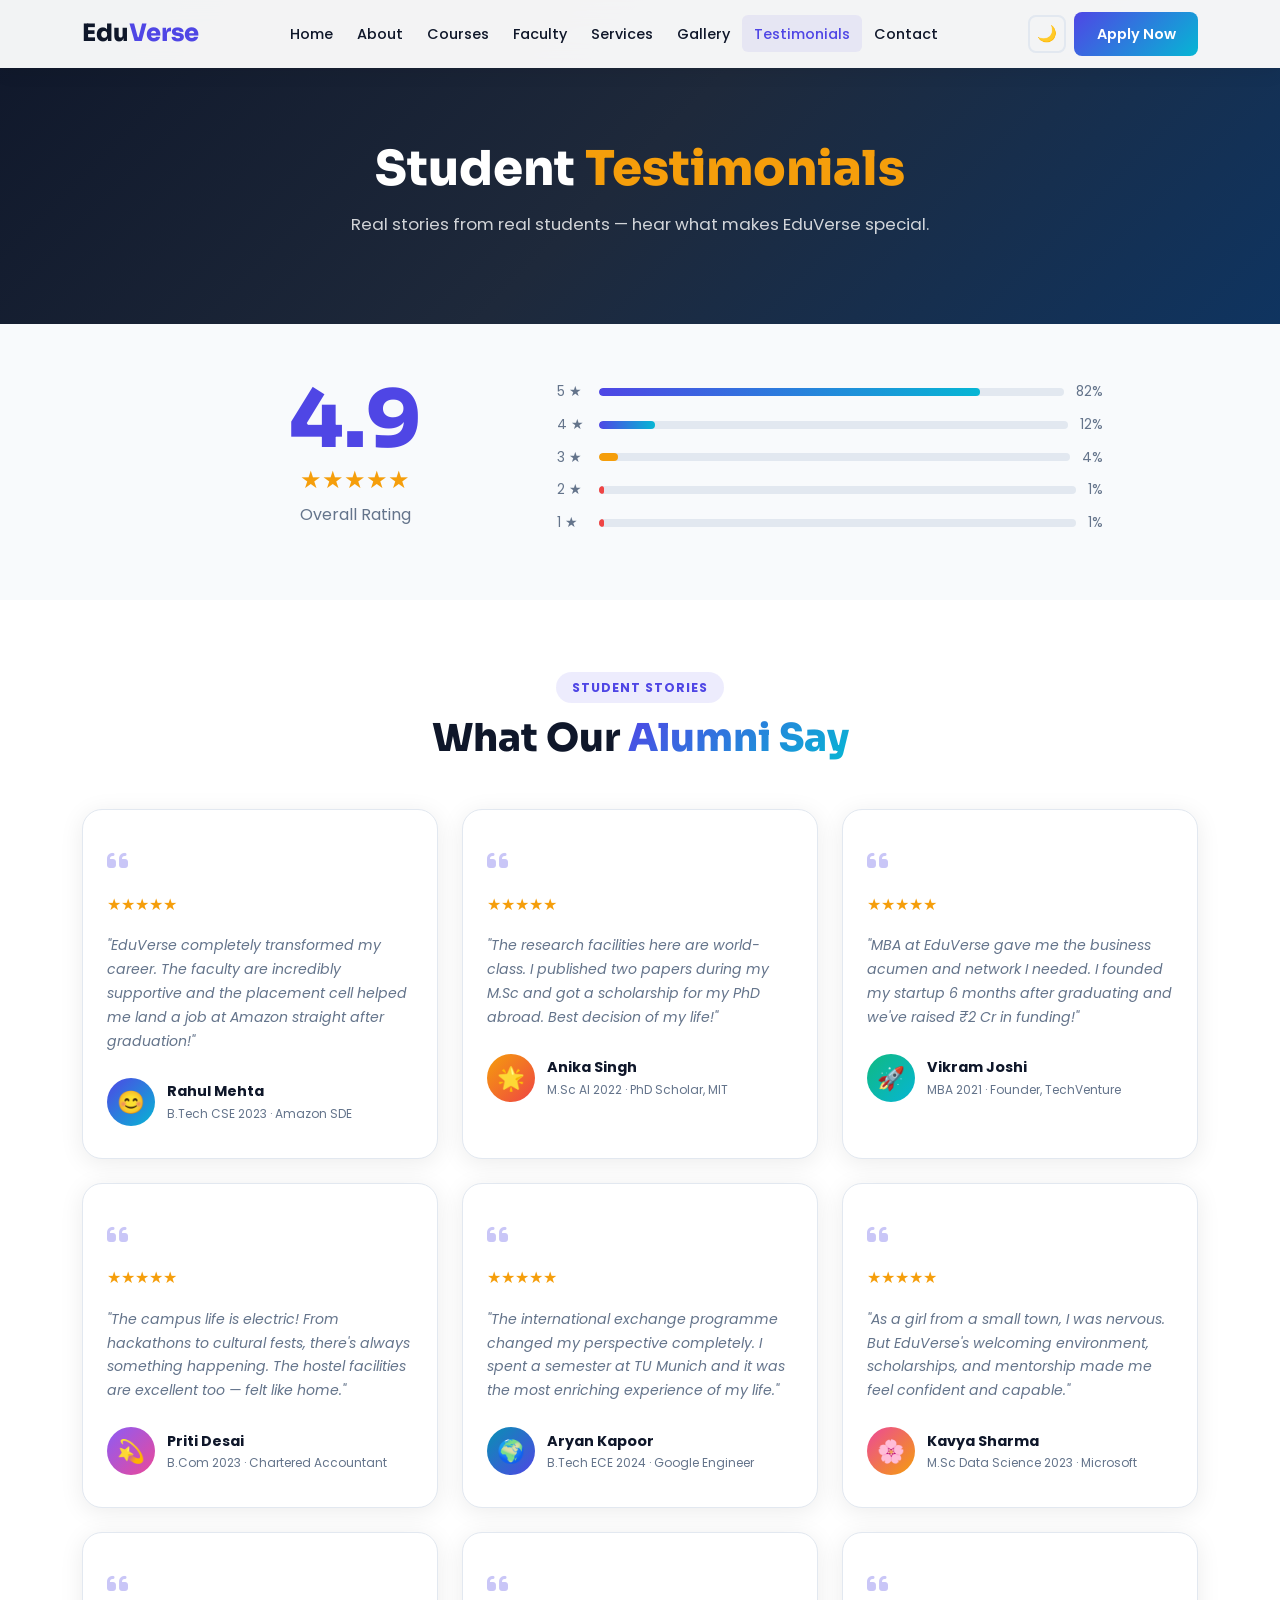
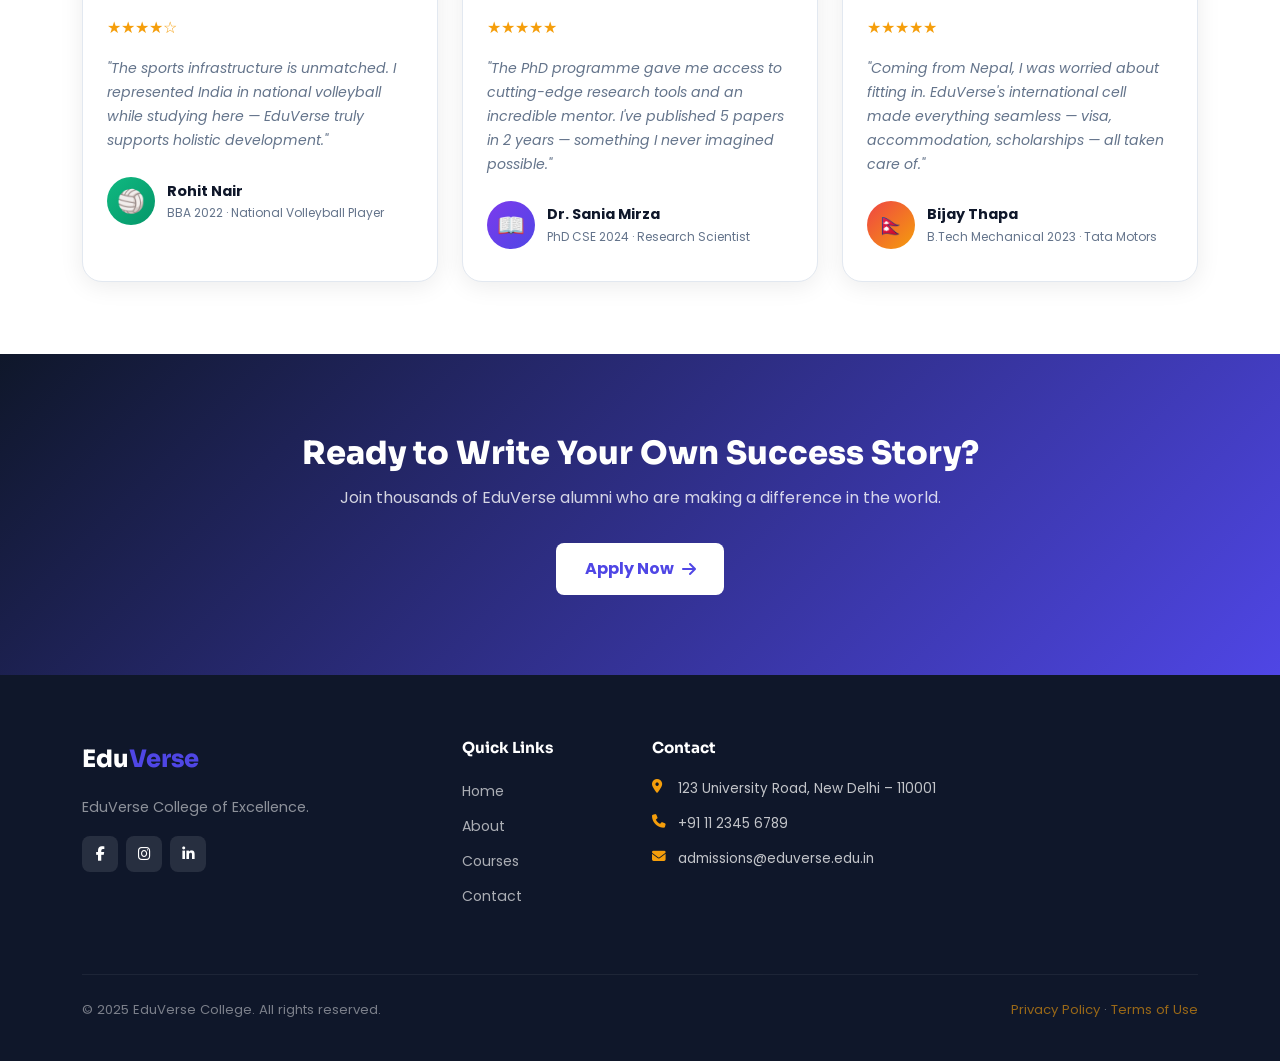
<file: testimonials.html>
<!DOCTYPE html>
<html lang="en" data-theme="light">
<head>
  <meta charset="UTF-8"/>
  <meta name="viewport" content="width=device-width, initial-scale=1.0"/>
  <title>Testimonials – EduVerse College</title>
  <link href="https://fonts.googleapis.com/css2?family=Poppins:wght@300;400;500;600;700&family=Sora:wght@600;700;800&display=swap" rel="stylesheet"/>
  <link href="https://cdn.jsdelivr.net/npm/bootstrap@5.3.3/dist/css/bootstrap.min.css" rel="stylesheet"/>
  <link rel="stylesheet" href="https://cdnjs.cloudflare.com/ajax/libs/font-awesome/6.5.0/css/all.min.css"/>
  <link rel="stylesheet" href="css/style.css"/>
</head>
<body>
  <nav class="navbar navbar-expand-lg ev-navbar">
    <div class="container">
      <a class="ev-logo" href="index.html">Edu<span>Verse</span></a>
      <button class="navbar-toggler ev-toggler" type="button" data-bs-toggle="collapse" data-bs-target="#navMenu">
        <i class="fas fa-bars"></i>
      </button>
      <div class="collapse navbar-collapse" id="navMenu">
        <ul class="navbar-nav mx-auto">
          <li class="nav-item"><a class="nav-link" href="index.html">Home</a></li>
          <li class="nav-item"><a class="nav-link" href="about.html">About</a></li>
          <li class="nav-item"><a class="nav-link" href="courses.html">Courses</a></li>
          <li class="nav-item"><a class="nav-link" href="faculty.html">Faculty</a></li>
          <li class="nav-item"><a class="nav-link" href="services.html">Services</a></li>
          <li class="nav-item"><a class="nav-link" href="gallery.html">Gallery</a></li>
          <li class="nav-item"><a class="nav-link active" href="testimonials.html">Testimonials</a></li>
          <li class="nav-item"><a class="nav-link" href="contact.html">Contact</a></li>
        </ul>
        <div class="d-flex align-items-center gap-2 mt-2 mt-lg-0">
          <button class="ev-dark-toggle" id="darkToggle">🌙</button>
          <a href="contact.html" class="ev-btn-primary">Apply Now</a>
        </div>
      </div>
    </div>
  </nav>

  <section class="ev-page-hero">
    <div class="container text-center">
      <h1>Student <span class="ev-accent">Testimonials</span></h1>
      <p>Real stories from real students — hear what makes EduVerse special.</p>
    </div>
  </section>

  <!-- Rating Summary -->
  <section class="py-5" style="background:var(--ev-light)">
    <div class="container py-2">
      <div class="row g-4 align-items-center justify-content-center">
        <div class="col-md-4 text-center ev-reveal-zoom">
          <div class="ev-rating-big">4.9</div>
          <div style="color:var(--ev-accent);font-size:1.5rem">★★★★★</div>
          <p style="color:var(--ev-gray)">Overall Rating</p>
        </div>
        <div class="col-md-6 ev-reveal">
          <div class="ev-rating-bar-row">
            <span>5 ★</span>
            <div class="ev-rating-bar-track"><div class="ev-rating-bar-fill" style="width:82%"></div></div>
            <span>82%</span>
          </div>
          <div class="ev-rating-bar-row">
            <span>4 ★</span>
            <div class="ev-rating-bar-track"><div class="ev-rating-bar-fill" style="width:12%"></div></div>
            <span>12%</span>
          </div>
          <div class="ev-rating-bar-row">
            <span>3 ★</span>
            <div class="ev-rating-bar-track"><div class="ev-rating-bar-fill" style="width:4%;background:#f59e0b"></div></div>
            <span>4%</span>
          </div>
          <div class="ev-rating-bar-row">
            <span>2 ★</span>
            <div class="ev-rating-bar-track"><div class="ev-rating-bar-fill" style="width:1%;background:#ef4444"></div></div>
            <span>1%</span>
          </div>
          <div class="ev-rating-bar-row">
            <span>1 ★</span>
            <div class="ev-rating-bar-track"><div class="ev-rating-bar-fill" style="width:1%;background:#ef4444"></div></div>
            <span>1%</span>
          </div>
        </div>
      </div>
    </div>
  </section>

  <!-- Testimonials Grid -->
  <section class="py-5">
    <div class="container py-4">
      <div class="text-center mb-5 ev-reveal">
        <span class="ev-badge">Student Stories</span>
        <h2 class="ev-section-title">What Our <span class="ev-gradient-text">Alumni Say</span></h2>
      </div>
      <div class="row g-4">
        <div class="col-md-6 col-lg-4 ev-reveal">
          <div class="ev-testi-card">
            <div class="ev-testi-quote"><i class="fas fa-quote-left"></i></div>
            <div class="ev-stars">★★★★★</div>
            <p>"EduVerse completely transformed my career. The faculty are incredibly supportive and the placement cell helped me land a job at Amazon straight after graduation!"</p>
            <div class="ev-testi-author">
              <div class="ev-testi-avatar" style="background:linear-gradient(135deg,#4f46e5,#06b6d4)">😊</div>
              <div>
                <div class="ev-testi-name">Rahul Mehta</div>
                <div class="ev-testi-role">B.Tech CSE 2023 · Amazon SDE</div>
              </div>
            </div>
          </div>
        </div>
        <div class="col-md-6 col-lg-4 ev-reveal">
          <div class="ev-testi-card">
            <div class="ev-testi-quote"><i class="fas fa-quote-left"></i></div>
            <div class="ev-stars">★★★★★</div>
            <p>"The research facilities here are world-class. I published two papers during my M.Sc and got a scholarship for my PhD abroad. Best decision of my life!"</p>
            <div class="ev-testi-author">
              <div class="ev-testi-avatar" style="background:linear-gradient(135deg,#f59e0b,#ef4444)">🌟</div>
              <div>
                <div class="ev-testi-name">Anika Singh</div>
                <div class="ev-testi-role">M.Sc AI 2022 · PhD Scholar, MIT</div>
              </div>
            </div>
          </div>
        </div>
        <div class="col-md-6 col-lg-4 ev-reveal">
          <div class="ev-testi-card">
            <div class="ev-testi-quote"><i class="fas fa-quote-left"></i></div>
            <div class="ev-stars">★★★★★</div>
            <p>"MBA at EduVerse gave me the business acumen and network I needed. I founded my startup 6 months after graduating and we've raised ₹2 Cr in funding!"</p>
            <div class="ev-testi-author">
              <div class="ev-testi-avatar" style="background:linear-gradient(135deg,#10b981,#06b6d4)">🚀</div>
              <div>
                <div class="ev-testi-name">Vikram Joshi</div>
                <div class="ev-testi-role">MBA 2021 · Founder, TechVenture</div>
              </div>
            </div>
          </div>
        </div>
        <div class="col-md-6 col-lg-4 ev-reveal">
          <div class="ev-testi-card">
            <div class="ev-testi-quote"><i class="fas fa-quote-left"></i></div>
            <div class="ev-stars">★★★★★</div>
            <p>"The campus life is electric! From hackathons to cultural fests, there's always something happening. The hostel facilities are excellent too — felt like home."</p>
            <div class="ev-testi-author">
              <div class="ev-testi-avatar" style="background:linear-gradient(135deg,#8b5cf6,#ec4899)">💫</div>
              <div>
                <div class="ev-testi-name">Priti Desai</div>
                <div class="ev-testi-role">B.Com 2023 · Chartered Accountant</div>
              </div>
            </div>
          </div>
        </div>
        <div class="col-md-6 col-lg-4 ev-reveal">
          <div class="ev-testi-card">
            <div class="ev-testi-quote"><i class="fas fa-quote-left"></i></div>
            <div class="ev-stars">★★★★★</div>
            <p>"The international exchange programme changed my perspective completely. I spent a semester at TU Munich and it was the most enriching experience of my life."</p>
            <div class="ev-testi-author">
              <div class="ev-testi-avatar" style="background:linear-gradient(135deg,#0891b2,#4f46e5)">🌍</div>
              <div>
                <div class="ev-testi-name">Aryan Kapoor</div>
                <div class="ev-testi-role">B.Tech ECE 2024 · Google Engineer</div>
              </div>
            </div>
          </div>
        </div>
        <div class="col-md-6 col-lg-4 ev-reveal">
          <div class="ev-testi-card">
            <div class="ev-testi-quote"><i class="fas fa-quote-left"></i></div>
            <div class="ev-stars">★★★★★</div>
            <p>"As a girl from a small town, I was nervous. But EduVerse's welcoming environment, scholarships, and mentorship made me feel confident and capable."</p>
            <div class="ev-testi-author">
              <div class="ev-testi-avatar" style="background:linear-gradient(135deg,#ec4899,#f59e0b)">🌸</div>
              <div>
                <div class="ev-testi-name">Kavya Sharma</div>
                <div class="ev-testi-role">M.Sc Data Science 2023 · Microsoft</div>
              </div>
            </div>
          </div>
        </div>
        <div class="col-md-6 col-lg-4 ev-reveal">
          <div class="ev-testi-card">
            <div class="ev-testi-quote"><i class="fas fa-quote-left"></i></div>
            <div class="ev-stars">★★★★☆</div>
            <p>"The sports infrastructure is unmatched. I represented India in national volleyball while studying here — EduVerse truly supports holistic development."</p>
            <div class="ev-testi-author">
              <div class="ev-testi-avatar" style="background:linear-gradient(135deg,#10b981,#059669)">🏐</div>
              <div>
                <div class="ev-testi-name">Rohit Nair</div>
                <div class="ev-testi-role">BBA 2022 · National Volleyball Player</div>
              </div>
            </div>
          </div>
        </div>
        <div class="col-md-6 col-lg-4 ev-reveal">
          <div class="ev-testi-card">
            <div class="ev-testi-quote"><i class="fas fa-quote-left"></i></div>
            <div class="ev-stars">★★★★★</div>
            <p>"The PhD programme gave me access to cutting-edge research tools and an incredible mentor. I've published 5 papers in 2 years — something I never imagined possible."</p>
            <div class="ev-testi-author">
              <div class="ev-testi-avatar" style="background:linear-gradient(135deg,#7c3aed,#4f46e5)">📖</div>
              <div>
                <div class="ev-testi-name">Dr. Sania Mirza</div>
                <div class="ev-testi-role">PhD CSE 2024 · Research Scientist</div>
              </div>
            </div>
          </div>
        </div>
        <div class="col-md-6 col-lg-4 ev-reveal">
          <div class="ev-testi-card">
            <div class="ev-testi-quote"><i class="fas fa-quote-left"></i></div>
            <div class="ev-stars">★★★★★</div>
            <p>"Coming from Nepal, I was worried about fitting in. EduVerse's international cell made everything seamless — visa, accommodation, scholarships — all taken care of."</p>
            <div class="ev-testi-author">
              <div class="ev-testi-avatar" style="background:linear-gradient(135deg,#ef4444,#f59e0b)">🇳🇵</div>
              <div>
                <div class="ev-testi-name">Bijay Thapa</div>
                <div class="ev-testi-role">B.Tech Mechanical 2023 · Tata Motors</div>
              </div>
            </div>
          </div>
        </div>
      </div>
    </div>
  </section>

  <section class="ev-cta-section">
    <div class="container text-center ev-reveal-zoom">
      <h2>Ready to Write Your Own Success Story?</h2>
      <p>Join thousands of EduVerse alumni who are making a difference in the world.</p>
      <a href="contact.html" class="ev-btn-white mt-3">Apply Now <i class="fas fa-arrow-right"></i></a>
    </div>
  </section>

  <footer class="ev-footer">
    <div class="container">
      <div class="row g-4">
        <div class="col-lg-4 col-md-6">
          <a href="index.html" class="ev-logo" style="color:#fff">Edu<span>Verse</span></a>
          <p class="mt-3" style="opacity:.7;font-size:.9rem">EduVerse College of Excellence.</p>
          <div class="d-flex gap-2 mt-3">
            <a href="#" class="ev-social"><i class="fab fa-facebook-f"></i></a>
            <a href="#" class="ev-social"><i class="fab fa-instagram"></i></a>
            <a href="#" class="ev-social"><i class="fab fa-linkedin-in"></i></a>
          </div>
        </div>
        <div class="col-lg-2 col-6">
          <h5 class="ev-footer-heading">Quick Links</h5>
          <ul class="ev-footer-links">
            <li><a href="index.html">Home</a></li>
            <li><a href="about.html">About</a></li>
            <li><a href="courses.html">Courses</a></li>
            <li><a href="contact.html">Contact</a></li>
          </ul>
        </div>
        <div class="col-lg-4 col-md-6">
          <h5 class="ev-footer-heading">Contact</h5>
          <ul class="ev-footer-contact">
            <li><i class="fas fa-map-marker-alt"></i><span>123 University Road, New Delhi – 110001</span></li>
            <li><i class="fas fa-phone"></i><span>+91 11 2345 6789</span></li>
            <li><i class="fas fa-envelope"></i><span>admissions@eduverse.edu.in</span></li>
          </ul>
        </div>
      </div>
      <div class="ev-footer-bottom">
        <p>© 2025 EduVerse College. All rights reserved.</p>
        <p><a href="#">Privacy Policy</a> · <a href="#">Terms of Use</a></p>
      </div>
    </div>
  </footer>
  <button id="back-to-top" class="ev-btt"><i class="fas fa-chevron-up"></i></button>
  <script src="https://cdn.jsdelivr.net/npm/bootstrap@5.3.3/dist/js/bootstrap.bundle.min.js"></script>
  <script src="js/script.js"></script>
</body>
</html>
</file>
<file: css/style.css>
/* ══════════════════════════════════════
   EduVerse College – Shared Stylesheet
   Bootstrap 5 + Custom CSS
══════════════════════════════════════ */

/* ── CSS Variables ── */
:root {
  --ev-primary: #4f46e5;
  --ev-primary-dark: #3730a3;
  --ev-secondary: #06b6d4;
  --ev-accent: #f59e0b;
  --ev-dark: #0f172a;
  --ev-light: #f8fafc;
  --ev-gray: #64748b;
  --ev-gray-light: #e2e8f0;
  --ev-radius: 12px;
  --ev-radius-lg: 20px;
  --ev-shadow: 0 4px 24px rgba(0,0,0,0.08);
  --ev-shadow-lg: 0 8px 40px rgba(0,0,0,0.14);
  --ev-transition: all 0.3s ease;
  --ev-font: 'Poppins', sans-serif;
  --ev-font-heading: 'Sora', sans-serif;
  /* Theme tokens */
  --ev-bg: #ffffff;
  --ev-text: #0f172a;
  --ev-card-bg: #ffffff;
  --ev-nav-bg: rgba(255,255,255,0.95);
}
[data-theme="dark"] {
  --ev-bg: #0f172a;
  --ev-text: #f1f5f9;
  --ev-card-bg: #1e293b;
  --ev-nav-bg: rgba(15,23,42,0.97);
  --ev-light: #1e293b;
  --ev-gray-light: #334155;
  --ev-gray: #94a3b8;
  --ev-shadow: 0 4px 24px rgba(0,0,0,0.3);
}

/* ── Base ── */
*, *::before, *::after { box-sizing: border-box; margin: 0; padding: 0; }
html { scroll-behavior: smooth; }
body {
  font-family: var(--ev-font);
  background: var(--ev-bg);
  color: var(--ev-text);
  line-height: 1.7;
  transition: var(--ev-transition);
}
h1,h2,h3,h4,h5 { font-family: var(--ev-font-heading); }
a { text-decoration: none; color: inherit; }
img { max-width: 100%; }

/* ── Navbar ── */
.ev-navbar {
  position: fixed; top: 0; left: 0; right: 0; z-index: 1000;
  background: var(--ev-nav-bg);
  backdrop-filter: blur(12px);
  box-shadow: 0 2px 20px rgba(0,0,0,0.08);
  padding: 0.75rem 0;
  transition: var(--ev-transition);
}
.ev-logo {
  font-family: var(--ev-font-heading);
  font-size: 1.5rem; font-weight: 800;
  color: var(--ev-text);
}
.ev-logo span { color: var(--ev-primary); }
.ev-navbar .nav-link {
  color: var(--ev-text) !important;
  font-weight: 500; font-size: 0.9rem;
  padding: 0.4rem 0.75rem !important;
  border-radius: 6px;
  transition: var(--ev-transition);
}
.ev-navbar .nav-link:hover,
.ev-navbar .nav-link.active {
  color: var(--ev-primary) !important;
  background: rgba(79,70,229,0.08);
}
.ev-dark-toggle {
  background: none;
  border: 2px solid var(--ev-gray-light);
  border-radius: 8px; width: 38px; height: 38px;
  cursor: pointer; font-size: 1rem;
  transition: var(--ev-transition);
  color: var(--ev-text);
}
.ev-dark-toggle:hover { border-color: var(--ev-primary); }
.ev-toggler {
  border: none !important;
  outline: none !important;
  box-shadow: none !important;
  color: var(--ev-text);
}

/* ── Buttons ── */
.ev-btn-primary {
  background: linear-gradient(135deg, var(--ev-primary), var(--ev-secondary));
  color: #fff; border: none;
  padding: 0.6rem 1.4rem; border-radius: 8px;
  font-weight: 600; font-size: 0.9rem;
  transition: var(--ev-transition);
  display: inline-flex; align-items: center; gap: 0.4rem;
  cursor: pointer; font-family: var(--ev-font);
}
.ev-btn-primary:hover {
  transform: translateY(-2px);
  box-shadow: 0 6px 20px rgba(79,70,229,0.35);
  color: #fff;
}
.ev-btn-sm { padding: 0.4rem 1rem !important; font-size: 0.82rem !important; }
.ev-btn-outline {
  background: transparent; color: var(--ev-text);
  border: 2px solid var(--ev-gray-light);
  padding: 0.6rem 1.4rem; border-radius: 8px;
  font-weight: 600; font-size: 0.9rem;
  transition: var(--ev-transition);
  display: inline-flex; align-items: center; gap: 0.4rem;
  cursor: pointer;
}
.ev-btn-outline:hover { border-color: var(--ev-primary); color: var(--ev-primary); }
.ev-btn-white {
  background: #fff; color: var(--ev-primary); border: none;
  padding: 0.75rem 1.8rem; border-radius: 8px;
  font-weight: 700; font-size: 1rem;
  transition: var(--ev-transition);
  display: inline-flex; align-items: center; gap: 0.5rem;
  cursor: pointer;
}
.ev-btn-white:hover {
  transform: translateY(-3px);
  box-shadow: 0 8px 25px rgba(0,0,0,0.2);
  color: var(--ev-primary);
}

/* ── Page Hero ── */
.ev-page-hero {
  background: linear-gradient(135deg, #0f172a 0%, #1e293b 50%, #0f3460 100%);
  padding: 140px 0 70px;
  color: #fff;
}
.ev-page-hero h1 {
  font-size: clamp(2rem, 4vw, 3rem);
  font-weight: 800; margin-bottom: 0.75rem;
}
.ev-page-hero p { opacity: 0.8; font-size: 1.05rem; }
.ev-accent { color: var(--ev-accent); }

/* Breadcrumb */
.ev-breadcrumb { background: none; margin-bottom: 1rem; }
.ev-breadcrumb .breadcrumb-item a { color: rgba(255,255,255,0.65); font-size: 0.85rem; }
.ev-breadcrumb .breadcrumb-item.active { color: var(--ev-accent); font-size: 0.85rem; }
.ev-breadcrumb .breadcrumb-item + .breadcrumb-item::before { color: rgba(255,255,255,0.4); }

/* ── Section Helpers ── */
.ev-badge {
  display: inline-block;
  background: rgba(79,70,229,0.1);
  color: var(--ev-primary);
  font-size: 0.78rem; font-weight: 700;
  padding: 0.3rem 1rem; border-radius: 50px;
  letter-spacing: 0.08em; text-transform: uppercase;
  margin-bottom: 0.75rem;
}
.ev-section-title {
  font-size: clamp(1.6rem, 3.5vw, 2.4rem);
  font-weight: 800; margin-bottom: 1rem;
  color: var(--ev-text);
}
.ev-gradient-text {
  background: linear-gradient(135deg, var(--ev-primary), var(--ev-secondary));
  -webkit-background-clip: text;
  -webkit-text-fill-color: transparent;
  background-clip: text;
}
.ev-section-desc {
  color: var(--ev-gray); font-size: 1rem;
  max-width: 600px; margin: 0 auto;
}

/* ── Reveal Animations ── */
.ev-reveal { opacity: 0; transform: translateY(30px); transition: all 0.7s ease; }
.ev-reveal.visible { opacity: 1; transform: translateY(0); }
.ev-reveal-zoom { opacity: 0; transform: scale(0.9); transition: all 0.6s ease; }
.ev-reveal-zoom.visible { opacity: 1; transform: scale(1); }
.ev-reveal-left { opacity: 0; transform: translateX(-40px); transition: all 0.7s ease; }
.ev-reveal-left.visible { opacity: 1; transform: translateX(0); }
.ev-reveal-right { opacity: 0; transform: translateX(40px); transition: all 0.7s ease; }
.ev-reveal-right.visible { opacity: 1; transform: translateX(0); }

/* ── CTA Section ── */
.ev-cta-section {
  background: linear-gradient(135deg, var(--ev-dark) 0%, var(--ev-primary) 100%);
  padding: 5rem 0; text-align: center; color: #fff;
}
.ev-cta-section h2 { font-size: clamp(1.5rem, 3vw, 2rem); font-weight: 800; margin-bottom: 0.75rem; }
.ev-cta-section p { opacity: 0.8; font-size: 1rem; }

/* ── Stats Bar ── */
.ev-stats-bar { background: linear-gradient(135deg, var(--ev-primary), var(--ev-secondary)); }
.ev-stat-mini {
  padding: 1.5rem 1rem; color: #fff; text-align: center;
  font-family: var(--ev-font-heading); font-size: 2rem; font-weight: 800;
}
.ev-stat-mini div { font-size: 0.82rem; opacity: 0.8; margin-top: 0.25rem; font-family: var(--ev-font); font-weight: 400; }

/* ── Campus Placeholder ── */
.ev-campus-img {
  width: 100%; min-height: 380px;
  background: linear-gradient(135deg, #1e293b, #0f3460);
  border-radius: var(--ev-radius-lg);
  display: flex; flex-direction: column;
  align-items: center; justify-content: center;
  color: #fff; position: relative; overflow: hidden;
  font-size: 6rem;
}

/* ── Mini Stats ── */
.ev-mini-stat {
  background: var(--ev-card-bg);
  border: 1px solid var(--ev-gray-light);
  border-radius: var(--ev-radius);
  padding: 1rem; text-align: center;
  box-shadow: var(--ev-shadow);
}
.ev-mini-num {
  font-family: var(--ev-font-heading);
  font-size: 1.5rem; font-weight: 800;
  color: var(--ev-primary);
}
.ev-mini-label { font-size: 0.78rem; color: var(--ev-gray); margin-top: 0.2rem; }

/* ── MVV Cards ── */
.ev-mvv-card {
  padding: 2rem 1.5rem; border-radius: var(--ev-radius-lg);
  text-align: center; height: 100%;
  transition: var(--ev-transition);
}
.ev-mvv-card:hover { transform: translateY(-6px); }
.ev-mvv-mission { background: linear-gradient(135deg, rgba(79,70,229,0.08), rgba(6,182,212,0.08)); border: 1px solid rgba(79,70,229,0.2); }
.ev-mvv-vision  { background: linear-gradient(135deg, rgba(245,158,11,0.08), rgba(239,68,68,0.08)); border: 1px solid rgba(245,158,11,0.2); }
.ev-mvv-values  { background: linear-gradient(135deg, rgba(16,185,129,0.08), rgba(6,182,212,0.08)); border: 1px solid rgba(16,185,129,0.2); }
.ev-mvv-icon {
  width: 64px; height: 64px; border-radius: 16px;
  background: linear-gradient(135deg, var(--ev-primary), var(--ev-secondary));
  display: flex; align-items: center; justify-content: center;
  font-size: 1.5rem; color: #fff; margin: 0 auto 1.25rem;
}
.ev-mvv-card h3 { font-size: 1.1rem; font-weight: 700; margin-bottom: 0.75rem; color: var(--ev-text); }
.ev-mvv-card p { color: var(--ev-gray); font-size: 0.9rem; }

/* ── Timeline ── */
.ev-timeline { position: relative; padding-left: 2rem; }
.ev-timeline::before {
  content: ''; position: absolute;
  left: 10px; top: 0; bottom: 0;
  width: 2px; background: var(--ev-gray-light);
}
.ev-timeline-item { position: relative; padding-left: 2rem; margin-bottom: 2rem; }
.ev-timeline-dot {
  position: absolute; left: -1.65rem; top: 4px;
  width: 16px; height: 16px; border-radius: 50%;
  background: linear-gradient(135deg, var(--ev-primary), var(--ev-secondary));
  border: 3px solid var(--ev-bg);
  box-shadow: 0 0 0 2px var(--ev-primary);
}
.ev-timeline-year {
  display: inline-block; background: linear-gradient(135deg, var(--ev-primary), var(--ev-secondary));
  color: #fff; font-size: 0.78rem; font-weight: 700;
  padding: 0.2rem 0.75rem; border-radius: 50px; margin-bottom: 0.4rem;
}
.ev-timeline-content h4 { font-size: 1rem; font-weight: 700; color: var(--ev-text); }
.ev-timeline-content p { color: var(--ev-gray); font-size: 0.88rem; }

/* ── Leader Cards ── */
.ev-leader-card {
  background: var(--ev-card-bg); border-radius: var(--ev-radius-lg);
  box-shadow: var(--ev-shadow); border: 1px solid var(--ev-gray-light);
  padding: 1.5rem; text-align: center;
  transition: var(--ev-transition); height: 100%;
}
.ev-leader-card:hover { transform: translateY(-6px); box-shadow: var(--ev-shadow-lg); }
.ev-leader-img {
  width: 90px; height: 90px; border-radius: 50%;
  display: flex; align-items: center; justify-content: center;
  font-size: 3rem; margin: 0 auto 1rem;
}
.ev-leader-card h4 { font-size: 1rem; font-weight: 700; color: var(--ev-text); }
.ev-leader-role { color: var(--ev-primary); font-size: 0.8rem; font-weight: 600; margin: 0.25rem 0 0.5rem; }
.ev-leader-card p { color: var(--ev-gray); font-size: 0.82rem; }

/* ── Accreditation Cards ── */
.ev-accred-card {
  background: var(--ev-card-bg); border-radius: var(--ev-radius-lg);
  padding: 1.5rem; box-shadow: var(--ev-shadow);
  border: 1px solid var(--ev-gray-light);
  transition: var(--ev-transition);
}
.ev-accred-card:hover { transform: translateY(-4px); border-color: var(--ev-primary); }
.ev-accred-card h5 { font-size: 1rem; font-weight: 700; color: var(--ev-text); margin: 0.75rem 0 0.25rem; }
.ev-accred-card p { color: var(--ev-gray); font-size: 0.82rem; }

/* ── Course Cards ── */
.ev-course-card {
  background: var(--ev-card-bg); border-radius: var(--ev-radius-lg);
  box-shadow: var(--ev-shadow); border: 1px solid var(--ev-gray-light);
  transition: var(--ev-transition); overflow: hidden;
  display: flex; flex-direction: column; height: 100%;
}
.ev-course-card:hover { transform: translateY(-6px); box-shadow: var(--ev-shadow-lg); }
.ev-course-img {
  height: 160px; position: relative;
  display: flex; align-items: center; justify-content: center;
  font-size: 4rem; overflow: hidden;
}
.ev-course-badge {
  position: absolute; top: 12px; left: 12px;
  background: var(--ev-primary); color: #fff;
  padding: 0.2rem 0.75rem; border-radius: 50px;
  font-size: 0.72rem; font-weight: 700;
}
.ev-course-body { padding: 1.25rem; flex: 1; }
.ev-course-body h3 { font-size: 0.95rem; font-weight: 700; margin-bottom: 0.75rem; color: var(--ev-text); }
.ev-course-meta { display: flex; flex-wrap: wrap; gap: 0.5rem; margin-bottom: 0.75rem; }
.ev-course-meta span { font-size: 0.78rem; color: var(--ev-gray); display: flex; align-items: center; gap: 0.3rem; }
.ev-course-meta .fa-star { color: var(--ev-accent); }
.ev-course-body p { color: var(--ev-gray); font-size: 0.85rem; }
.ev-course-footer {
  display: flex; justify-content: space-between; align-items: center;
  padding: 1rem 1.25rem; border-top: 1px solid var(--ev-gray-light);
}
.ev-price { font-family: var(--ev-font-heading); font-weight: 800; color: var(--ev-primary); font-size: 1rem; }
.ev-price small { color: var(--ev-gray); font-size: 0.75rem; font-weight: 400; }

/* ── Filter Buttons ── */
.ev-filter-btn {
  background: var(--ev-card-bg); color: var(--ev-text);
  border: 2px solid var(--ev-gray-light); border-radius: 8px;
  padding: 0.45rem 1.1rem; font-size: 0.85rem; font-weight: 600;
  cursor: pointer; transition: var(--ev-transition);
}
.ev-filter-btn:hover,
.ev-filter-btn.active {
  background: var(--ev-primary); color: #fff; border-color: var(--ev-primary);
}

/* ── Faculty Cards ── */
.ev-faculty-card {
  background: var(--ev-card-bg); border-radius: var(--ev-radius-lg);
  box-shadow: var(--ev-shadow); border: 1px solid var(--ev-gray-light);
  transition: var(--ev-transition); overflow: hidden; height: 100%;
}
.ev-faculty-card:hover { transform: translateY(-6px); box-shadow: var(--ev-shadow-lg); }
.ev-fac-img {
  height: 180px; position: relative;
  display: flex; align-items: center; justify-content: center;
  font-size: 5rem; overflow: hidden;
}
.ev-fac-overlay {
  position: absolute; inset: 0;
  background: rgba(79,70,229,0.88);
  display: flex; align-items: center; justify-content: center; gap: 1rem;
  opacity: 0; transition: var(--ev-transition);
}
.ev-faculty-card:hover .ev-fac-overlay { opacity: 1; }
.ev-social-sm { color: #fff; font-size: 1.2rem; transition: var(--ev-transition); }
.ev-social-sm:hover { color: var(--ev-accent); }
.ev-fac-body { padding: 1.25rem; text-align: center; }
.ev-fac-body h4 { font-size: 1rem; font-weight: 700; color: var(--ev-text); }
.ev-fac-dept { color: var(--ev-primary); font-size: 0.78rem; font-weight: 600; margin: 0.25rem 0 0.5rem; }
.ev-fac-body p { color: var(--ev-gray); font-size: 0.82rem; }
.ev-fac-tags { display: flex; flex-wrap: wrap; gap: 0.3rem; justify-content: center; margin-top: 0.75rem; }
.ev-fac-tags span {
  background: rgba(79,70,229,0.1); color: var(--ev-primary);
  font-size: 0.7rem; font-weight: 600;
  padding: 0.15rem 0.6rem; border-radius: 50px;
}

/* ── Service Cards ── */
.ev-service-card {
  background: var(--ev-card-bg); border-radius: var(--ev-radius-lg);
  padding: 2rem 1.5rem; box-shadow: var(--ev-shadow);
  border: 1px solid var(--ev-gray-light);
  transition: var(--ev-transition); height: 100%;
}
.ev-service-card:hover { transform: translateY(-6px); box-shadow: var(--ev-shadow-lg); border-color: var(--ev-primary); }
.ev-service-icon {
  width: 60px; height: 60px; border-radius: 14px;
  display: flex; align-items: center; justify-content: center;
  font-size: 1.4rem; color: #fff; margin-bottom: 1.25rem;
}
.ev-service-card h3 { font-size: 1.05rem; font-weight: 700; color: var(--ev-text); margin-bottom: 0.6rem; }
.ev-service-card > p { color: var(--ev-gray); font-size: 0.88rem; margin-bottom: 1rem; }
.ev-service-list { list-style: none; padding: 0; }
.ev-service-list li { display: flex; gap: 0.5rem; align-items: flex-start; font-size: 0.85rem; color: var(--ev-gray); margin-bottom: 0.4rem; }
.ev-service-list .fa-check { color: var(--ev-primary); margin-top: 3px; font-size: 0.75rem; flex-shrink: 0; }

/* ── Gallery Cards ── */
.ev-gallery-card {
  border-radius: var(--ev-radius); overflow: hidden;
  cursor: pointer; position: relative;
  transition: var(--ev-transition);
}
.ev-gallery-card:hover { transform: scale(1.03); box-shadow: var(--ev-shadow-lg); }
.ev-gallery-overlay {
  position: absolute; inset: 0;
  background: rgba(79,70,229,0.85);
  display: flex; align-items: center; justify-content: center;
  opacity: 0; transition: var(--ev-transition);
  color: #fff; font-weight: 600; font-size: 0.9rem; text-align: center; padding: 1rem;
}
.ev-gallery-card:hover .ev-gallery-overlay { opacity: 1; }

/* ── Testimonial Cards ── */
.ev-testi-card {
  background: var(--ev-card-bg); border-radius: var(--ev-radius-lg);
  padding: 2rem 1.5rem; box-shadow: var(--ev-shadow);
  border: 1px solid var(--ev-gray-light);
  transition: var(--ev-transition); height: 100%; position: relative;
}
.ev-testi-card:hover { transform: translateY(-5px); box-shadow: var(--ev-shadow-lg); }
.ev-testi-quote { color: var(--ev-primary); font-size: 1.5rem; opacity: 0.3; margin-bottom: 0.5rem; }
.ev-stars { color: var(--ev-accent); font-size: 1rem; margin-bottom: 1rem; }
.ev-testi-card > p { color: var(--ev-gray); font-size: 0.88rem; font-style: italic; margin-bottom: 1.5rem; line-height: 1.7; }
.ev-testi-author { display: flex; align-items: center; gap: 0.75rem; }
.ev-testi-avatar { width: 48px; height: 48px; border-radius: 50%; display: flex; align-items: center; justify-content: center; font-size: 1.4rem; flex-shrink: 0; }
.ev-testi-name { font-weight: 700; font-size: 0.9rem; color: var(--ev-text); }
.ev-testi-role { font-size: 0.75rem; color: var(--ev-gray); }

/* ── Rating Bars ── */
.ev-rating-big {
  font-family: var(--ev-font-heading);
  font-size: 5rem; font-weight: 800;
  color: var(--ev-primary); line-height: 1;
}
.ev-rating-bar-row { display: flex; align-items: center; gap: 0.75rem; margin-bottom: 0.6rem; font-size: 0.85rem; color: var(--ev-gray); }
.ev-rating-bar-row > span:first-child { width: 30px; flex-shrink: 0; }
.ev-rating-bar-track { flex: 1; height: 8px; background: var(--ev-gray-light); border-radius: 4px; overflow: hidden; }
.ev-rating-bar-fill { height: 100%; background: linear-gradient(90deg, var(--ev-primary), var(--ev-secondary)); border-radius: 4px; transition: width 1s ease; }

/* ── Contact Form ── */
.ev-contact-form label { display: block; font-size: 0.85rem; font-weight: 600; color: var(--ev-text); margin-bottom: 0.3rem; }
.ev-contact-form input,
.ev-contact-form select,
.ev-contact-form textarea {
  width: 100%; padding: 0.65rem 1rem;
  border: 2px solid var(--ev-gray-light); border-radius: 8px;
  font-family: var(--ev-font); font-size: 0.9rem;
  background: var(--ev-bg); color: var(--ev-text);
  transition: var(--ev-transition); outline: none;
}
.ev-contact-form input:focus,
.ev-contact-form select:focus,
.ev-contact-form textarea:focus { border-color: var(--ev-primary); box-shadow: 0 0 0 3px rgba(79,70,229,0.1); }

/* Contact Info Cards */
.ev-contact-info-card {
  background: var(--ev-card-bg); border-radius: var(--ev-radius-lg);
  padding: 1.5rem; box-shadow: var(--ev-shadow); border: 1px solid var(--ev-gray-light);
  text-align: center; transition: var(--ev-transition); height: 100%;
}
.ev-contact-info-card:hover { transform: translateY(-4px); border-color: var(--ev-primary); }
.ev-contact-icon {
  width: 56px; height: 56px; border-radius: 14px;
  display: flex; align-items: center; justify-content: center;
  font-size: 1.3rem; color: #fff; margin: 0 auto 1rem;
}
.ev-contact-info-card h4 { font-size: 0.95rem; font-weight: 700; color: var(--ev-text); margin-bottom: 0.4rem; }
.ev-contact-info-card p { color: var(--ev-gray); font-size: 0.85rem; }

/* Dept Cards */
.ev-dept-card {
  background: var(--ev-card-bg); border: 1px solid var(--ev-gray-light);
  border-radius: var(--ev-radius); padding: 0.85rem;
  display: flex; gap: 0.75rem; align-items: flex-start;
  font-size: 0.82rem;
}
.ev-dept-card i { font-size: 1.1rem; margin-top: 2px; }
.ev-dept-card strong { display: block; font-size: 0.85rem; color: var(--ev-text); }
.ev-dept-card p { margin: 0; color: var(--ev-gray); }

/* Form Success */
.ev-form-success {
  background: rgba(16,185,129,0.1); border: 1px solid #10b981;
  color: #10b981; border-radius: 8px; padding: 0.85rem 1.25rem;
  font-size: 0.9rem; font-weight: 600; display: flex; align-items: center; gap: 0.5rem;
}

/* Accordion */
.ev-accordion .accordion-item {
  background: var(--ev-card-bg); border: 1px solid var(--ev-gray-light);
  border-radius: var(--ev-radius) !important; margin-bottom: 0.75rem; overflow: hidden;
}
.ev-accordion .accordion-button {
  background: var(--ev-card-bg); color: var(--ev-text);
  font-weight: 600; font-size: 0.95rem;
  box-shadow: none !important;
}
.ev-accordion .accordion-button:not(.collapsed) {
  color: var(--ev-primary); background: rgba(79,70,229,0.06);
}
.ev-accordion .accordion-button::after { filter: none; }
.ev-accordion .accordion-body { color: var(--ev-gray); font-size: 0.9rem; }

/* ── Footer ── */
.ev-footer {
  background: var(--ev-dark); color: rgba(255,255,255,0.75);
  padding: 4rem 0 0;
}
.ev-footer-heading { color: #fff; font-weight: 700; font-size: 0.95rem; margin-bottom: 1.25rem; }
.ev-footer-links { list-style: none; padding: 0; }
.ev-footer-links li { margin-bottom: 0.5rem; }
.ev-footer-links a { color: rgba(255,255,255,0.65); font-size: 0.88rem; transition: var(--ev-transition); }
.ev-footer-links a:hover { color: var(--ev-accent); padding-left: 4px; }
.ev-footer-contact { list-style: none; padding: 0; }
.ev-footer-contact li { display: flex; gap: 0.75rem; align-items: flex-start; margin-bottom: 0.75rem; font-size: 0.85rem; }
.ev-footer-contact i { color: var(--ev-accent); margin-top: 3px; width: 14px; flex-shrink: 0; }
.ev-social {
  width: 36px; height: 36px; border-radius: 8px;
  background: rgba(255,255,255,0.1); color: #fff;
  display: flex; align-items: center; justify-content: center;
  font-size: 0.9rem; transition: var(--ev-transition);
}
.ev-social:hover { background: var(--ev-primary); color: #fff; transform: translateY(-2px); }
.ev-footer-bottom {
  border-top: 1px solid rgba(255,255,255,0.1);
  padding: 1.5rem 0; margin-top: 3rem;
  display: flex; flex-wrap: wrap;
  justify-content: space-between; gap: 0.5rem;
  font-size: 0.82rem; opacity: 0.6;
}
.ev-footer-bottom a { color: var(--ev-accent); }

/* ── Back to Top ── */
.ev-btt {
  position: fixed; bottom: 2rem; right: 2rem; z-index: 999;
  width: 42px; height: 42px; border-radius: 10px;
  background: var(--ev-primary); color: #fff; border: none;
  font-size: 1rem; cursor: pointer; box-shadow: var(--ev-shadow);
  transition: var(--ev-transition); opacity: 0; pointer-events: none;
  display: flex; align-items: center; justify-content: center;
}
.ev-btt.show { opacity: 1; pointer-events: auto; }
.ev-btt:hover { transform: translateY(-3px); }

/* ── Responsive ── */
@media (max-width: 991px) {
  .ev-navbar .navbar-collapse { padding: 1rem 0; }
  .ev-navbar .navbar-nav { gap: 0.25rem; }
}
@media (max-width: 768px) {
  .ev-page-hero { padding: 120px 0 50px; }
  .ev-footer-bottom { flex-direction: column; align-items: center; text-align: center; }
  .ev-timeline { padding-left: 1.5rem; }
  .ev-rating-big { font-size: 3.5rem; }
}
@media (max-width: 576px) {
  .ev-section-title { font-size: 1.5rem; }
  .ev-course-footer { flex-direction: column; gap: 0.75rem; align-items: flex-start; }
}
</file>
